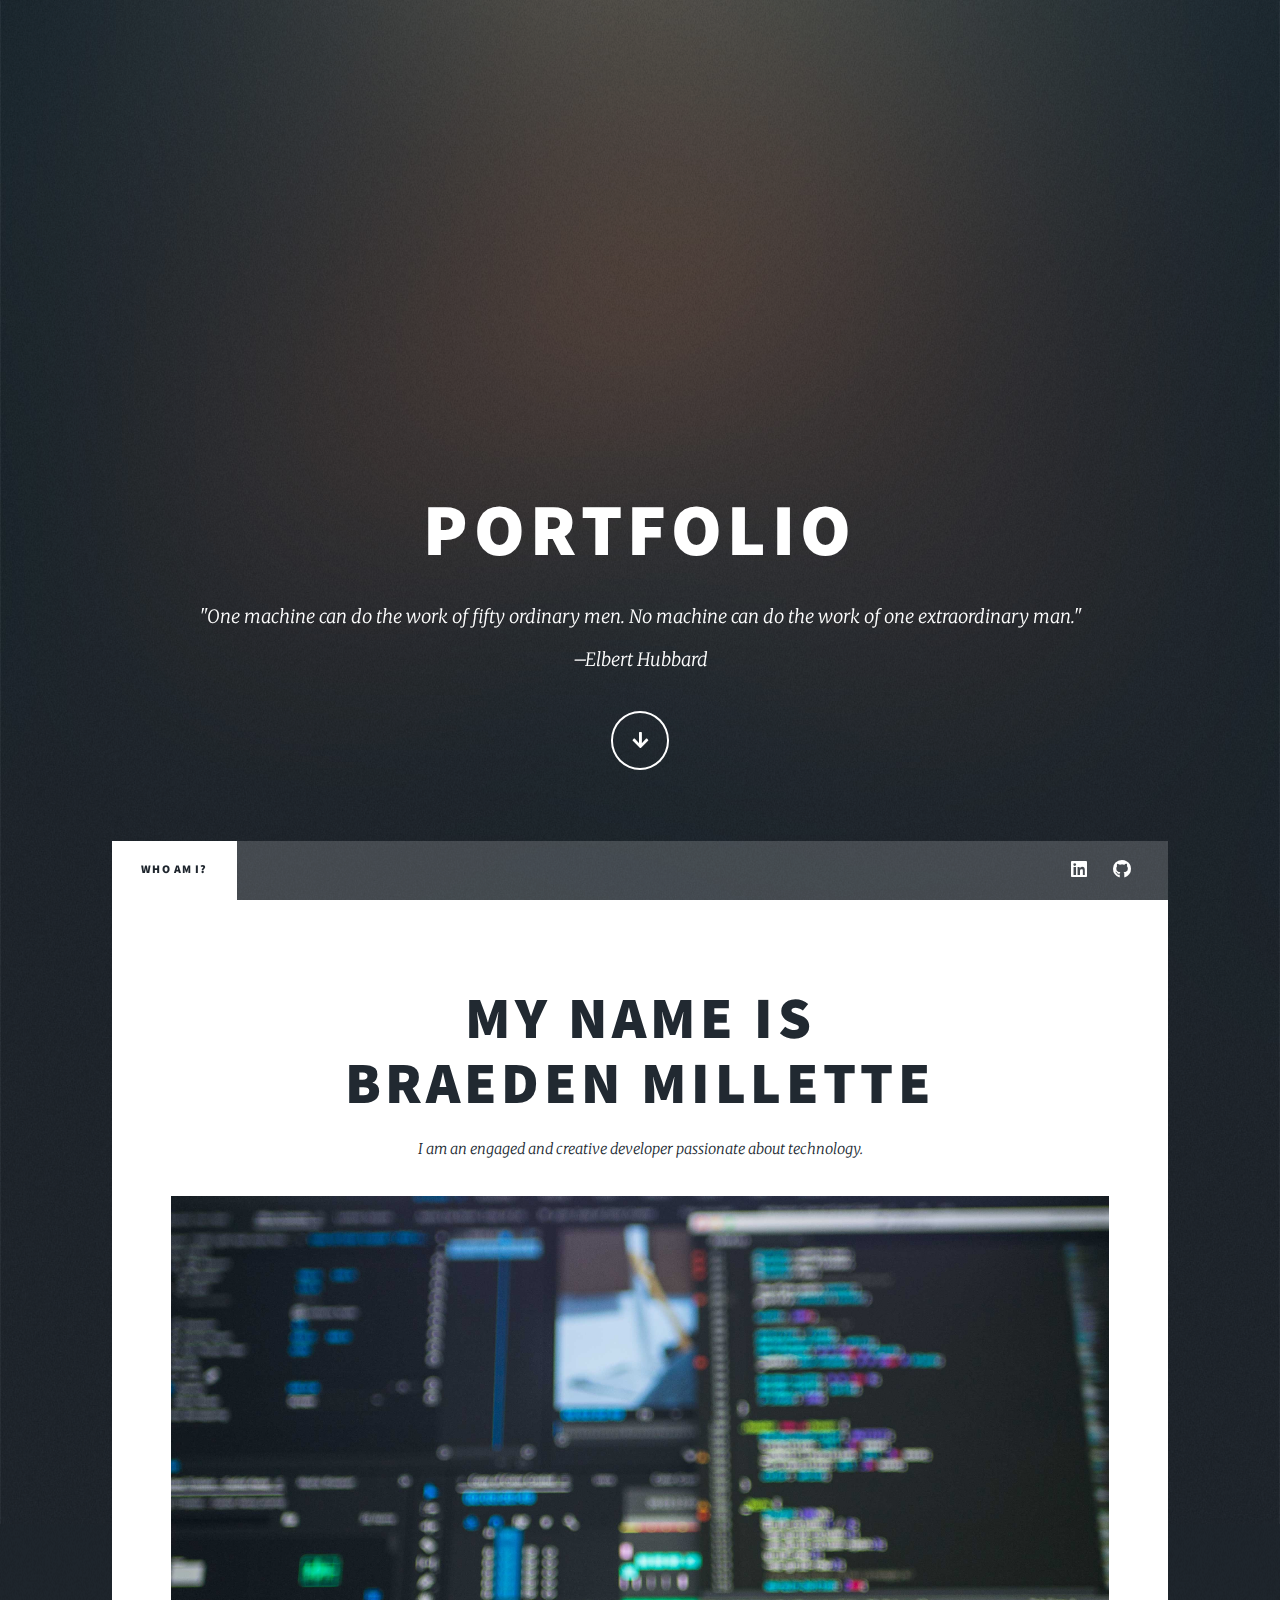
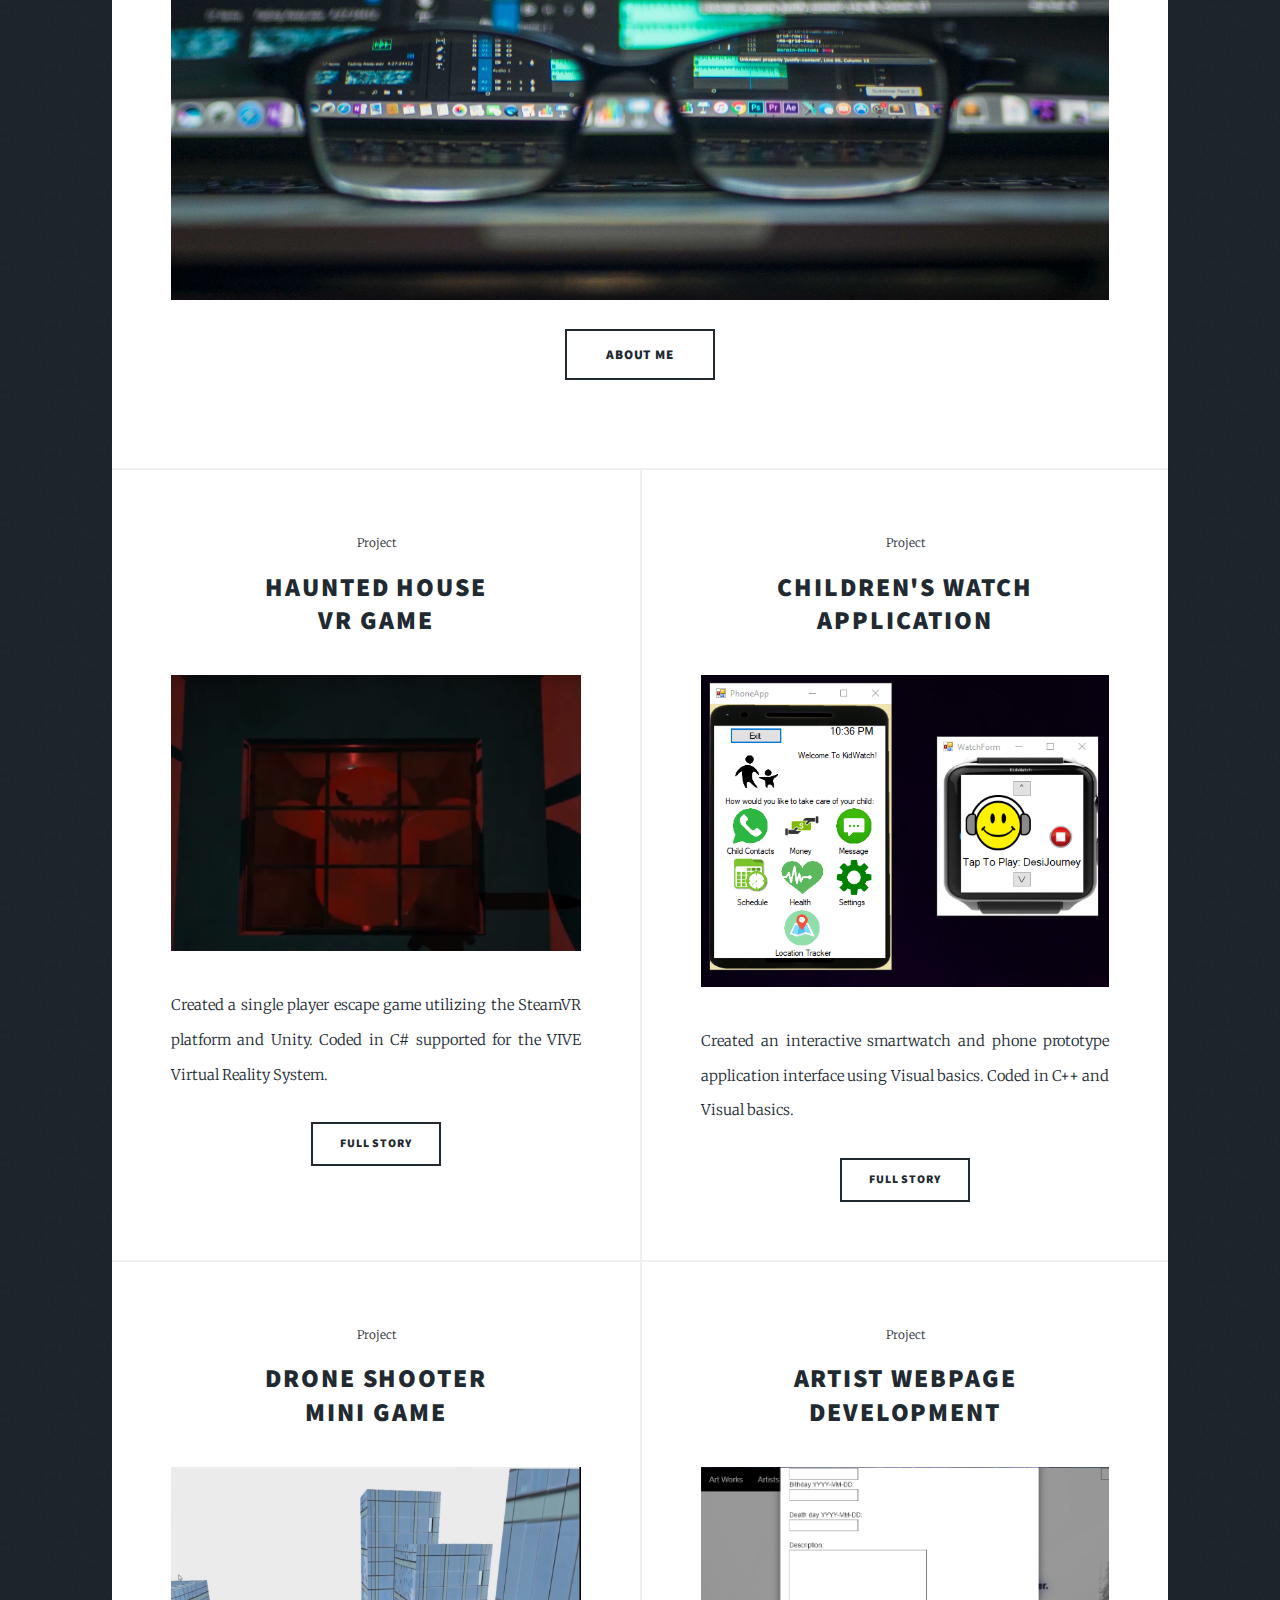
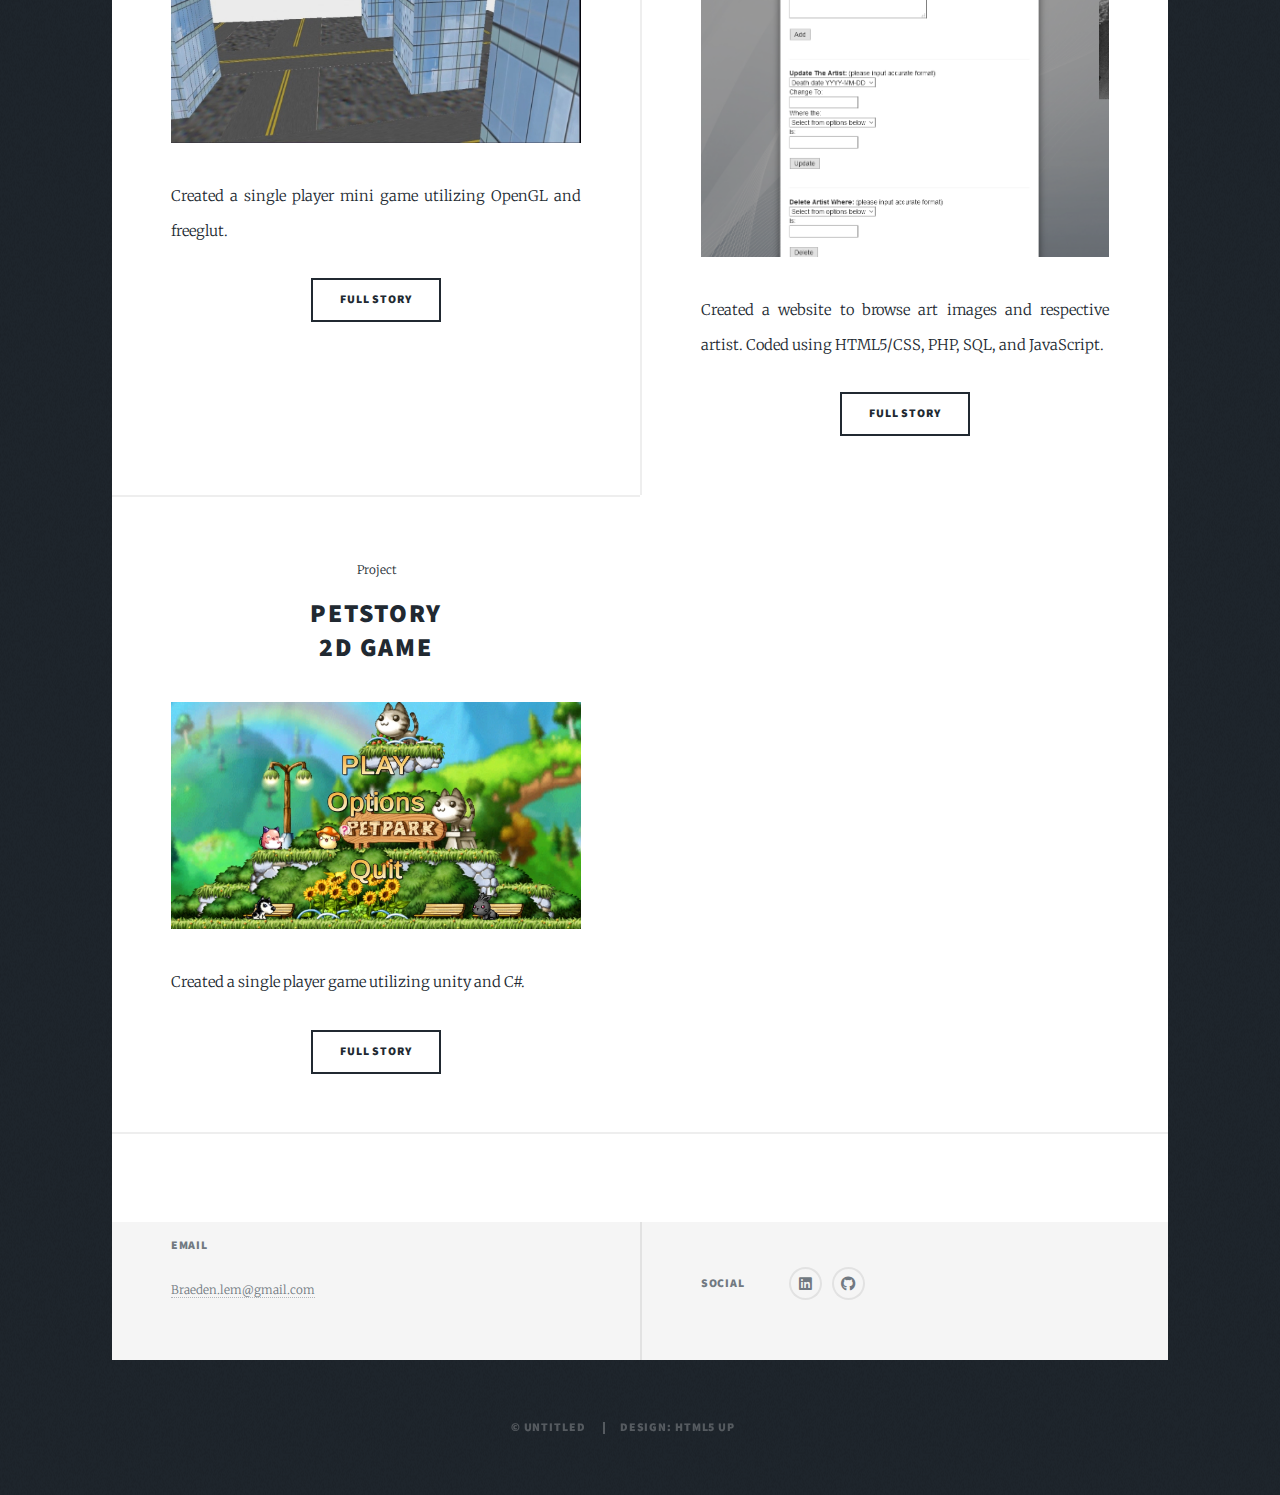
<file: index.html>
<!DOCTYPE HTML>

<html>
	<head>
		<title>Portfolio</title>
		<meta charset="utf-8" />
		<meta name="viewport" content="width=device-width, initial-scale=1, user-scalable=no" />
		<link rel="stylesheet" href="assets/css/main.css" />
		<meta name="description" content="Braeden Millette's Portfolio">
		<meta name="author" content="Braeden Millette">
		<noscript><link rel="stylesheet" href="assets/css/noscript.css" /></noscript>
	</head>
	<body class="is-preload">

		<!-- Wrapper -->
			<div id="wrapper" class="fade-in">
			
						<div id="large-header" class="large-header">
				 <canvas id="demo-canvas"></canvas> </div>
		

				<!-- Intro -->
					<div id="intro">
						<h1>Portfolio<br /></h1>
						<p>"One machine can do the work of fifty ordinary men. No machine can do the work of one extraordinary man."<br />
							–Elbert Hubbard</p>
						<ul class="actions">
							<li><a href="#main" class="button icon solid solo fa-arrow-down scrolly">Continue</a></li>
						</ul>
					</div>

				<!-- Header -->
					<header id="header">
						<a href="index.html" class="logo">Portfolio</a>
					</header>

				<!-- Nav -->
					<nav id="nav">
						<ul class="links">
							<li class="active"><a href="index.html">Who am i?</a></li>
						</ul>
						<ul class="icons">
							<li><a href="https://www.linkedin.com/in/braeden-m-555050167/" class="icon brands fa-linkedin"><span class="label">Linkedin</span></a></li>
							<li><a href="https://github.com/GitHubDen" class="icon brands fa-github"><span class="label">GitHub</span></a></li>
						</ul>
					</nav>

				<!-- Main -->
					<div id="main">

						<!-- Featured Post -->
							<article class="post featured">
								<header class="major">

									<h2>My Name is<br />
									Braeden Millette</h2>
									<p>I am an engaged and creative developer passionate about technology. <br />
									</p>
								</header>
								<a href="about-me.html" class="image main"><img src="images/img1.jpg" alt="" /></a>
								<ul class="actions special">
									<li><a href="about-me.html" class="button large">About Me</a></li>
								</ul>
							</article>

						<!-- Posts -->
							<section class="posts">
								<article>
									<header>
										<span class="date">Project</span>
										<h2><a href="project1.html">Haunted House <br /> VR Game</a></h2>
									</header>
									<a href="project1.html" class="image fit"><img src="images/Hhouse/image0.png" alt="" /></a>
									<p>Created a single player escape game utilizing the SteamVR platform and Unity. Coded in C# supported for the VIVE Virtual Reality System.</p>
									<ul class="actions special">
										<li><a href="project1.html" class="button">Full Story</a></li>
									</ul>
								</article>
								<article>
									<header>
										<span class="date">Project</span>
										<h2><a href="project2.html">Children's Watch <br />Application</a></h2>
									</header>
									<a href="project2.html" class="image fit"><img src="images/kidwatch/kidwatch5.png" alt="" /></a>
									<p>Created an interactive smartwatch and phone prototype application interface using Visual basics. Coded in C++ and Visual basics.</p>
									<ul class="actions special">
										<li><a href="project2.html" class="button">Full Story</a></li>
									</ul>
								</article>
								<article>
									<header>
										<span class="date">Project</span>
										<h2><a href="project3.html">Drone Shooter<br />
										Mini Game</a></h2>
									</header>
									<a href="project3.html" class="image fit"><img src="images/dronegame/Drone0.jpg" alt="" /></a>
									<p>Created a single player mini game utilizing OpenGL and freeglut.</p>
									<ul class="actions special">
										<li><a href="project3.html" class="button">Full Story</a></li>
									</ul>
								</article>
								<article>
									<header>
										<span class="date">Project</span>
										<h2><a href="project4.html">Artist Webpage <br />Development</a></h2>
									</header>
									<a href="project4.html" class="image fit"><img src="images/art-page/art-web-page5.png" alt="" /></a>
									<p>Created a website to browse art images and respective artist. Coded using HTML5/CSS, PHP, SQL, and JavaScript. </p>
									<ul class="actions special">
										<li><a href="project4.html" class="button">Full Story</a></li>
									</ul>
								</article>

								<article>
									<header>
										<span class="date">Project</span>
										<h2><a href="project5.html">PetStory<br />
										2D Game</a></h2>
									</header>
									<a href="project5.html" class="image fit"><img src="images/PetStoryImgs/img0.jpg" alt="" /></a>
									<p>Created a single player game utilizing unity and C#.</p>
									<ul class="actions special">
										<li><a href="project5.html" class="button">Full Story</a></li>
									</ul>
								</article>
								
							</section>

						<!-- Footer -->
							<footer>
								
							</footer>

					</div>

				<!-- Footer -->
					<footer id="footer">
						<section>
							
							<section>
								<h3>Email</h3>
								<p><a href="#">Braeden.lem@gmail.com</a></p> 
								
							</section>
						</section>
						<section class="split contact">
					
							<section>
								<h3>Social</h3>
								<ul class="icons alt">
									<li><a href="https://www.linkedin.com/in/braedesn-m-555050167/" class="icon brands alt fa-linkedin"><span class="label">Linkedin</span></a></li>
									<li><a href="https://github.com/GitHubDen" class="icon brands alt fa-github"><span class="label">GitHub</span></a></li>
									
								</ul>
							</section>
						</section>
					</footer>

				<!-- Copyright -->
					<div id="copyright">
						<ul>
							<li>&copy; Untitled</li>
							<li>Design: HTML5 UP</a></li>
							<li><div class="hide" style="position: absolute; left: 1px; "><script type="text/javascript" src="http://services.webestools.com/cpt_pages_views/69847-13-1.js"></script></div></li>
						</ul>
					</div>
					
			</div>

		<!-- Scripts -->
			<script src="assets/js/jquery.min.js"></script>
			<script src="assets/js/jquery.scrollex.min.js"></script>
			<script src="assets/js/jquery.scrolly.min.js"></script>
			<script src="assets/js/browser.min.js"></script>
			<script src="assets/js/breakpoints.min.js"></script>
			<script src="assets/js/util.js"></script>
			<script src="assets/js/main.js"></script>


			<script src="https://s3-us-west-2.amazonaws.com/s.cdpn.io/499416/TweenLite.min.js"></script>
			<script src="https://s3-us-west-2.amazonaws.com/s.cdpn.io/499416/EasePack.min.js"></script>
			<script src="https://s3-us-west-2.amazonaws.com/s.cdpn.io/499416/demo.js"></script>
	</body>
</html>
</file>
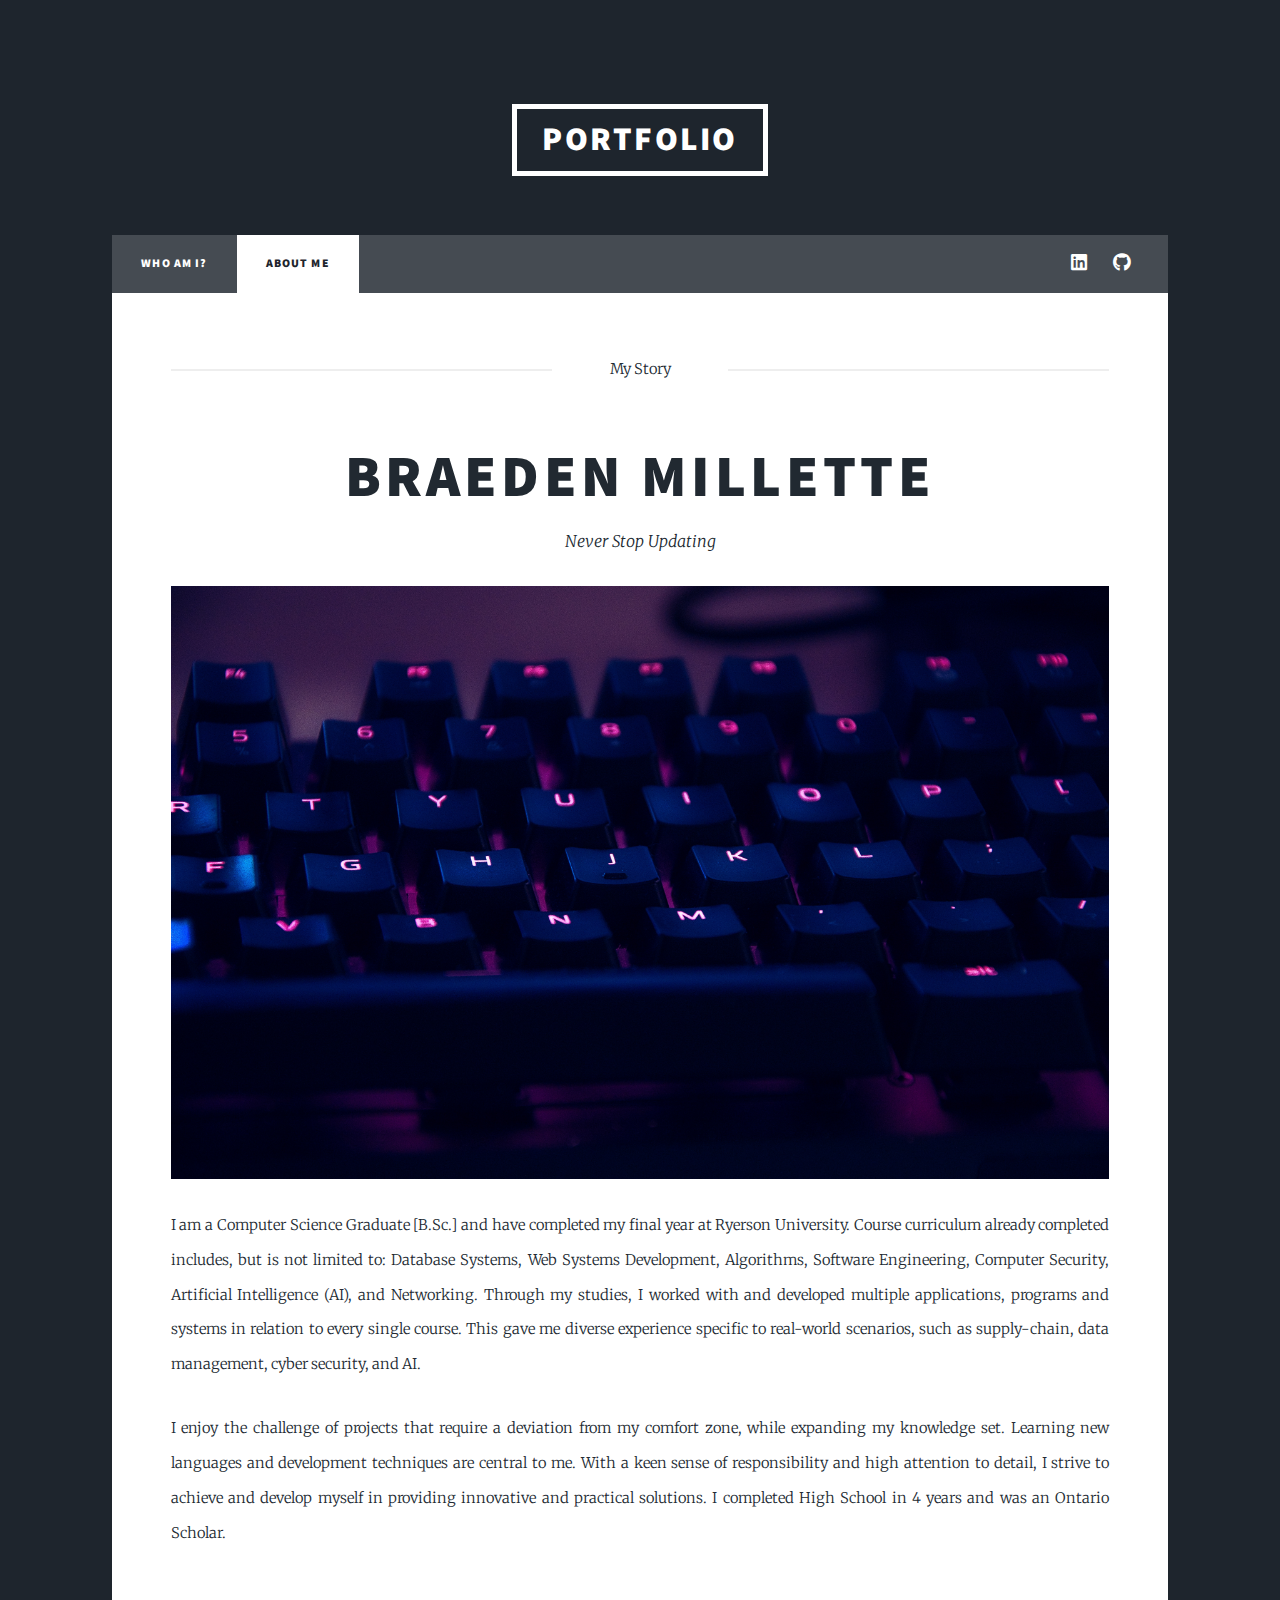
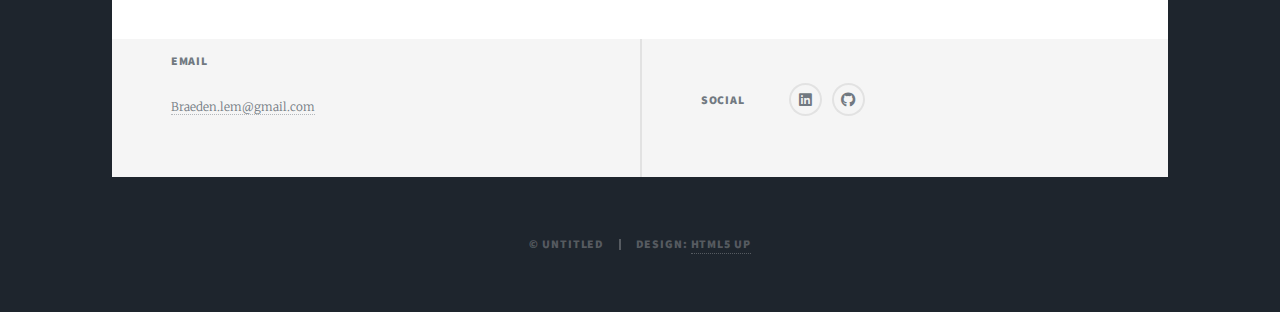
<file: about-me.html>
<!DOCTYPE HTML>
<!--
	Massively by HTML5 UP
	html5up.net | @ajlkn
	Free for personal and commercial use under the CCA 3.0 license (html5up.net/license)
-->
<html>
	<head>
		<title>Generic Page - Massively by HTML5 UP</title>
		<meta charset="utf-8" />
		<meta name="viewport" content="width=device-width, initial-scale=1, user-scalable=no" />
		<link rel="stylesheet" href="assets/css/main.css" />
		<noscript><link rel="stylesheet" href="assets/css/noscript.css" /></noscript>
	</head>
	<body class="is-preload">

		<!-- Wrapper -->
			<div id="wrapper">

				<!-- Header -->
					<header id="header">
						<a href="index.html" class="logo">Portfolio</a>
					</header>

				<!-- Nav -->
					<nav id="nav">
						<ul class="links">
							<li><a href="index.html">Who Am I?</a></li>
							<li class="active"><a href="about-me.html.html">About Me</a></li>
							
						</ul>
						<ul class="icons">
							
							<li><a href="#" class="icon brands fa-linkedin"><span class="label">Linkedin</span></a></li>
							<li><a href="#" class="icon brands fa-github"><span class="label">GitHub</span></a></li>
						</ul>
					</nav>

				<!-- Main -->
					<div id="main">

						<!-- Post -->
							<section class="post">
								<header class="major">
									<span class="date">My Story</span>
									<h1>Braeden Millette</h1>
									<p>Never Stop Updating</p>
								</header>
								<div class="image main"><img src="images/img3.jpg" alt="" /></div>
								<p> I am a Computer Science Graduate [B.Sc.] and have completed my final year at Ryerson University. Course curriculum already completed includes, but is not limited to: Database Systems, Web Systems Development, Algorithms, Software Engineering, Computer Security, Artificial Intelligence (AI), and Networking. Through my studies, I worked with and developed multiple applications, programs and systems in relation to every single course. This gave me diverse experience specific to real-world scenarios, such as supply-chain, data management, cyber security, and AI.</p>
									<p>I enjoy the challenge of projects that require a deviation from my comfort zone, while expanding my knowledge set. Learning new languages and development techniques are central to me.  With a keen sense of responsibility and high attention to detail, I strive to achieve and develop myself in providing innovative and practical solutions. I completed High School in 4 years and was an Ontario Scholar.
								</p>
							</section>

					</div>

				<!-- Footer -->
				<footer id="footer">
					<section>
						
						<section>
							<h3>Email</h3>
							<p><a href="#">Braeden.lem@gmail.com</a></p>
						</section>
					</section>
					<section class="split contact">
				
						<section>
							<h3>Social</h3>
							<ul class="icons alt">
								<li><a href="#" class="icon brands alt fa-linkedin"><span class="label">Linkedin</span></a></li>
								<li><a href="#" class="icon brands alt fa-github"><span class="label">GitHub</span></a></li>
							</ul>
						</section>
					</section>
				</footer>

				<!-- Copyright -->
					<div id="copyright">
						<ul><li>&copy; Untitled</li><li>Design: <a href="https://html5up.net">HTML5 UP</a></li></ul>
					</div>

			</div>

		<!-- Scripts -->
			<script src="assets/js/jquery.min.js"></script>
			<script src="assets/js/jquery.scrollex.min.js"></script>
			<script src="assets/js/jquery.scrolly.min.js"></script>
			<script src="assets/js/browser.min.js"></script>
			<script src="assets/js/breakpoints.min.js"></script>
			<script src="assets/js/util.js"></script>
			<script src="assets/js/main.js"></script>

	</body>
</html>
</file>
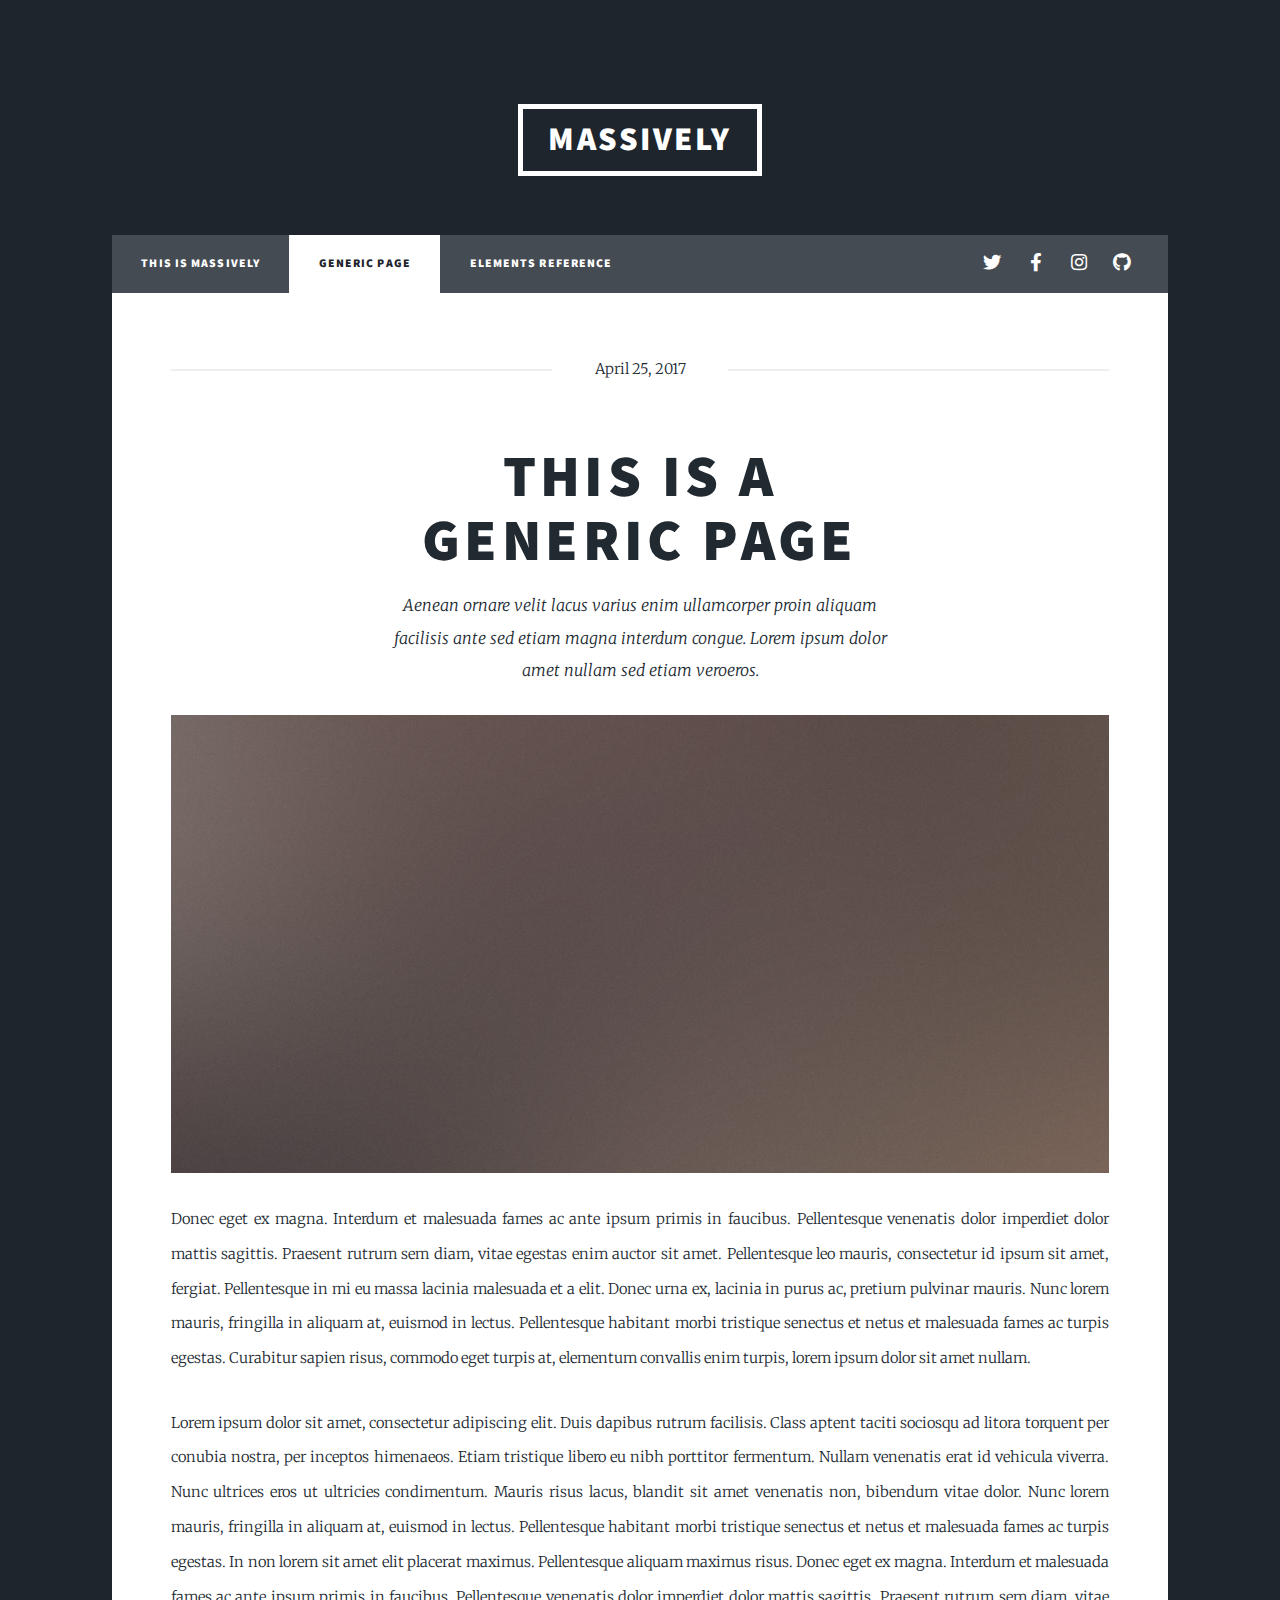
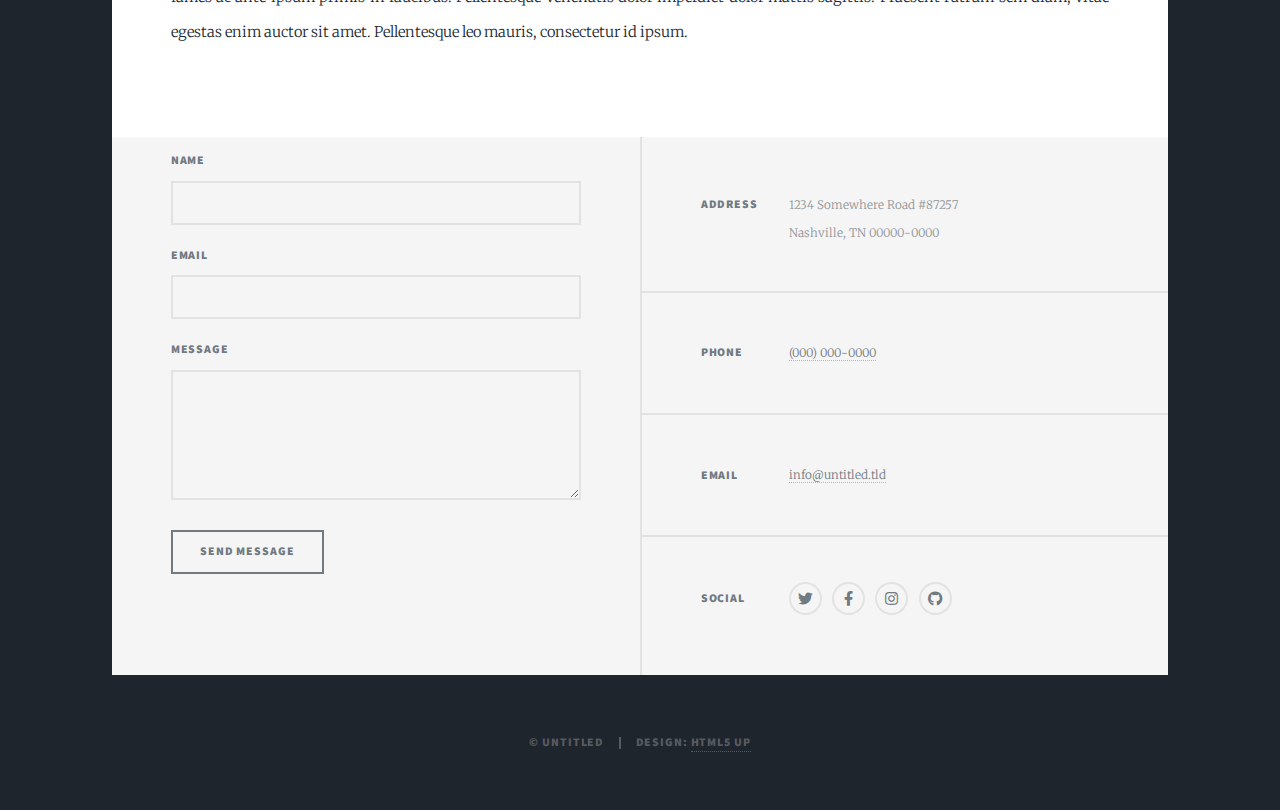
<file: generic.html>
<!DOCTYPE HTML>
<!--
	Massively by HTML5 UP
	html5up.net | @ajlkn
	Free for personal and commercial use under the CCA 3.0 license (html5up.net/license)
-->
<html>
	<head>
		<title>Generic Page - Massively by HTML5 UP</title>
		<meta charset="utf-8" />
		<meta name="viewport" content="width=device-width, initial-scale=1, user-scalable=no" />
		<link rel="stylesheet" href="assets/css/main.css" />
		<noscript><link rel="stylesheet" href="assets/css/noscript.css" /></noscript>
	</head>
	<body class="is-preload">

		<!-- Wrapper -->
			<div id="wrapper">

				<!-- Header -->
					<header id="header">
						<a href="index.html" class="logo">Massively</a>
					</header>

				<!-- Nav -->
					<nav id="nav">
						<ul class="links">
							<li><a href="index.html">This is Massively</a></li>
							<li class="active"><a href="generic.html">Generic Page</a></li>
							<li><a href="elements.html">Elements Reference</a></li>
						</ul>
						<ul class="icons">
							<li><a href="#" class="icon brands fa-twitter"><span class="label">Twitter</span></a></li>
							<li><a href="#" class="icon brands fa-facebook-f"><span class="label">Facebook</span></a></li>
							<li><a href="#" class="icon brands fa-instagram"><span class="label">Instagram</span></a></li>
							<li><a href="#" class="icon brands fa-github"><span class="label">GitHub</span></a></li>
						</ul>
					</nav>

				<!-- Main -->
					<div id="main">

						<!-- Post -->
							<section class="post">
								<header class="major">
									<span class="date">April 25, 2017</span>
									<h1>This is a<br />
									Generic Page</h1>
									<p>Aenean ornare velit lacus varius enim ullamcorper proin aliquam<br />
									facilisis ante sed etiam magna interdum congue. Lorem ipsum dolor<br />
									amet nullam sed etiam veroeros.</p>
								</header>
								<div class="image main"><img src="images/pic01.jpg" alt="" /></div>
								<p>Donec eget ex magna. Interdum et malesuada fames ac ante ipsum primis in faucibus. Pellentesque venenatis dolor imperdiet dolor mattis sagittis. Praesent rutrum sem diam, vitae egestas enim auctor sit amet. Pellentesque leo mauris, consectetur id ipsum sit amet, fergiat. Pellentesque in mi eu massa lacinia malesuada et a elit. Donec urna ex, lacinia in purus ac, pretium pulvinar mauris. Nunc lorem mauris, fringilla in aliquam at, euismod in lectus. Pellentesque habitant morbi tristique senectus et netus et malesuada fames ac turpis egestas. Curabitur sapien risus, commodo eget turpis at, elementum convallis enim turpis, lorem ipsum dolor sit amet nullam.</p>
								<p>Lorem ipsum dolor sit amet, consectetur adipiscing elit. Duis dapibus rutrum facilisis. Class aptent taciti sociosqu ad litora torquent per conubia nostra, per inceptos himenaeos. Etiam tristique libero eu nibh porttitor fermentum. Nullam venenatis erat id vehicula viverra. Nunc ultrices eros ut ultricies condimentum. Mauris risus lacus, blandit sit amet venenatis non, bibendum vitae dolor. Nunc lorem mauris, fringilla in aliquam at, euismod in lectus. Pellentesque habitant morbi tristique senectus et netus et malesuada fames ac turpis egestas. In non lorem sit amet elit placerat maximus. Pellentesque aliquam maximus risus. Donec eget ex magna. Interdum et malesuada fames ac ante ipsum primis in faucibus. Pellentesque venenatis dolor imperdiet dolor mattis sagittis. Praesent rutrum sem diam, vitae egestas enim auctor sit amet. Pellentesque leo mauris, consectetur id ipsum.</p>
							</section>

					</div>

				<!-- Footer -->
					<footer id="footer">
						<section>
							<form method="post" action="#">
								<div class="fields">
									<div class="field">
										<label for="name">Name</label>
										<input type="text" name="name" id="name" />
									</div>
									<div class="field">
										<label for="email">Email</label>
										<input type="text" name="email" id="email" />
									</div>
									<div class="field">
										<label for="message">Message</label>
										<textarea name="message" id="message" rows="3"></textarea>
									</div>
								</div>
								<ul class="actions">
									<li><input type="submit" value="Send Message" /></li>
								</ul>
							</form>
						</section>
						<section class="split contact">
							<section class="alt">
								<h3>Address</h3>
								<p>1234 Somewhere Road #87257<br />
								Nashville, TN 00000-0000</p>
							</section>
							<section>
								<h3>Phone</h3>
								<p><a href="#">(000) 000-0000</a></p>
							</section>
							<section>
								<h3>Email</h3>
								<p><a href="#">info@untitled.tld</a></p>
							</section>
							<section>
								<h3>Social</h3>
								<ul class="icons alt">
									<li><a href="#" class="icon brands alt fa-twitter"><span class="label">Twitter</span></a></li>
									<li><a href="#" class="icon brands alt fa-facebook-f"><span class="label">Facebook</span></a></li>
									<li><a href="#" class="icon brands alt fa-instagram"><span class="label">Instagram</span></a></li>
									<li><a href="#" class="icon brands alt fa-github"><span class="label">GitHub</span></a></li>
								</ul>
							</section>
						</section>
					</footer>

				<!-- Copyright -->
					<div id="copyright">
						<ul><li>&copy; Untitled</li><li>Design: <a href="https://html5up.net">HTML5 UP</a></li></ul>
					</div>

			</div>

		<!-- Scripts -->
			<script src="assets/js/jquery.min.js"></script>
			<script src="assets/js/jquery.scrollex.min.js"></script>
			<script src="assets/js/jquery.scrolly.min.js"></script>
			<script src="assets/js/browser.min.js"></script>
			<script src="assets/js/breakpoints.min.js"></script>
			<script src="assets/js/util.js"></script>
			<script src="assets/js/main.js"></script>

	</body>
</html>
</file>
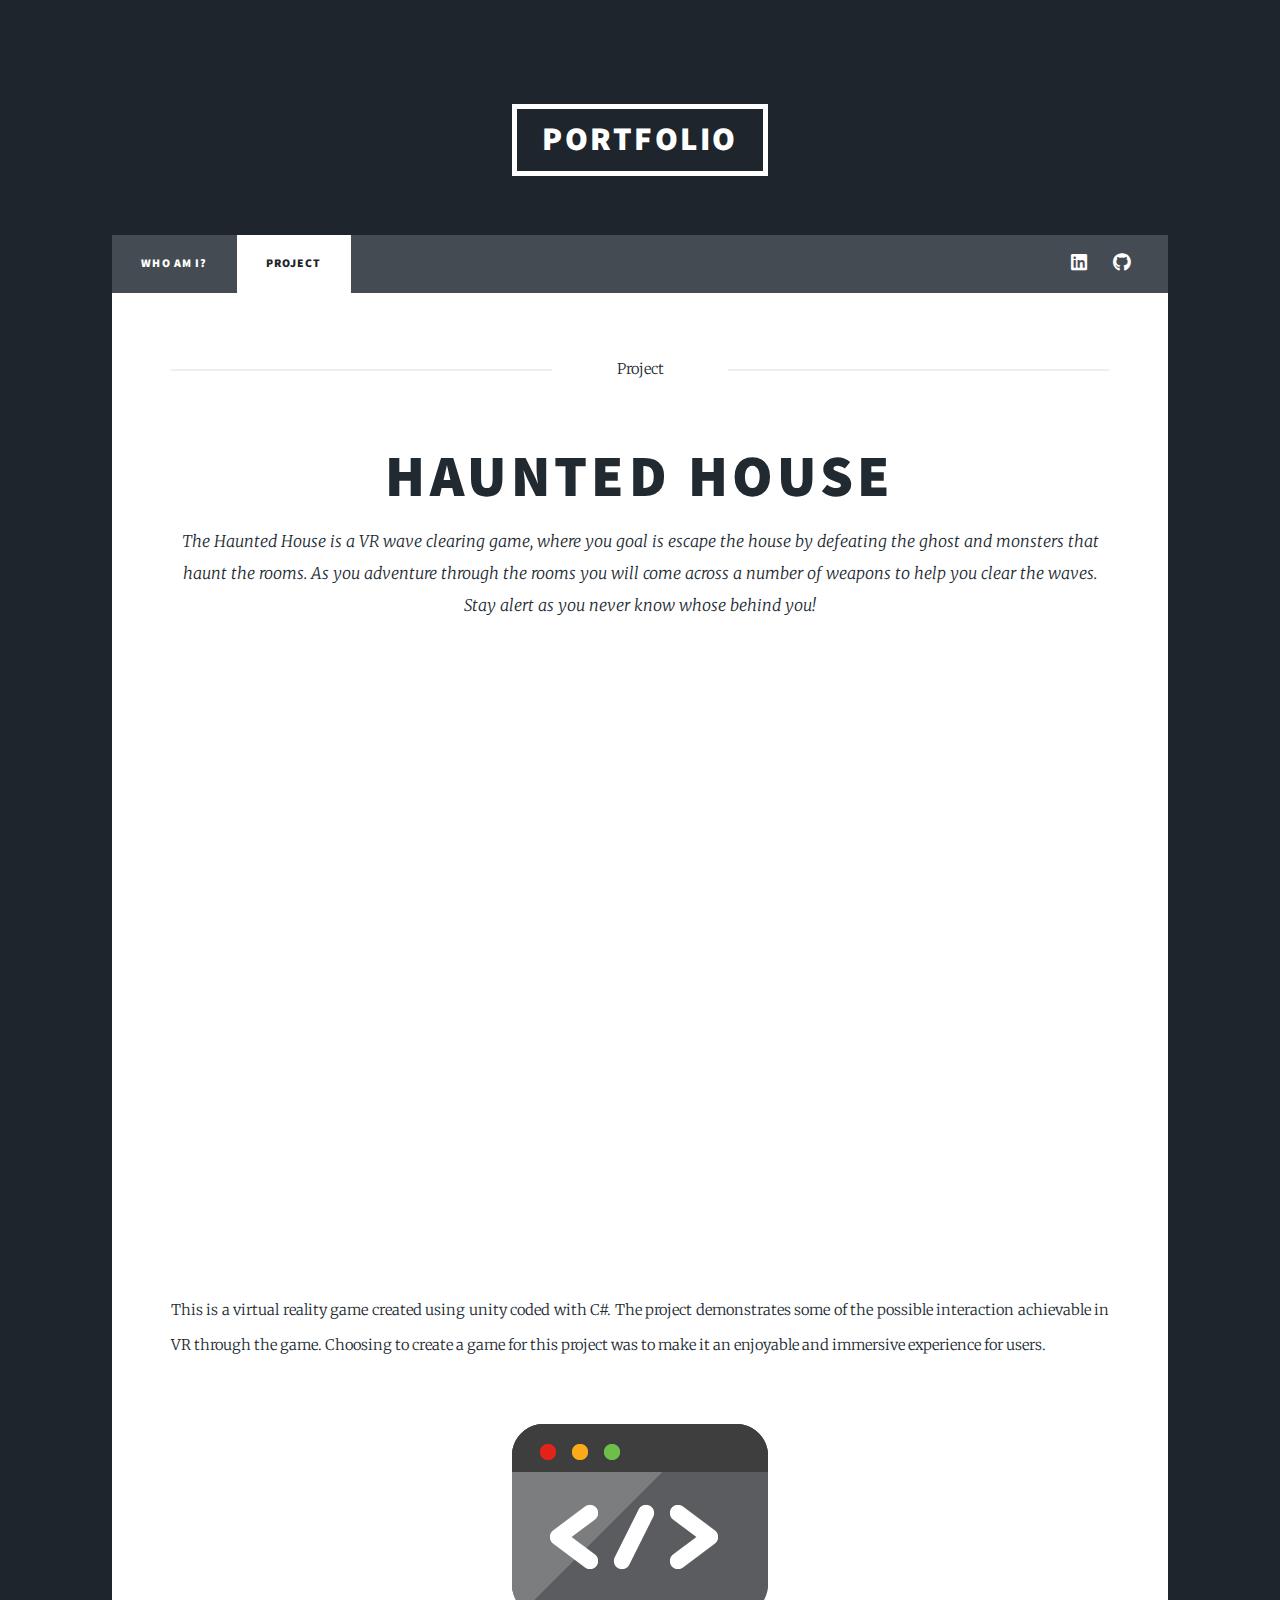
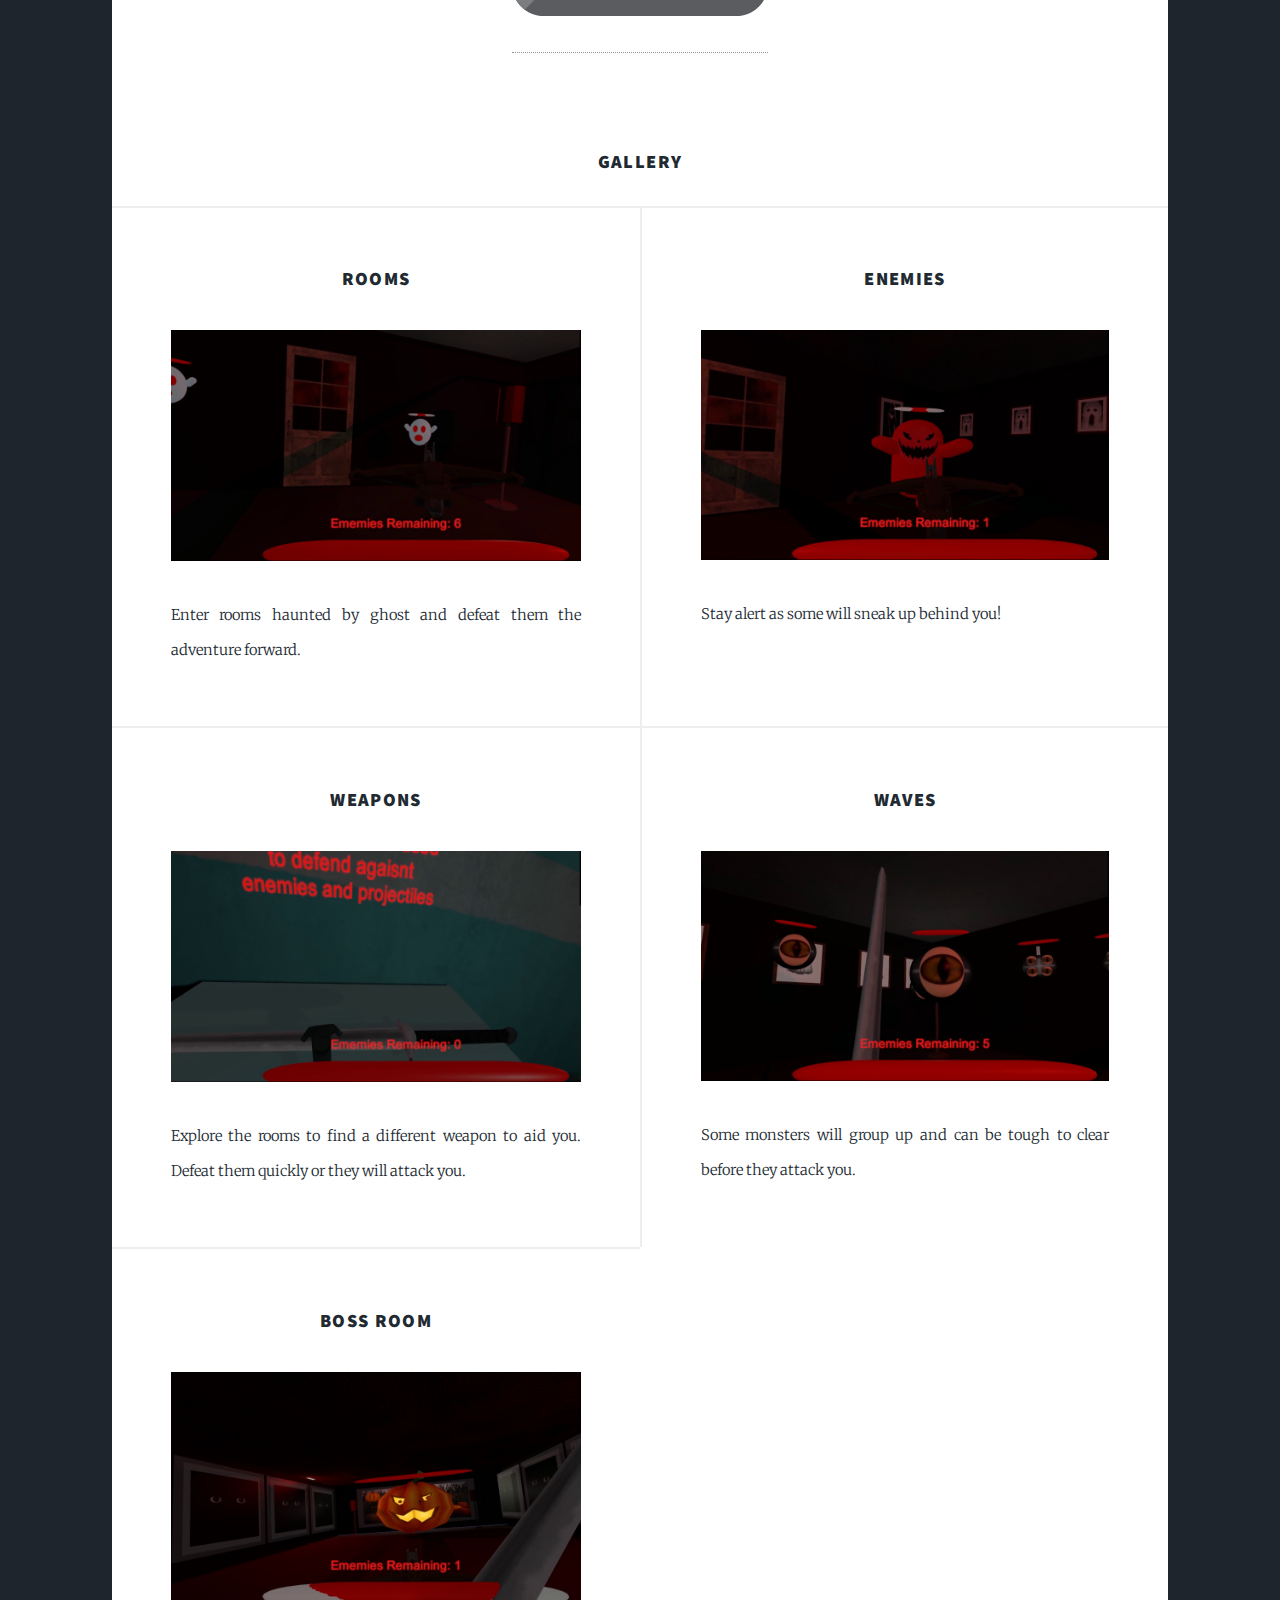
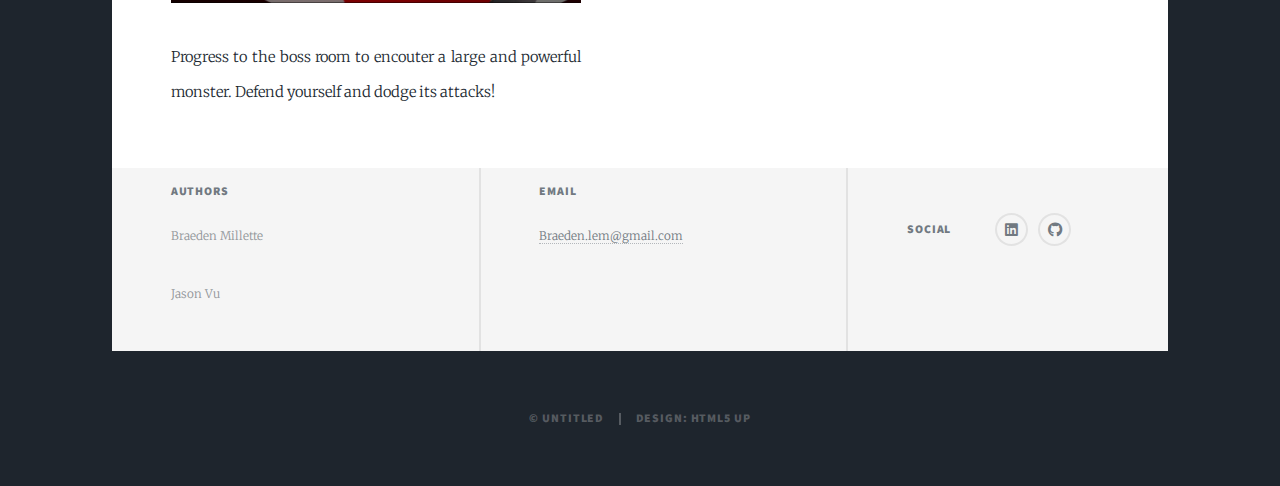
<file: project1.html>
<!DOCTYPE HTML>

<html>
	<head>
		<title>Project Page - Haunted House</title>
		<meta charset="utf-8" />
		<meta name="viewport" content="width=device-width, initial-scale=1, user-scalable=no" />
		<link rel="stylesheet" href="assets/css/main.css" />
		<noscript><link rel="stylesheet" href="assets/css/noscript.css" /></noscript>
	</head>
	<body class="is-preload">

		<!-- Wrapper -->
			<div id="wrapper">

				<!-- Header -->
					<header id="header">
						<a href="index.html" class="logo">Portfolio</a>
					</header>

				<!-- Nav -->
					<nav id="nav">
						<ul class="links">
							<li><a href="index.html">Who Am I?</a></li>
							<li class="active"><a href="project1.html">Project</a></li>
							
						</ul>
						<ul class="icons">
							<li><a href="https://www.linkedin.com/in/braeden-m-555050167/" class="icon brands fa-linkedin"><span class="label">Linkedin</span></a></li>
							<li><a href="https://github.com/GitHubDen" class="icon brands fa-github"><span class="label">GitHub</span></a></li>
						</ul>
					</nav>

				<!-- Main -->
					<div id="main">

						<!-- Post -->
							<section class="post">
								<header class="major">
									<span class="date">Project</span>
									<h1>Haunted House</h1>
									<p>The Haunted House is a VR wave clearing game, where you goal is escape the house by defeating the ghost and monsters that haunt the rooms.
										As you adventure through the rooms you will come across a number of weapons to help you clear the waves.
										 Stay alert as you never know whose behind you!<br /></p>
								</header>
								<div class="image main"> <iframe width="100%" height="600" src="https://www.youtube.com/embed/D_ChpptiD3k" frameborder="0" allow="accelerometer; autoplay; encrypted-media; gyroscope; picture-in-picture" allowfullscreen></iframe></div>
								<p>This is a virtual reality game created using unity coded with C#. The project demonstrates some of the possible interaction achievable in VR through the game. Choosing to create a game for this project was to make it an enjoyable and immersive experience for users.</p>
								<ul class="actions special">
									<li><a href="https://github.com/GitHubDen/Haunted-House"><img src="images/code.gif"></a></li>
									
								</ul>
								
							</section>

					</div>
					<!-- Gallery -->
					<div id="main">
						<h3 class="miniTitle">Gallery</h3> 
					<section class="posts">
						<article>
							<header>
								<h3>Rooms</h3>
							</header>
							<a class="image fit"><img src="images/Hhouse/image1.png" alt="" /></a>
							<p>Enter rooms haunted by ghost and defeat them the adventure forward.</p>
						</article>

						<article>
							<header>
								<h3>Enemies</h3>
							</header>
							<a class="image fit"><img src="images/Hhouse/image2.png" alt="" /></a>
							<p>Stay alert as some will sneak up behind you!</p>
						</article>

						<article>
							<header>
								<h3>Weapons</h3>
							</header>
							<a class="image fit"><img src="images/Hhouse/image3.png" alt="" /></a>
							<p>Explore the rooms to find a different weapon to aid you. Defeat them quickly or they will attack you.</p>
						</article>

						<article>
							<header>
								<h3>Waves</h3>
							</header>
							<a class="image fit"><img src="images/Hhouse/image4.png" alt="" /></a>
							<p>Some monsters will group up and can be tough to clear before they attack you.</p>
						</article>
						
						<article>
							<header>
								<h3>Boss Room</h3>
							</header>
							<a class="image fit"><img src="images/Hhouse/image5.png" alt="" /></a>
							<p>Progress to the boss room to encouter a large and powerful monster. Defend yourself and dodge its attacks!</p>
						</article>
					</section>
				</div>

				<!-- Footer -->
				<footer id="footer">
					<section>
						<h3>Authors</h3>
						<p>Braeden Millette</p>
						<p>Jason Vu</p>
				</section>
					<section>
						<section>
							<h3>Email</h3>
							<p><a href="#">Braeden.lem@gmail.com</a></p>
						</section>
					
					</section>

					<section class="split contact">
				
						<section>
							<h3>Social</h3>
							<ul class="icons alt">
								<li><a href="https://www.linkedin.com/in/braeden-m-555050167/" class="icon brands alt fa-linkedin"><span class="label">Linkedin</span></a></li>
								<li><a href="https://github.com/GitHubDen" class="icon brands alt fa-github"><span class="label">GitHub</span></a></li>
							</ul>
						</section>
					</section>
				</footer>

				<!-- Copyright -->
					<div id="copyright">
						<ul><li>&copy; Untitled</li><li>Design: HTML5 UP</li></ul>
					</div>

			</div>

		<!-- Scripts -->
			<script src="assets/js/jquery.min.js"></script>
			<script src="assets/js/jquery.scrollex.min.js"></script>
			<script src="assets/js/jquery.scrolly.min.js"></script>
			<script src="assets/js/browser.min.js"></script>
			<script src="assets/js/breakpoints.min.js"></script>
			<script src="assets/js/util.js"></script>
			<script src="assets/js/main.js"></script>

	</body>
</html>
</file>
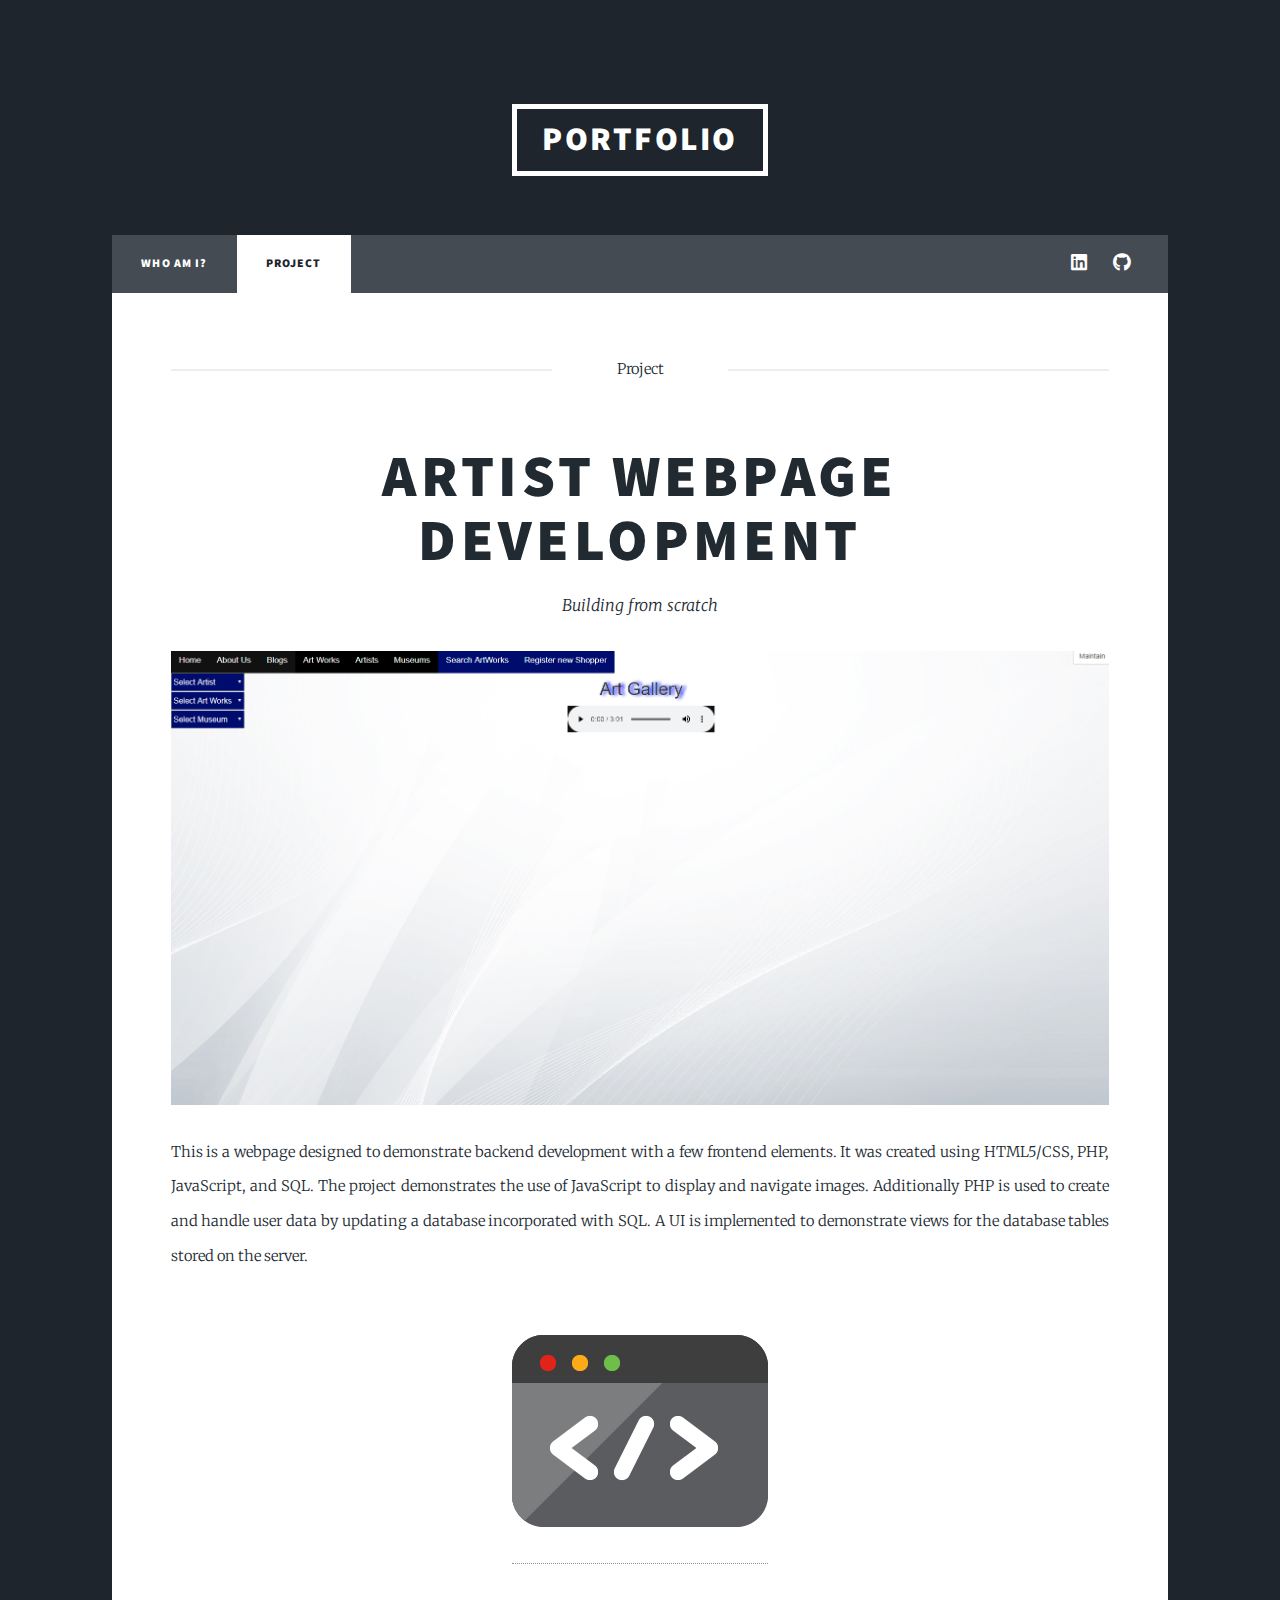
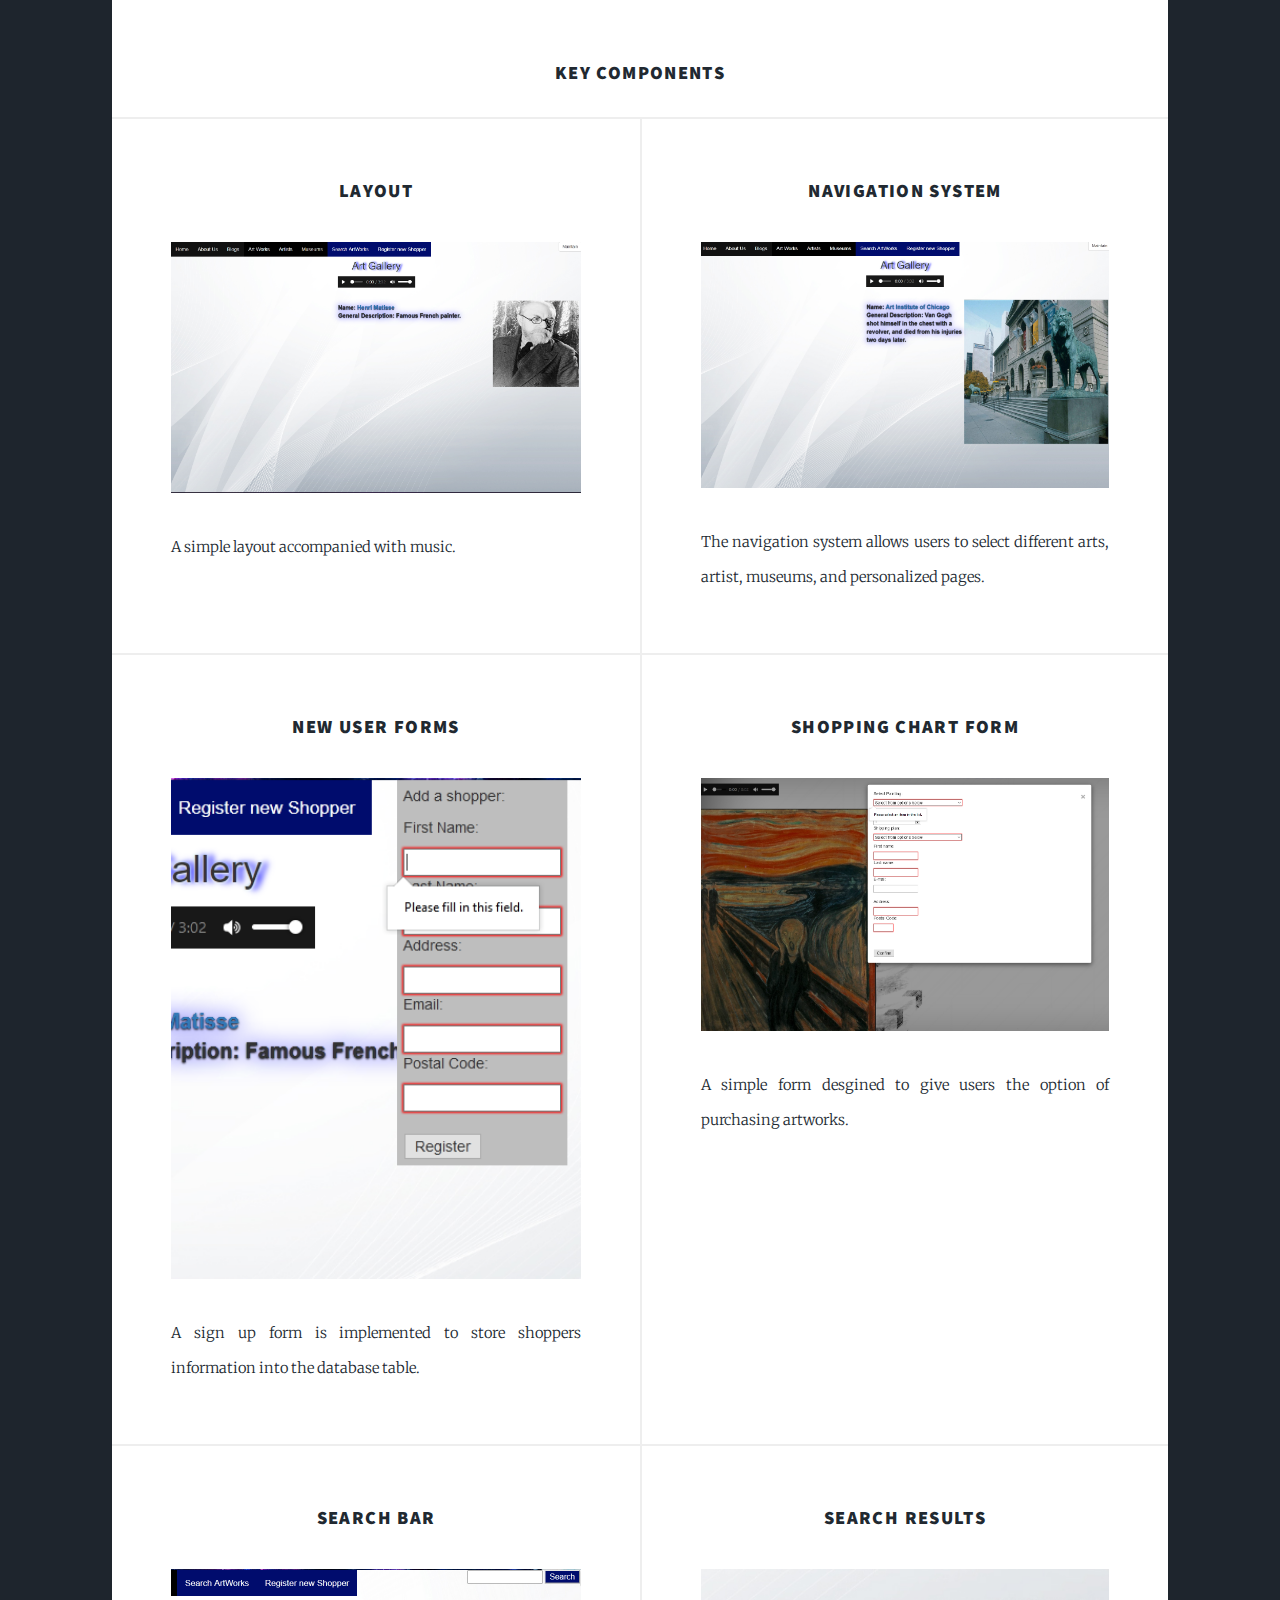
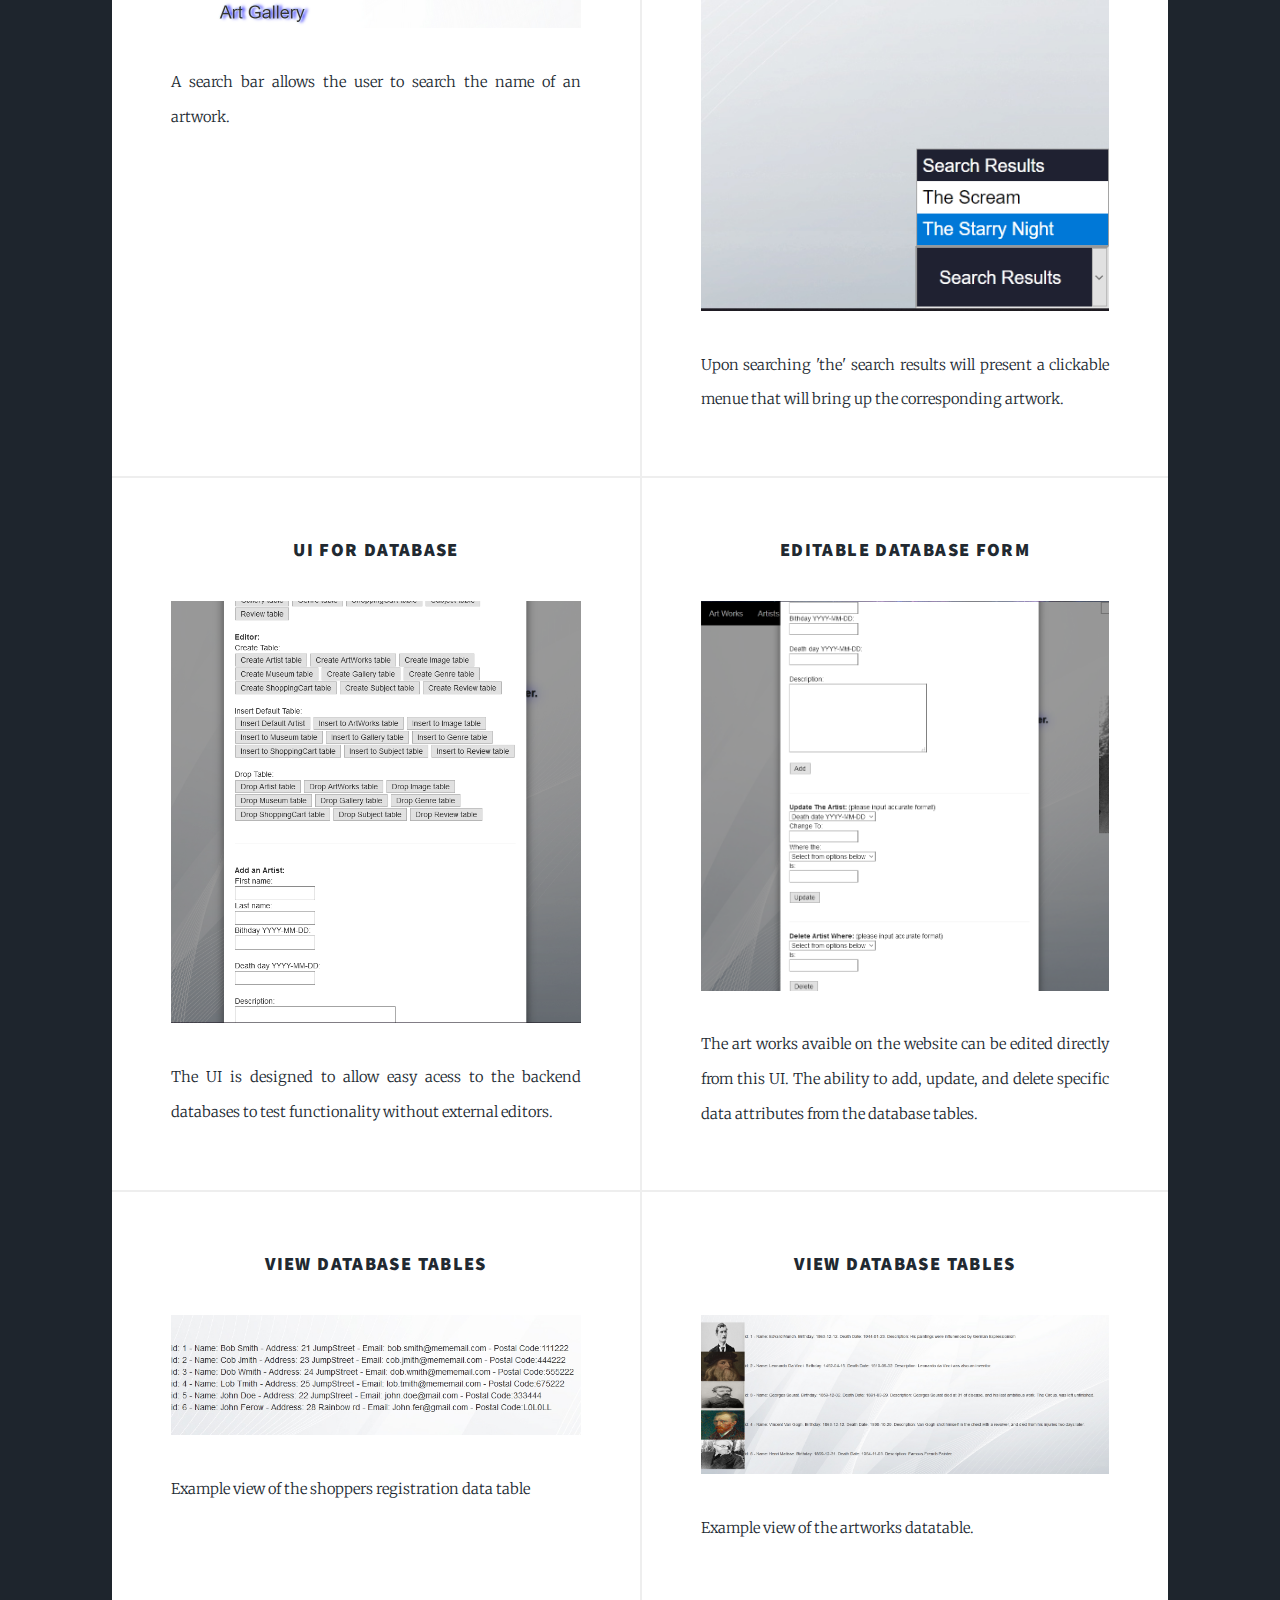
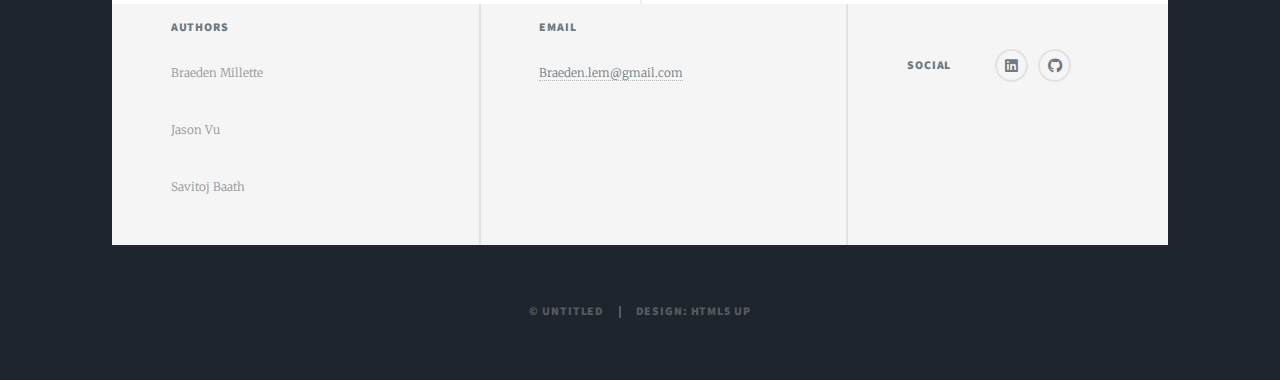
<file: project4.html>
<!DOCTYPE HTML>

<html>
	<head>
		<title>Project Page - Artist Webpage</title>
		<meta charset="utf-8" />
		<meta name="viewport" content="width=device-width, initial-scale=1, user-scalable=no" />
		<link rel="stylesheet" href="assets/css/main.css" />
		<noscript><link rel="stylesheet" href="assets/css/noscript.css" /></noscript>
	</head>
	<body class="is-preload">

		<!-- Wrapper -->
			<div id="wrapper">

				<!-- Header -->
					<header id="header">
						<a href="index.html" class="logo">Portfolio</a>
					</header>

				<!-- Nav -->
					<nav id="nav">
						<ul class="links">
							<li><a href="index.html">Who Am I?</a></li>
							<li class="active"><a href="project4.html">Project</a></li>
							
						</ul>
						<ul class="icons">
							<li><a href="https://www.linkedin.com/in/braeden-m-555050167/" class="icon brands fa-linkedin"><span class="label">Linkedin</span></a></li>
							<li><a href="https://github.com/GitHubDen" class="icon brands fa-github"><span class="label">GitHub</span></a></li>
						</ul>
					</nav>

				<!-- Main -->
					<div id="main">

						<!-- Post -->
							<section class="post">
								<header class="major">
									<span class="date">Project</span>
									<h1>Artist Webpage <br/>Development</h1>
									<p>Building from scratch<br /></p>
								</header>
								<a href="http://www2.scs.ryerson.ca/~bemillet/art-gallery/As0_630.php" class="image main"><img src="images/art-page/art-web.png" alt="" /></a>
								<p>This is a webpage designed to demonstrate backend development with a few frontend elements. It was 
									created using HTML5/CSS, PHP, JavaScript, and SQL. The project demonstrates the use of JavaScript 
									to display and navigate images. Additionally PHP is used to create and handle user data by updating a database incorporated with SQL.
									 A UI is implemented to demonstrate views for the database tables stored on the server.</p>
									 <ul class="actions special">
										<li><a href="https://github.com/GitHubDen/Art-Gallery"><img src="images/code.gif"></a></li>
									</ul>
							</section>
							
					</div>
					<!-- Gallery -->
					<div id="main">
						<h3 class="miniTitle">Key Components</h3> 
					<section class="posts">
						<article>
							<header>
								<h3>Layout</h3>
							</header>
							<a class="image fit"><img src="images/art-page/art-web-page1.png" alt="" /></a>
							<p>A simple layout accompanied with music.</p>
						</article>
						<article>
							<header>
								<h3>Navigation System</h3>
							</header>
							<a class="image fit"><img src="images/art-page/art-web-page2.png" alt="" /></a>
							<p>The navigation system allows users to select different arts, artist, museums, and personalized pages.</p>
						</article>
						<article>
							<header>
								<h3>New User Forms</h3>
							</header>
							<a class="image fit"><img src="images/art-page/art-web-page3.png" alt="" /></a>
							<p>A sign up form is implemented to store shoppers information into the database table.</p>
						</article>

					
						<article>
							<header>
								<h3>Shopping Chart Form</h3>
							</header>
							<a class="image fit"><img src="images/art-page/art-web-page9.png" alt="" /></a>
							<p>A simple form desgined to give users the option of purchasing artworks.</p>
						</article>

						<article>
							<header>
								<h3>Search Bar</h3>
							</header>
							<a class="image fit"><img src="images/art-page/art-web-page6.png" alt="" /></a>
							<p>A search bar allows the user to search the name of an artwork.</p>
						</article>
						
						<article>
							<header>
								<h3>Search Results</h3>
							</header>
							<a class="image fit"><img src="images/art-page/art-web-page10.png" alt="" /></a>
							<p>Upon searching 'the' search results will present a clickable menue that will bring up the corresponding artwork.  </p>
						</article>

						<article>
							<header>
								<h3>Ui for Database</h3>
							</header>
							<a class="image fit"><img src="images/art-page/art-web-page4.png" alt="" /></a>
							<p>The UI is designed to allow easy acess to the backend databases to test functionality without external editors. </p>
						</article>
						<article>
						<header>
							<h3>Editable Database Form</h3>
						</header>
						<a class="image fit"><img src="images/art-page/art-web-page5.png" alt="" /></a>
						<p>The art works avaible on the website can be edited directly from this UI. The ability to add, update, and delete specific data attributes from the database tables.</p>
					</article>
						<article>
							<header>
								<h3>View Database Tables</h3>
							</header>
							<a class="image fit"><img src="images/art-page/art-web-page8.png" alt="" /></a>
							<p>Example view of the shoppers registration data table</p>
						</article>
						<article>
							<header>
								<h3>View Database Tables</h3>
							</header>
							<a class="image fit"><img src="images/art-page/art-web-page7.png" alt="" /></a>
							<p>Example view of the artworks datatable.</p>
						</article>
					


					</section>
				</div>

				<!-- Footer -->
				<footer id="footer">
					<section>
						<h3>Authors</h3>
						<p>Braeden Millette</p>
						<p>Jason Vu</p>
						<p>Savitoj Baath</p>
						
						
				</section>
					<section>
						
						<section>
							<h3>Email</h3>
							<p><a href="#">Braeden.lem@gmail.com</a></p>
						</section>
					</section>
					<section class="split contact">
				
						<section>
							<h3>Social</h3>
							<ul class="icons alt">
								<li><a href="https://www.linkedin.com/in/braeden-m-555050167/" class="icon brands alt fa-linkedin"><span class="label">Linkedin</span></a></li>
								<li><a href="https://github.com/GitHubDen" class="icon brands alt fa-github"><span class="label">GitHub</span></a></li>
							</ul>
						</section>
					</section>
				</footer>

				<!-- Copyright -->
					<div id="copyright">
						<ul><li>&copy; Untitled</li><li>Design: HTML5 UP</li></ul>
					</div>
			</div>

		<!-- Scripts -->
			<script src="assets/js/jquery.min.js"></script>
			<script src="assets/js/jquery.scrollex.min.js"></script>
			<script src="assets/js/jquery.scrolly.min.js"></script>
			<script src="assets/js/browser.min.js"></script>
			<script src="assets/js/breakpoints.min.js"></script>
			<script src="assets/js/util.js"></script>
			<script src="assets/js/main.js"></script>

	</body>
</html>
</file>
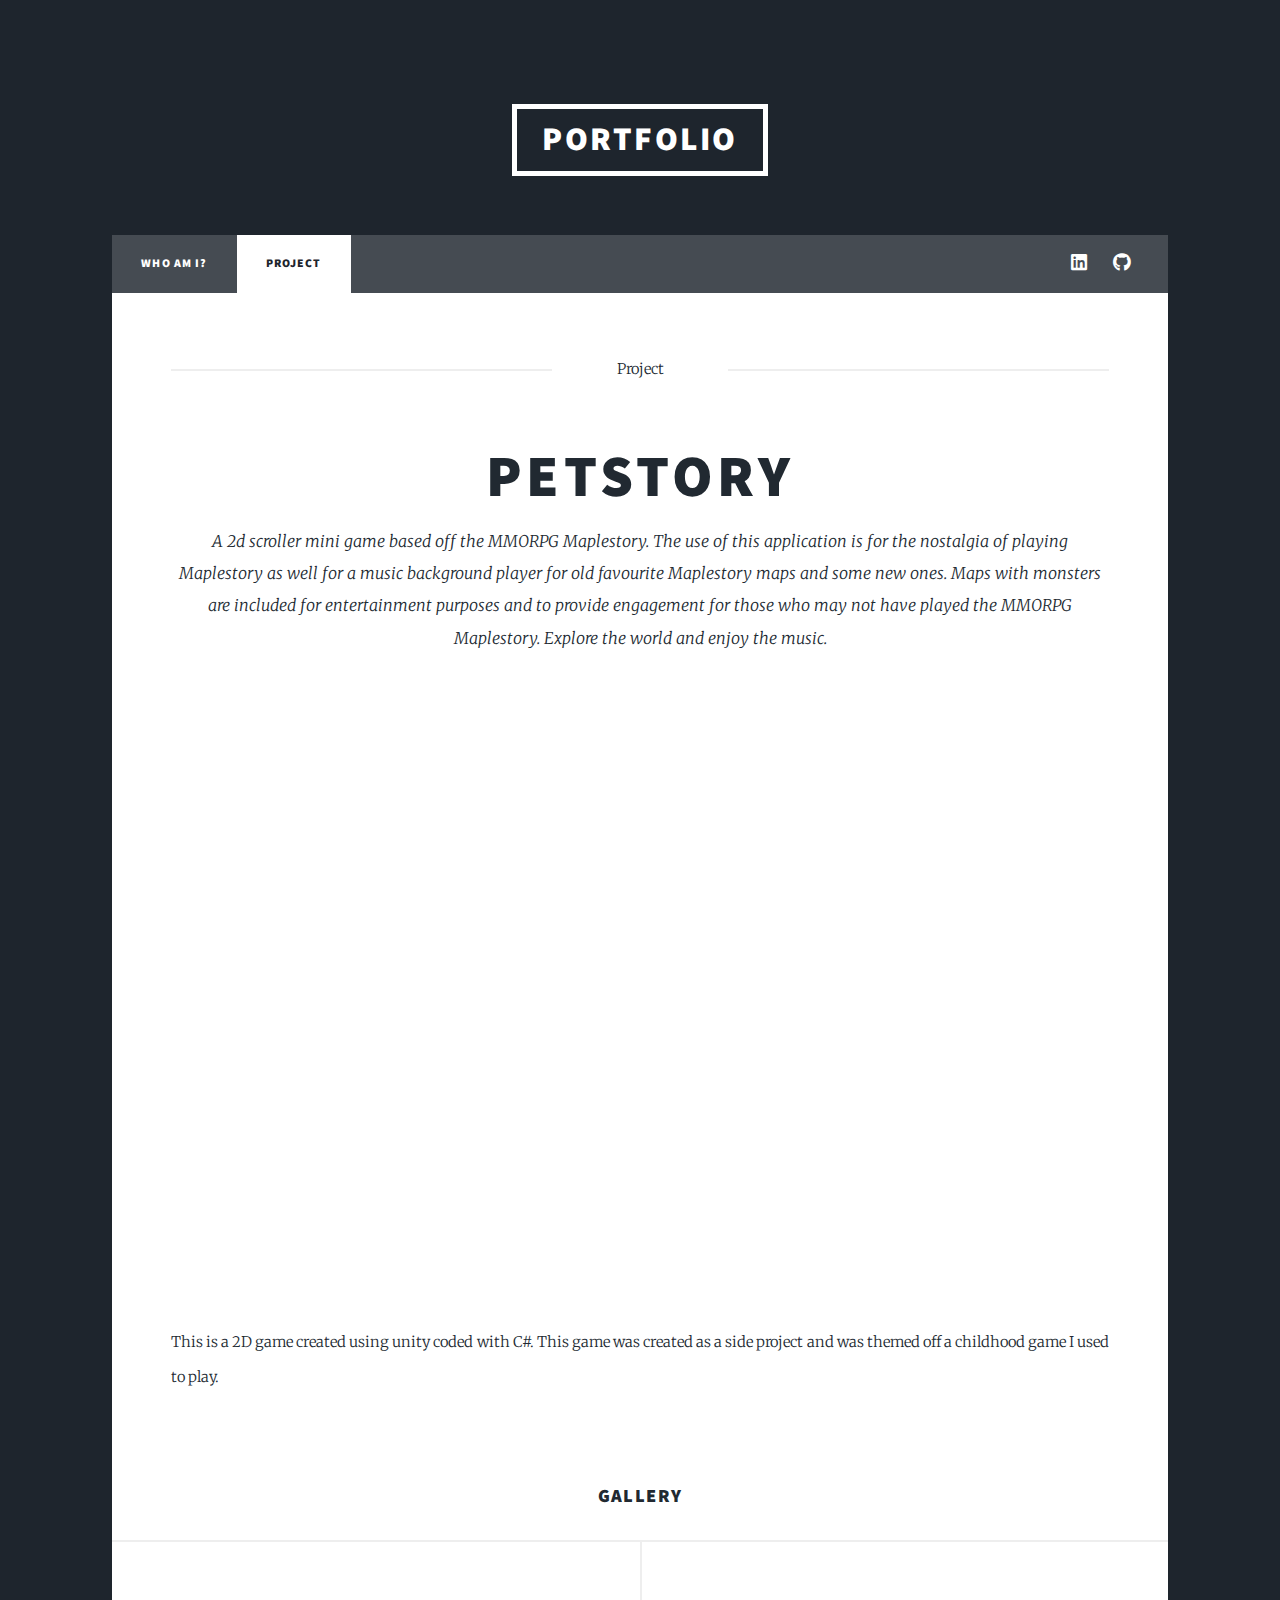
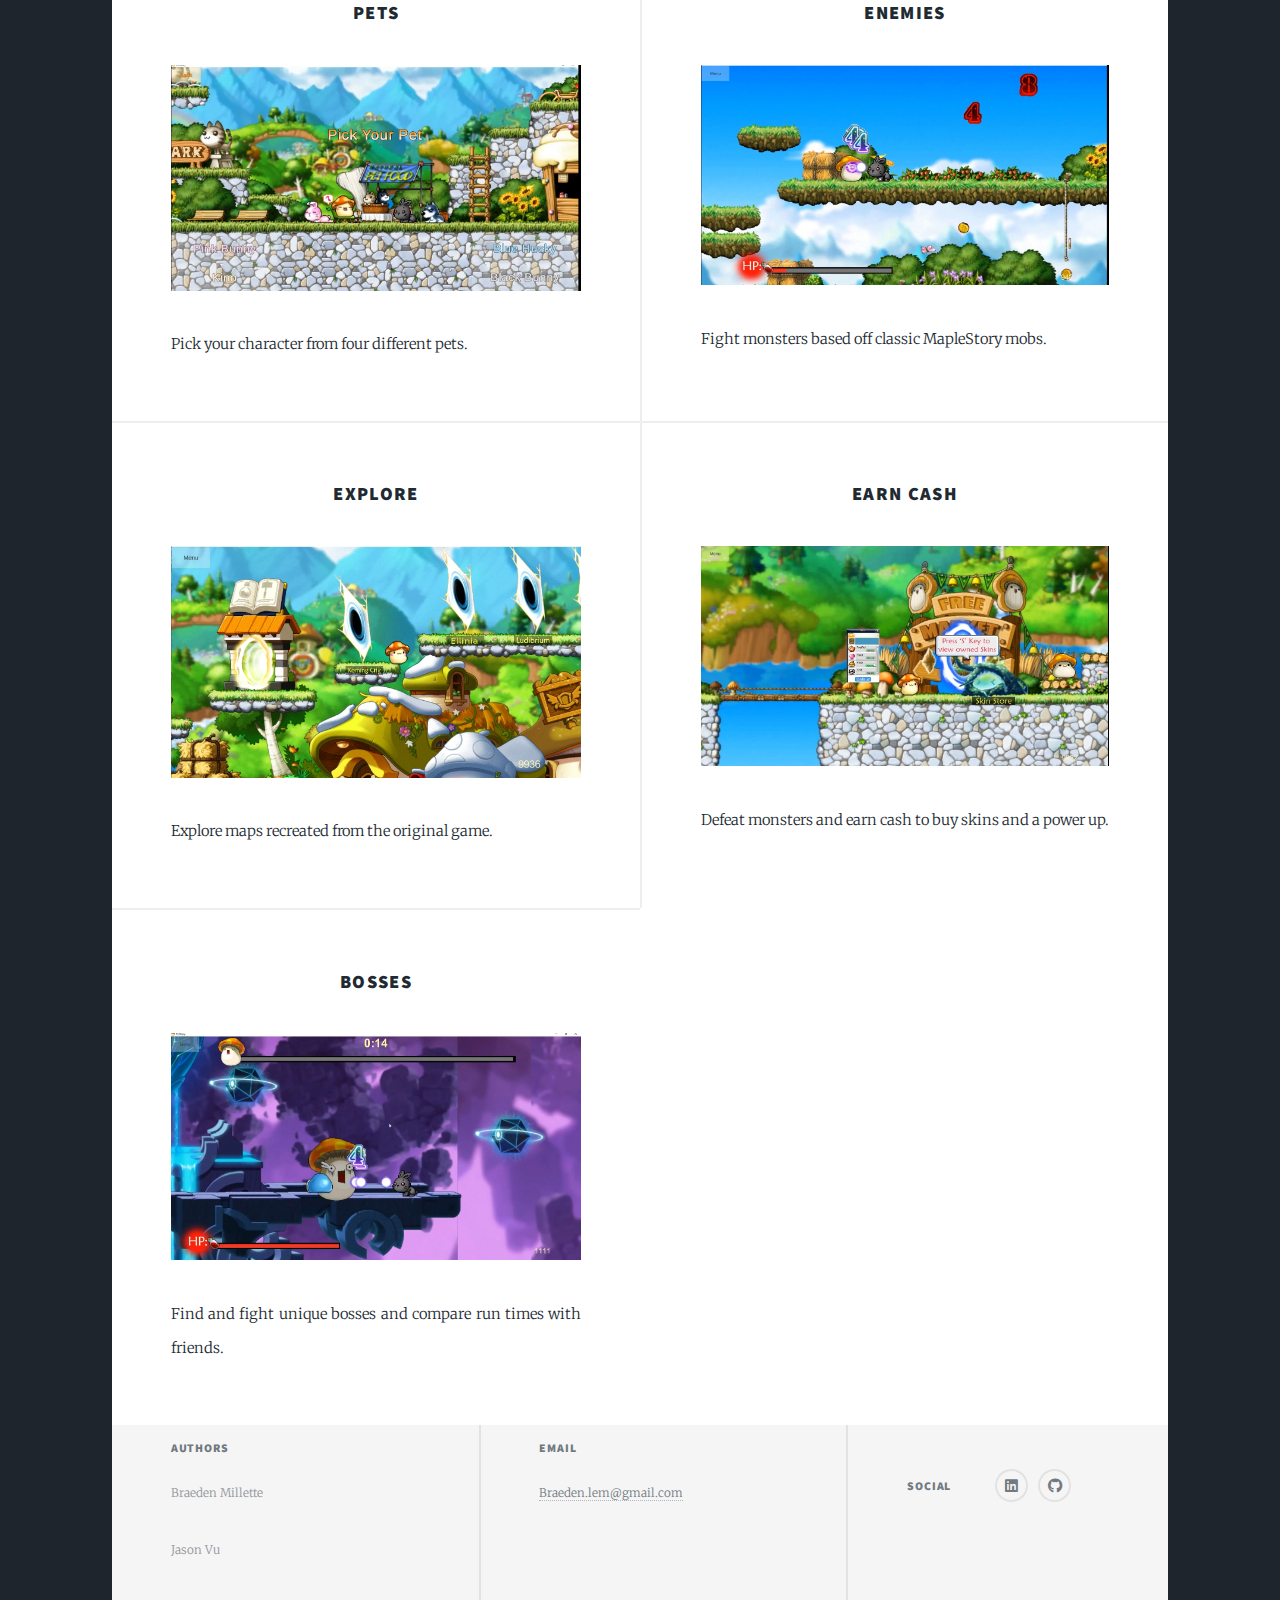
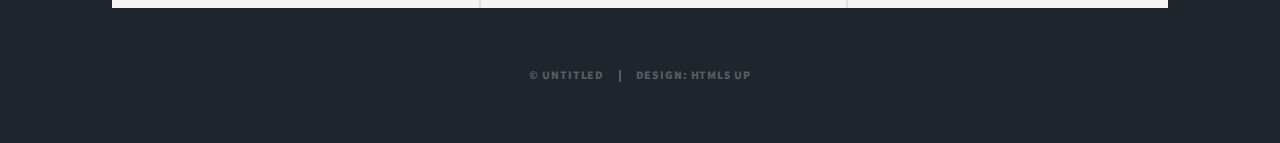
<file: project5.html>
<!DOCTYPE HTML>

<html>
	<head>
		<title>Project Page - Pet Story</title>
		<meta charset="utf-8" />
		<meta name="viewport" content="width=device-width, initial-scale=1, user-scalable=no" />
		<link rel="stylesheet" href="assets/css/main.css" />
		<noscript><link rel="stylesheet" href="assets/css/noscript.css" /></noscript>
	</head>
	<body class="is-preload">

		<!-- Wrapper -->
			<div id="wrapper">

				<!-- Header -->
					<header id="header">
						<a href="index.html" class="logo">Portfolio</a>
					</header>

				<!-- Nav -->
					<nav id="nav">
						<ul class="links">
							<li><a href="index.html">Who Am I?</a></li>
							<li class="active"><a href="project1.html">Project</a></li>
							
						</ul>
						<ul class="icons">
							<li><a href="https://www.linkedin.com/in/braeden-m-555050167/" class="icon brands fa-linkedin"><span class="label">Linkedin</span></a></li>
							<li><a href="https://github.com/GitHubDen" class="icon brands fa-github"><span class="label">GitHub</span></a></li>
						</ul>
					</nav>

				<!-- Main -->
					<div id="main">

						<!-- Post -->
							<section class="post">
								<header class="major">
									<span class="date">Project</span>
									<h1>PetStory</h1>
									<p>A 2d scroller mini game based off the MMORPG Maplestory. The use of this application is for 
										the nostalgia of playing Maplestory as well for a music background player for old favourite
										Maplestory maps and some new ones. Maps with monsters are included for entertainment purposes
										and to provide engagement for those who may not have played the MMORPG Maplestory.
										Explore the world and enjoy the music.<br /></p>
								</header>
								<div class="image main"> <iframe width="100%" height="600" src="https://www.youtube.com/embed/s6vn0cdSfyg" frameborder="0" allow="accelerometer; autoplay; encrypted-media; gyroscope; picture-in-picture" allowfullscreen></iframe></div>
								<p>This is a 2D game created using unity coded with C#. This game was created as a side project and was themed off a childhood game I used to play.</p>
							<!--	<ul class="actions special">
									<li><a href="https://github.com/GitHubDen/Haunted-House"><img src="images/code.gif"></a></li>
									
								</ul>
								-->
							</section>

					</div>
					<!-- Gallery -->
					<div id="main">
						<h3 class="miniTitle">Gallery</h3> 
					<section class="posts">
						<article>
							<header>
								<h3>Pets</h3>
							</header>
							<a class="image fit"><img src="images/PetStoryImgs/img1.jpg" alt="" /></a>
							<p>Pick your character from four different pets.</p>
						</article>

						<article>
							<header>
								<h3>Enemies</h3>
							</header>
							<a class="image fit"><img src="images/PetStoryImgs/img2.jpg" alt="" /></a>
							<p>Fight monsters based off classic MapleStory mobs.</p>
						</article>

						<article>
							<header>
								<h3>Explore</h3>
							</header>
							<a class="image fit"><img src="images/PetStoryImgs/img3.jpg" alt="" /></a>
							<p>Explore maps recreated from the original game.</p>
						</article>

						<article>
							<header>
								<h3>Earn cash</h3>
							</header>
							<a class="image fit"><img src="images/PetStoryImgs/img4.jpg" alt="" /></a>
							<p>Defeat monsters and earn cash to buy skins and a power up.</p>
						</article>
						
						<article>
							<header>
								<h3>Bosses</h3>
							</header>
							<a class="image fit"><img src="images/PetStoryImgs/img5.jpg" alt="" /></a>
							<p>Find and fight unique bosses and compare run times with friends.</p>
						</article>
					</section>
				</div>

				<!-- Footer -->
				<footer id="footer">
					<section>
						<h3>Authors</h3>
						<p>Braeden Millette</p>
						<p>Jason Vu</p>
				</section>
					<section>
						<section>
							<h3>Email</h3>
							<p><a href="#">Braeden.lem@gmail.com</a></p>
						</section>
					
					</section>

					<section class="split contact">
				
						<section>
							<h3>Social</h3>
							<ul class="icons alt">
								<li><a href="https://www.linkedin.com/in/braeden-m-555050167/" class="icon brands alt fa-linkedin"><span class="label">Linkedin</span></a></li>
								<li><a href="https://github.com/GitHubDen" class="icon brands alt fa-github"><span class="label">GitHub</span></a></li>
							</ul>
						</section>
					</section>
				</footer>

				<!-- Copyright -->
					<div id="copyright">
						<ul><li>&copy; Untitled</li><li>Design: HTML5 UP</li></ul>
					</div>

			</div>

		<!-- Scripts -->
			<script src="assets/js/jquery.min.js"></script>
			<script src="assets/js/jquery.scrollex.min.js"></script>
			<script src="assets/js/jquery.scrolly.min.js"></script>
			<script src="assets/js/browser.min.js"></script>
			<script src="assets/js/breakpoints.min.js"></script>
			<script src="assets/js/util.js"></script>
			<script src="assets/js/main.js"></script>

	</body>
</html>
</file>
<file: assets/css/main.css>
@import url(fontawesome-all.min.css);
@import url("https://fonts.googleapis.com/css?family=Merriweather:300,700,300italic,700italic|Source+Sans+Pro:900");

/*
	Massively by HTML5 UP
	html5up.net | @ajlkn
	Free for personal and commercial use under the CCA 3.0 license (html5up.net/license)
*/

html, body, div, span, applet, object,
iframe, h1, h2, h3, h4, h5, h6, p, blockquote,
pre, a, abbr, acronym, address, big, cite,
code, del, dfn, em, img, ins, kbd, q, s, samp,
small, strike, strong, sub, sup, tt, var, b,
u, i, center, dl, dt, dd, ol, ul, li, fieldset,
form, label, legend, table, caption, tbody,
tfoot, thead, tr, th, td, article, aside,
canvas, details, embed, figure, figcaption,
footer, header, hgroup, menu, nav, output, ruby,
section, summary, time, mark, audio, video {
	margin: 0;
	padding: 0;
	border: 0;
	font-size: 100%;
	font: inherit;
	vertical-align: baseline;}

article, aside, details, figcaption, figure,
footer, header, hgroup, menu, nav, section {
	display: block;}

body {
	line-height: 1;
}

ol, ul {
	list-style: none;
}

blockquote, q {
	quotes: none;
}

	blockquote:before, blockquote:after, q:before, q:after {
		content: '';
		content: none;
	}

table {
	border-collapse: collapse;
	border-spacing: 0;
}

body {
	-webkit-text-size-adjust: none;
}

mark {
	background-color: transparent;
	color: inherit;
}

input::-moz-focus-inner {
	border: 0;
	padding: 0;
}

input, select, textarea {
	-moz-appearance: none;
	-webkit-appearance: none;
	-ms-appearance: none;
	appearance: none;
}


/* Basic */

	@-ms-viewport {
		width: device-width;
	}

	body {
		-ms-overflow-style: scrollbar;
	}

	@media screen and (max-width: 480px) {

		html, body {
			min-width: 320px;
		}

	}

	html {
		box-sizing: border-box;
	}

	*, *:before, *:after {
		box-sizing: inherit;
	}

	body {
		background-color: #1e252d;
	}

		body.is-preload *, body.is-preload *:before, body.is-preload *:after {
			-moz-animation: none !important;
			-webkit-animation: none !important;
			-ms-animation: none !important;
			animation: none !important;
			-moz-transition: none !important;
			-webkit-transition: none !important;
			-ms-transition: none !important;
			transition: none !important;
		}

/* Type */

	html {
		font-size: 16pt;
	}

		@media screen and (max-width: 1680px) {

			html {
				font-size: 12pt;
			}

		}

		@media screen and (max-width: 1280px) {

			html {
				font-size: 11pt;
			}

		}

		@media screen and (max-width: 360px) {

			html {
				font-size: 10pt;
			}

		}

	body {
		color: #212931;
	}

	body, input, select, textarea {
		font-family: "Merriweather", Georgia, serif;
		font-weight: 300;
		font-size: 1rem;
		line-height: 2.375;
	}

	a {
		-moz-transition: color 0.2s ease-in-out, background-color 0.2s ease-in-out, border-color 0.2s ease-in-out, box-shadow 0.2s ease-in-out;
		-webkit-transition: color 0.2s ease-in-out, background-color 0.2s ease-in-out, border-color 0.2s ease-in-out, box-shadow 0.2s ease-in-out;
		-ms-transition: color 0.2s ease-in-out, background-color 0.2s ease-in-out, border-color 0.2s ease-in-out, box-shadow 0.2s ease-in-out;
		transition: color 0.2s ease-in-out, background-color 0.2s ease-in-out, border-color 0.2s ease-in-out, box-shadow 0.2s ease-in-out;
		border-bottom: dotted 1px;
		text-decoration: none;
	}

		a:hover {
			border-bottom-color: transparent;
		}

	strong, b {
		font-weight: 600;
	}

	em, i {
		font-style: italic;
	}

	p {
		text-align: justify;
		margin: 0 0 2rem 0;
	}

	h1, h2, h3, h4, h5, h6 {
		font-family: "Source Sans Pro", Helvetica, sans-serif;
		font-weight: 900;
		line-height: 1.5;
		letter-spacing: 0.075em;
		text-transform: uppercase;
		margin: 0 0 1rem 0;
	}

		h1 a, h2 a, h3 a, h4 a, h5 a, h6 a {
			border-bottom: 0;
			color: inherit;
			text-decoration: none;
		}

	h1 {
		font-size: 4rem;
		line-height: 1.1;
		margin: 0 0 2rem 0;
	}

	h2 {
		font-size: 1.75rem;
		line-height: 1.3;
		margin: 0 0 1.5rem 0;
	}

	h3 {
		font-size: 1.25rem;
		margin: 0 0 1.5rem 0;
	}

	h4 {
		font-size: 1rem;
	}

	h5 {
		font-size: 0.9rem;
	}

	h6 {
		font-size: 0.8rem;
	}

	sub {
		font-size: 0.8rem;
		position: relative;
		top: 0.5rem;
	}

	sup {
		font-size: 0.8rem;
		position: relative;
		top: -0.5rem;
	}

	blockquote {
		border-left: solid 4px;
		font-style: italic;
		margin: 0 0 2rem 0;
		padding: 0.5rem 0 0.5rem 2rem;
	}

	code {
		border: solid 2px;
		font-family: "Courier New", monospace;
		font-size: 0.9rem;
		margin: 0 0.25rem;
		padding: 0.25rem 0.65rem;
	}

	pre {
		-webkit-overflow-scrolling: touch;
		font-family: "Courier New", monospace;
		font-size: 0.9rem;
		margin: 0 0 2rem 0;
	}

		pre code {
			display: block;
			line-height: 1.75;
			padding: 1rem 1.5rem;
			overflow-x: auto;
		}

	hr {
		border: 0;
		border-bottom: solid 2px;
		margin: 3rem 0;
	}

		hr.major {
			margin: 5rem 0;
		}

	.align-left {
		text-align: left;
	}

	.align-center {
		text-align: center;
	}

	.align-right {
		text-align: right;
	}

	input, select, textarea {
		color: #212931;
	}

	a {
		color: #212931;
		border-bottom-color: rgba(33, 41, 49, 0.5);
	}

		a:hover {
			border-bottom-color: transparent;
			color: #18bfef !important;
		}

	strong, b {
		color: #212931;
	}

	h1, h2, h3, h4, h5, h6 {
		color: #212931;
	}

	blockquote {
		border-left-color: #eeeeee;
	}

	code {
		background: rgba(220, 220, 220, 0.25);
		border-color: #eeeeee;
	}

	hr {
		border-bottom-color: #eeeeee;
	}

/* Row */

	.row {
		display: flex;
		flex-wrap: wrap;
		box-sizing: border-box;
		align-items: stretch;
	}

		.row > * {
			box-sizing: border-box;
		}

		.row.gtr-uniform > * > :last-child {
			margin-bottom: 0;
		}

		.row.aln-left {
			justify-content: flex-start;
		}

		.row.aln-center {
			justify-content: center;
		}

		.row.aln-right {
			justify-content: flex-end;
		}

		.row.aln-top {
			align-items: flex-start;
		}

		.row.aln-middle {
			align-items: center;
		}

		.row.aln-bottom {
			align-items: flex-end;
		}

		.row > .imp {
			order: -1;
		}

		.row > .col-1 {
			width: 8.33333%;
		}

		.row > .off-1 {
			margin-left: 8.33333%;
		}

		.row > .col-2 {
			width: 16.66667%;
		}

		.row > .off-2 {
			margin-left: 16.66667%;
		}

		.row > .col-3 {
			width: 25%;
		}

		.row > .off-3 {
			margin-left: 25%;
		}

		.row > .col-4 {
			width: 33.33333%;
		}

		.row > .off-4 {
			margin-left: 33.33333%;
		}

		.row > .col-5 {
			width: 41.66667%;
		}

		.row > .off-5 {
			margin-left: 41.66667%;
		}

		.row > .col-6 {
			width: 50%;
		}

		.row > .off-6 {
			margin-left: 50%;
		}

		.row > .col-7 {
			width: 58.33333%;
		}

		.row > .off-7 {
			margin-left: 58.33333%;
		}

		.row > .col-8 {
			width: 66.66667%;
		}

		.row > .off-8 {
			margin-left: 66.66667%;
		}

		.row > .col-9 {
			width: 75%;
		}

		.row > .off-9 {
			margin-left: 75%;
		}

		.row > .col-10 {
			width: 83.33333%;
		}

		.row > .off-10 {
			margin-left: 83.33333%;
		}

		.row > .col-11 {
			width: 91.66667%;
		}

		.row > .off-11 {
			margin-left: 91.66667%;
		}

		.row > .col-12 {
			width: 100%;
		}

		.row > .off-12 {
			margin-left: 100%;
		}

		.row.gtr-0 {
			margin-top: 0;
			margin-left: 0rem;
		}

			.row.gtr-0 > * {
				padding: 0 0 0 0rem;
			}

			.row.gtr-0.gtr-uniform {
				margin-top: 0rem;
			}

				.row.gtr-0.gtr-uniform > * {
					padding-top: 0rem;
				}

		.row.gtr-25 {
			margin-top: 0;
			margin-left: -0.375rem;
		}

			.row.gtr-25 > * {
				padding: 0 0 0 0.375rem;
			}

			.row.gtr-25.gtr-uniform {
				margin-top: -0.375rem;
			}

				.row.gtr-25.gtr-uniform > * {
					padding-top: 0.375rem;
				}

		.row.gtr-50 {
			margin-top: 0;
			margin-left: -0.75rem;
		}

			.row.gtr-50 > * {
				padding: 0 0 0 0.75rem;
			}

			.row.gtr-50.gtr-uniform {
				margin-top: -0.75rem;
			}

				.row.gtr-50.gtr-uniform > * {
					padding-top: 0.75rem;
				}

		.row {
			margin-top: 0;
			margin-left: -1.5rem;
		}

			.row > * {
				padding: 0 0 0 1.5rem;
			}

			.row.gtr-uniform {
				margin-top: -1.5rem;
			}

				.row.gtr-uniform > * {
					padding-top: 1.5rem;
				}

		.row.gtr-150 {
			margin-top: 0;
			margin-left: -2.25rem;
		}

			.row.gtr-150 > * {
				padding: 0 0 0 2.25rem;
			}

			.row.gtr-150.gtr-uniform {
				margin-top: -2.25rem;
			}

				.row.gtr-150.gtr-uniform > * {
					padding-top: 2.25rem;
				}

		.row.gtr-200 {
			margin-top: 0;
			margin-left: -3rem;
		}

			.row.gtr-200 > * {
				padding: 0 0 0 3rem;
			}

			.row.gtr-200.gtr-uniform {
				margin-top: -3rem;
			}

				.row.gtr-200.gtr-uniform > * {
					padding-top: 3rem;
				}

		@media screen and (max-width: 1680px) {

			.row {
				display: flex;
				flex-wrap: wrap;
				box-sizing: border-box;
				align-items: stretch;
			}

				.row > * {
					box-sizing: border-box;
				}

				.row.gtr-uniform > * > :last-child {
					margin-bottom: 0;
				}

				.row.aln-left {
					justify-content: flex-start;
				}

				.row.aln-center {
					justify-content: center;
				}

				.row.aln-right {
					justify-content: flex-end;
				}

				.row.aln-top {
					align-items: flex-start;
				}

				.row.aln-middle {
					align-items: center;
				}

				.row.aln-bottom {
					align-items: flex-end;
				}

				.row > .imp-xlarge {
					order: -1;
				}

				.row > .col-1-xlarge {
					width: 8.33333%;
				}

				.row > .off-1-xlarge {
					margin-left: 8.33333%;
				}

				.row > .col-2-xlarge {
					width: 16.66667%;
				}

				.row > .off-2-xlarge {
					margin-left: 16.66667%;
				}

				.row > .col-3-xlarge {
					width: 25%;
				}

				.row > .off-3-xlarge {
					margin-left: 25%;
				}

				.row > .col-4-xlarge {
					width: 33.33333%;
				}

				.row > .off-4-xlarge {
					margin-left: 33.33333%;
				}

				.row > .col-5-xlarge {
					width: 41.66667%;
				}

				.row > .off-5-xlarge {
					margin-left: 41.66667%;
				}

				.row > .col-6-xlarge {
					width: 50%;
				}

				.row > .off-6-xlarge {
					margin-left: 50%;
				}

				.row > .col-7-xlarge {
					width: 58.33333%;
				}

				.row > .off-7-xlarge {
					margin-left: 58.33333%;
				}

				.row > .col-8-xlarge {
					width: 66.66667%;
				}

				.row > .off-8-xlarge {
					margin-left: 66.66667%;
				}

				.row > .col-9-xlarge {
					width: 75%;
				}

				.row > .off-9-xlarge {
					margin-left: 75%;
				}

				.row > .col-10-xlarge {
					width: 83.33333%;
				}

				.row > .off-10-xlarge {
					margin-left: 83.33333%;
				}

				.row > .col-11-xlarge {
					width: 91.66667%;
				}

				.row > .off-11-xlarge {
					margin-left: 91.66667%;
				}

				.row > .col-12-xlarge {
					width: 100%;
				}

				.row > .off-12-xlarge {
					margin-left: 100%;
				}

				.row.gtr-0 {
					margin-top: 0;
					margin-left: 0rem;
				}

					.row.gtr-0 > * {
						padding: 0 0 0 0rem;
					}

					.row.gtr-0.gtr-uniform {
						margin-top: 0rem;
					}

						.row.gtr-0.gtr-uniform > * {
							padding-top: 0rem;
						}

				.row.gtr-25 {
					margin-top: 0;
					margin-left: -0.375rem;
				}

					.row.gtr-25 > * {
						padding: 0 0 0 0.375rem;
					}

					.row.gtr-25.gtr-uniform {
						margin-top: -0.375rem;
					}

						.row.gtr-25.gtr-uniform > * {
							padding-top: 0.375rem;
						}

				.row.gtr-50 {
					margin-top: 0;
					margin-left: -0.75rem;
				}

					.row.gtr-50 > * {
						padding: 0 0 0 0.75rem;
					}

					.row.gtr-50.gtr-uniform {
						margin-top: -0.75rem;
					}

						.row.gtr-50.gtr-uniform > * {
							padding-top: 0.75rem;
						}

				.row {
					margin-top: 0;
					margin-left: -1.5rem;
				}

					.row > * {
						padding: 0 0 0 1.5rem;
					}

					.row.gtr-uniform {
						margin-top: -1.5rem;
					}

						.row.gtr-uniform > * {
							padding-top: 1.5rem;
						}

				.row.gtr-150 {
					margin-top: 0;
					margin-left: -2.25rem;
				}

					.row.gtr-150 > * {
						padding: 0 0 0 2.25rem;
					}

					.row.gtr-150.gtr-uniform {
						margin-top: -2.25rem;
					}

						.row.gtr-150.gtr-uniform > * {
							padding-top: 2.25rem;
						}

				.row.gtr-200 {
					margin-top: 0;
					margin-left: -3rem;
				}

					.row.gtr-200 > * {
						padding: 0 0 0 3rem;
					}

					.row.gtr-200.gtr-uniform {
						margin-top: -3rem;
					}

						.row.gtr-200.gtr-uniform > * {
							padding-top: 3rem;
						}

		}

		@media screen and (max-width: 1280px) {

			.row {
				display: flex;
				flex-wrap: wrap;
				box-sizing: border-box;
				align-items: stretch;
			}

				.row > * {
					box-sizing: border-box;
				}

				.row.gtr-uniform > * > :last-child {
					margin-bottom: 0;
				}

				.row.aln-left {
					justify-content: flex-start;
				}

				.row.aln-center {
					justify-content: center;
				}

				.row.aln-right {
					justify-content: flex-end;
				}

				.row.aln-top {
					align-items: flex-start;
				}

				.row.aln-middle {
					align-items: center;
				}

				.row.aln-bottom {
					align-items: flex-end;
				}

				.row > .imp-large {
					order: -1;
				}

				.row > .col-1-large {
					width: 8.33333%;
				}

				.row > .off-1-large {
					margin-left: 8.33333%;
				}

				.row > .col-2-large {
					width: 16.66667%;
				}

				.row > .off-2-large {
					margin-left: 16.66667%;
				}

				.row > .col-3-large {
					width: 25%;
				}

				.row > .off-3-large {
					margin-left: 25%;
				}

				.row > .col-4-large {
					width: 33.33333%;
				}

				.row > .off-4-large {
					margin-left: 33.33333%;
				}

				.row > .col-5-large {
					width: 41.66667%;
				}

				.row > .off-5-large {
					margin-left: 41.66667%;
				}

				.row > .col-6-large {
					width: 50%;
				}

				.row > .off-6-large {
					margin-left: 50%;
				}

				.row > .col-7-large {
					width: 58.33333%;
				}

				.row > .off-7-large {
					margin-left: 58.33333%;
				}

				.row > .col-8-large {
					width: 66.66667%;
				}

				.row > .off-8-large {
					margin-left: 66.66667%;
				}

				.row > .col-9-large {
					width: 75%;
				}

				.row > .off-9-large {
					margin-left: 75%;
				}

				.row > .col-10-large {
					width: 83.33333%;
				}

				.row > .off-10-large {
					margin-left: 83.33333%;
				}

				.row > .col-11-large {
					width: 91.66667%;
				}

				.row > .off-11-large {
					margin-left: 91.66667%;
				}

				.row > .col-12-large {
					width: 100%;
				}

				.row > .off-12-large {
					margin-left: 100%;
				}

				.row.gtr-0 {
					margin-top: 0;
					margin-left: 0rem;
				}

					.row.gtr-0 > * {
						padding: 0 0 0 0rem;
					}

					.row.gtr-0.gtr-uniform {
						margin-top: 0rem;
					}

						.row.gtr-0.gtr-uniform > * {
							padding-top: 0rem;
						}

				.row.gtr-25 {
					margin-top: 0;
					margin-left: -0.375rem;
				}

					.row.gtr-25 > * {
						padding: 0 0 0 0.375rem;
					}

					.row.gtr-25.gtr-uniform {
						margin-top: -0.375rem;
					}

						.row.gtr-25.gtr-uniform > * {
							padding-top: 0.375rem;
						}

				.row.gtr-50 {
					margin-top: 0;
					margin-left: -0.75rem;
				}

					.row.gtr-50 > * {
						padding: 0 0 0 0.75rem;
					}

					.row.gtr-50.gtr-uniform {
						margin-top: -0.75rem;
					}

						.row.gtr-50.gtr-uniform > * {
							padding-top: 0.75rem;
						}

				.row {
					margin-top: 0;
					margin-left: -1.5rem;
				}

					.row > * {
						padding: 0 0 0 1.5rem;
					}

					.row.gtr-uniform {
						margin-top: -1.5rem;
					}

						.row.gtr-uniform > * {
							padding-top: 1.5rem;
						}

				.row.gtr-150 {
					margin-top: 0;
					margin-left: -2.25rem;
				}

					.row.gtr-150 > * {
						padding: 0 0 0 2.25rem;
					}

					.row.gtr-150.gtr-uniform {
						margin-top: -2.25rem;
					}

						.row.gtr-150.gtr-uniform > * {
							padding-top: 2.25rem;
						}

				.row.gtr-200 {
					margin-top: 0;
					margin-left: -3rem;
				}

					.row.gtr-200 > * {
						padding: 0 0 0 3rem;
					}

					.row.gtr-200.gtr-uniform {
						margin-top: -3rem;
					}

						.row.gtr-200.gtr-uniform > * {
							padding-top: 3rem;
						}

		}

		@media screen and (max-width: 980px) {

			.row {
				display: flex;
				flex-wrap: wrap;
				box-sizing: border-box;
				align-items: stretch;
			}

				.row > * {
					box-sizing: border-box;
				}

				.row.gtr-uniform > * > :last-child {
					margin-bottom: 0;
				}

				.row.aln-left {
					justify-content: flex-start;
				}

				.row.aln-center {
					justify-content: center;
				}

				.row.aln-right {
					justify-content: flex-end;
				}

				.row.aln-top {
					align-items: flex-start;
				}

				.row.aln-middle {
					align-items: center;
				}

				.row.aln-bottom {
					align-items: flex-end;
				}

				.row > .imp-medium {
					order: -1;
				}

				.row > .col-1-medium {
					width: 8.33333%;
				}

				.row > .off-1-medium {
					margin-left: 8.33333%;
				}

				.row > .col-2-medium {
					width: 16.66667%;
				}

				.row > .off-2-medium {
					margin-left: 16.66667%;
				}

				.row > .col-3-medium {
					width: 25%;
				}

				.row > .off-3-medium {
					margin-left: 25%;
				}

				.row > .col-4-medium {
					width: 33.33333%;
				}

				.row > .off-4-medium {
					margin-left: 33.33333%;
				}

				.row > .col-5-medium {
					width: 41.66667%;
				}

				.row > .off-5-medium {
					margin-left: 41.66667%;
				}

				.row > .col-6-medium {
					width: 50%;
				}

				.row > .off-6-medium {
					margin-left: 50%;
				}

				.row > .col-7-medium {
					width: 58.33333%;
				}

				.row > .off-7-medium {
					margin-left: 58.33333%;
				}

				.row > .col-8-medium {
					width: 66.66667%;
				}

				.row > .off-8-medium {
					margin-left: 66.66667%;
				}

				.row > .col-9-medium {
					width: 75%;
				}

				.row > .off-9-medium {
					margin-left: 75%;
				}

				.row > .col-10-medium {
					width: 83.33333%;
				}

				.row > .off-10-medium {
					margin-left: 83.33333%;
				}

				.row > .col-11-medium {
					width: 91.66667%;
				}

				.row > .off-11-medium {
					margin-left: 91.66667%;
				}

				.row > .col-12-medium {
					width: 100%;
				}

				.row > .off-12-medium {
					margin-left: 100%;
				}

				.row.gtr-0 {
					margin-top: 0;
					margin-left: 0rem;
				}

					.row.gtr-0 > * {
						padding: 0 0 0 0rem;
					}

					.row.gtr-0.gtr-uniform {
						margin-top: 0rem;
					}

						.row.gtr-0.gtr-uniform > * {
							padding-top: 0rem;
						}

				.row.gtr-25 {
					margin-top: 0;
					margin-left: -0.375rem;
				}

					.row.gtr-25 > * {
						padding: 0 0 0 0.375rem;
					}

					.row.gtr-25.gtr-uniform {
						margin-top: -0.375rem;
					}

						.row.gtr-25.gtr-uniform > * {
							padding-top: 0.375rem;
						}

				.row.gtr-50 {
					margin-top: 0;
					margin-left: -0.75rem;
				}

					.row.gtr-50 > * {
						padding: 0 0 0 0.75rem;
					}

					.row.gtr-50.gtr-uniform {
						margin-top: -0.75rem;
					}

						.row.gtr-50.gtr-uniform > * {
							padding-top: 0.75rem;
						}

				.row {
					margin-top: 0;
					margin-left: -1.5rem;
				}

					.row > * {
						padding: 0 0 0 1.5rem;
					}

					.row.gtr-uniform {
						margin-top: -1.5rem;
					}

						.row.gtr-uniform > * {
							padding-top: 1.5rem;
						}

				.row.gtr-150 {
					margin-top: 0;
					margin-left: -2.25rem;
				}

					.row.gtr-150 > * {
						padding: 0 0 0 2.25rem;
					}

					.row.gtr-150.gtr-uniform {
						margin-top: -2.25rem;
					}

						.row.gtr-150.gtr-uniform > * {
							padding-top: 2.25rem;
						}

				.row.gtr-200 {
					margin-top: 0;
					margin-left: -3rem;
				}

					.row.gtr-200 > * {
						padding: 0 0 0 3rem;
					}

					.row.gtr-200.gtr-uniform {
						margin-top: -3rem;
					}

						.row.gtr-200.gtr-uniform > * {
							padding-top: 3rem;
						}

		}

		@media screen and (max-width: 736px) {

			.row {
				display: flex;
				flex-wrap: wrap;
				box-sizing: border-box;
				align-items: stretch;
			}

				.row > * {
					box-sizing: border-box;
				}

				.row.gtr-uniform > * > :last-child {
					margin-bottom: 0;
				}

				.row.aln-left {
					justify-content: flex-start;
				}

				.row.aln-center {
					justify-content: center;
				}

				.row.aln-right {
					justify-content: flex-end;
				}

				.row.aln-top {
					align-items: flex-start;
				}

				.row.aln-middle {
					align-items: center;
				}

				.row.aln-bottom {
					align-items: flex-end;
				}

				.row > .imp-small {
					order: -1;
				}

				.row > .col-1-small {
					width: 8.33333%;
				}

				.row > .off-1-small {
					margin-left: 8.33333%;
				}

				.row > .col-2-small {
					width: 16.66667%;
				}

				.row > .off-2-small {
					margin-left: 16.66667%;
				}

				.row > .col-3-small {
					width: 25%;
				}

				.row > .off-3-small {
					margin-left: 25%;
				}

				.row > .col-4-small {
					width: 33.33333%;
				}

				.row > .off-4-small {
					margin-left: 33.33333%;
				}

				.row > .col-5-small {
					width: 41.66667%;
				}

				.row > .off-5-small {
					margin-left: 41.66667%;
				}

				.row > .col-6-small {
					width: 50%;
				}

				.row > .off-6-small {
					margin-left: 50%;
				}

				.row > .col-7-small {
					width: 58.33333%;
				}

				.row > .off-7-small {
					margin-left: 58.33333%;
				}

				.row > .col-8-small {
					width: 66.66667%;
				}

				.row > .off-8-small {
					margin-left: 66.66667%;
				}

				.row > .col-9-small {
					width: 75%;
				}

				.row > .off-9-small {
					margin-left: 75%;
				}

				.row > .col-10-small {
					width: 83.33333%;
				}

				.row > .off-10-small {
					margin-left: 83.33333%;
				}

				.row > .col-11-small {
					width: 91.66667%;
				}

				.row > .off-11-small {
					margin-left: 91.66667%;
				}

				.row > .col-12-small {
					width: 100%;
				}

				.row > .off-12-small {
					margin-left: 100%;
				}

				.row.gtr-0 {
					margin-top: 0;
					margin-left: 0rem;
				}

					.row.gtr-0 > * {
						padding: 0 0 0 0rem;
					}

					.row.gtr-0.gtr-uniform {
						margin-top: 0rem;
					}

						.row.gtr-0.gtr-uniform > * {
							padding-top: 0rem;
						}

				.row.gtr-25 {
					margin-top: 0;
					margin-left: -0.375rem;
				}

					.row.gtr-25 > * {
						padding: 0 0 0 0.375rem;
					}

					.row.gtr-25.gtr-uniform {
						margin-top: -0.375rem;
					}

						.row.gtr-25.gtr-uniform > * {
							padding-top: 0.375rem;
						}

				.row.gtr-50 {
					margin-top: 0;
					margin-left: -0.75rem;
				}

					.row.gtr-50 > * {
						padding: 0 0 0 0.75rem;
					}

					.row.gtr-50.gtr-uniform {
						margin-top: -0.75rem;
					}

						.row.gtr-50.gtr-uniform > * {
							padding-top: 0.75rem;
						}

				.row {
					margin-top: 0;
					margin-left: -1.5rem;
				}

					.row > * {
						padding: 0 0 0 1.5rem;
					}

					.row.gtr-uniform {
						margin-top: -1.5rem;
					}

						.row.gtr-uniform > * {
							padding-top: 1.5rem;
						}

				.row.gtr-150 {
					margin-top: 0;
					margin-left: -2.25rem;
				}

					.row.gtr-150 > * {
						padding: 0 0 0 2.25rem;
					}

					.row.gtr-150.gtr-uniform {
						margin-top: -2.25rem;
					}

						.row.gtr-150.gtr-uniform > * {
							padding-top: 2.25rem;
						}

				.row.gtr-200 {
					margin-top: 0;
					margin-left: -3rem;
				}

					.row.gtr-200 > * {
						padding: 0 0 0 3rem;
					}

					.row.gtr-200.gtr-uniform {
						margin-top: -3rem;
					}

						.row.gtr-200.gtr-uniform > * {
							padding-top: 3rem;
						}

		}

		@media screen and (max-width: 480px) {

			.row {
				display: flex;
				flex-wrap: wrap;
				box-sizing: border-box;
				align-items: stretch;
			}

				.row > * {
					box-sizing: border-box;
				}

				.row.gtr-uniform > * > :last-child {
					margin-bottom: 0;
				}

				.row.aln-left {
					justify-content: flex-start;
				}

				.row.aln-center {
					justify-content: center;
				}

				.row.aln-right {
					justify-content: flex-end;
				}

				.row.aln-top {
					align-items: flex-start;
				}

				.row.aln-middle {
					align-items: center;
				}

				.row.aln-bottom {
					align-items: flex-end;
				}

				.row > .imp-xsmall {
					order: -1;
				}

				.row > .col-1-xsmall {
					width: 8.33333%;
				}

				.row > .off-1-xsmall {
					margin-left: 8.33333%;
				}

				.row > .col-2-xsmall {
					width: 16.66667%;
				}

				.row > .off-2-xsmall {
					margin-left: 16.66667%;
				}

				.row > .col-3-xsmall {
					width: 25%;
				}

				.row > .off-3-xsmall {
					margin-left: 25%;
				}

				.row > .col-4-xsmall {
					width: 33.33333%;
				}

				.row > .off-4-xsmall {
					margin-left: 33.33333%;
				}

				.row > .col-5-xsmall {
					width: 41.66667%;
				}

				.row > .off-5-xsmall {
					margin-left: 41.66667%;
				}

				.row > .col-6-xsmall {
					width: 50%;
				}

				.row > .off-6-xsmall {
					margin-left: 50%;
				}

				.row > .col-7-xsmall {
					width: 58.33333%;
				}

				.row > .off-7-xsmall {
					margin-left: 58.33333%;
				}

				.row > .col-8-xsmall {
					width: 66.66667%;
				}

				.row > .off-8-xsmall {
					margin-left: 66.66667%;
				}

				.row > .col-9-xsmall {
					width: 75%;
				}

				.row > .off-9-xsmall {
					margin-left: 75%;
				}

				.row > .col-10-xsmall {
					width: 83.33333%;
				}

				.row > .off-10-xsmall {
					margin-left: 83.33333%;
				}

				.row > .col-11-xsmall {
					width: 91.66667%;
				}

				.row > .off-11-xsmall {
					margin-left: 91.66667%;
				}

				.row > .col-12-xsmall {
					width: 100%;
				}

				.row > .off-12-xsmall {
					margin-left: 100%;
				}

				.row.gtr-0 {
					margin-top: 0;
					margin-left: 0rem;
				}

					.row.gtr-0 > * {
						padding: 0 0 0 0rem;
					}

					.row.gtr-0.gtr-uniform {
						margin-top: 0rem;
					}

						.row.gtr-0.gtr-uniform > * {
							padding-top: 0rem;
						}

				.row.gtr-25 {
					margin-top: 0;
					margin-left: -0.375rem;
				}

					.row.gtr-25 > * {
						padding: 0 0 0 0.375rem;
					}

					.row.gtr-25.gtr-uniform {
						margin-top: -0.375rem;
					}

						.row.gtr-25.gtr-uniform > * {
							padding-top: 0.375rem;
						}

				.row.gtr-50 {
					margin-top: 0;
					margin-left: -0.75rem;
				}

					.row.gtr-50 > * {
						padding: 0 0 0 0.75rem;
					}

					.row.gtr-50.gtr-uniform {
						margin-top: -0.75rem;
					}

						.row.gtr-50.gtr-uniform > * {
							padding-top: 0.75rem;
						}

				.row {
					margin-top: 0;
					margin-left: -1.5rem;
				}

					.row > * {
						padding: 0 0 0 1.5rem;
					}

					.row.gtr-uniform {
						margin-top: -1.5rem;
					}

						.row.gtr-uniform > * {
							padding-top: 1.5rem;
						}

				.row.gtr-150 {
					margin-top: 0;
					margin-left: -2.25rem;
				}

					.row.gtr-150 > * {
						padding: 0 0 0 2.25rem;
					}

					.row.gtr-150.gtr-uniform {
						margin-top: -2.25rem;
					}

						.row.gtr-150.gtr-uniform > * {
							padding-top: 2.25rem;
						}

				.row.gtr-200 {
					margin-top: 0;
					margin-left: -3rem;
				}

					.row.gtr-200 > * {
						padding: 0 0 0 3rem;
					}

					.row.gtr-200.gtr-uniform {
						margin-top: -3rem;
					}

						.row.gtr-200.gtr-uniform > * {
							padding-top: 3rem;
						}

		}

		@media screen and (max-width: 360px) {

			.row {
				display: flex;
				flex-wrap: wrap;
				box-sizing: border-box;
				align-items: stretch;
			}

				.row > * {
					box-sizing: border-box;
				}

				.row.gtr-uniform > * > :last-child {
					margin-bottom: 0;
				}

				.row.aln-left {
					justify-content: flex-start;
				}

				.row.aln-center {
					justify-content: center;
				}

				.row.aln-right {
					justify-content: flex-end;
				}

				.row.aln-top {
					align-items: flex-start;
				}

				.row.aln-middle {
					align-items: center;
				}

				.row.aln-bottom {
					align-items: flex-end;
				}

				.row > .imp-xxsmall {
					order: -1;
				}

				.row > .col-1-xxsmall {
					width: 8.33333%;
				}

				.row > .off-1-xxsmall {
					margin-left: 8.33333%;
				}

				.row > .col-2-xxsmall {
					width: 16.66667%;
				}

				.row > .off-2-xxsmall {
					margin-left: 16.66667%;
				}

				.row > .col-3-xxsmall {
					width: 25%;
				}

				.row > .off-3-xxsmall {
					margin-left: 25%;
				}

				.row > .col-4-xxsmall {
					width: 33.33333%;
				}

				.row > .off-4-xxsmall {
					margin-left: 33.33333%;
				}

				.row > .col-5-xxsmall {
					width: 41.66667%;
				}

				.row > .off-5-xxsmall {
					margin-left: 41.66667%;
				}

				.row > .col-6-xxsmall {
					width: 50%;
				}

				.row > .off-6-xxsmall {
					margin-left: 50%;
				}

				.row > .col-7-xxsmall {
					width: 58.33333%;
				}

				.row > .off-7-xxsmall {
					margin-left: 58.33333%;
				}

				.row > .col-8-xxsmall {
					width: 66.66667%;
				}

				.row > .off-8-xxsmall {
					margin-left: 66.66667%;
				}

				.row > .col-9-xxsmall {
					width: 75%;
				}

				.row > .off-9-xxsmall {
					margin-left: 75%;
				}

				.row > .col-10-xxsmall {
					width: 83.33333%;
				}

				.row > .off-10-xxsmall {
					margin-left: 83.33333%;
				}

				.row > .col-11-xxsmall {
					width: 91.66667%;
				}

				.row > .off-11-xxsmall {
					margin-left: 91.66667%;
				}

				.row > .col-12-xxsmall {
					width: 100%;
				}

				.row > .off-12-xxsmall {
					margin-left: 100%;
				}

				.row.gtr-0 {
					margin-top: 0;
					margin-left: 0rem;
				}

					.row.gtr-0 > * {
						padding: 0 0 0 0rem;
					}

					.row.gtr-0.gtr-uniform {
						margin-top: 0rem;
					}

						.row.gtr-0.gtr-uniform > * {
							padding-top: 0rem;
						}

				.row.gtr-25 {
					margin-top: 0;
					margin-left: -0.375rem;
				}

					.row.gtr-25 > * {
						padding: 0 0 0 0.375rem;
					}

					.row.gtr-25.gtr-uniform {
						margin-top: -0.375rem;
					}

						.row.gtr-25.gtr-uniform > * {
							padding-top: 0.375rem;
						}

				.row.gtr-50 {
					margin-top: 0;
					margin-left: -0.75rem;
				}

					.row.gtr-50 > * {
						padding: 0 0 0 0.75rem;
					}

					.row.gtr-50.gtr-uniform {
						margin-top: -0.75rem;
					}

						.row.gtr-50.gtr-uniform > * {
							padding-top: 0.75rem;
						}

				.row {
					margin-top: 0;
					margin-left: -1.5rem;
				}

					.row > * {
						padding: 0 0 0 1.5rem;
					}

					.row.gtr-uniform {
						margin-top: -1.5rem;
					}

						.row.gtr-uniform > * {
							padding-top: 1.5rem;
						}

				.row.gtr-150 {
					margin-top: 0;
					margin-left: -2.25rem;
				}

					.row.gtr-150 > * {
						padding: 0 0 0 2.25rem;
					}

					.row.gtr-150.gtr-uniform {
						margin-top: -2.25rem;
					}

						.row.gtr-150.gtr-uniform > * {
							padding-top: 2.25rem;
						}

				.row.gtr-200 {
					margin-top: 0;
					margin-left: -3rem;
				}

					.row.gtr-200 > * {
						padding: 0 0 0 3rem;
					}

					.row.gtr-200.gtr-uniform {
						margin-top: -3rem;
					}

						.row.gtr-200.gtr-uniform > * {
							padding-top: 3rem;
						}

		}

/* Box */

	.box {
		border: solid 2px;
		margin-bottom: 2rem;
		padding: 1.5rem;
	}

		.box > :last-child,
		.box > :last-child > :last-child,
		.box > :last-child > :last-child > :last-child {
			margin-bottom: 0;
		}

		.box.alt {
			border: 0;
			border-radius: 0;
			padding: 0;
		}

	.box {
		border-color: #eeeeee;
	}

/* Button */

	input[type="submit"],
	input[type="reset"],
	input[type="button"],
	button,
	.button {
		-moz-appearance: none;
		-webkit-appearance: none;
		-ms-appearance: none;
		appearance: none;
		-moz-transition: background-color 0.2s ease-in-out, box-shadow 0.2s ease-in-out, color 0.2s ease-in-out;
		-webkit-transition: background-color 0.2s ease-in-out, box-shadow 0.2s ease-in-out, color 0.2s ease-in-out;
		-ms-transition: background-color 0.2s ease-in-out, box-shadow 0.2s ease-in-out, color 0.2s ease-in-out;
		transition: background-color 0.2s ease-in-out, box-shadow 0.2s ease-in-out, color 0.2s ease-in-out;
		border: 0;
		border-radius: 0;
		cursor: pointer;
		display: inline-block;
		font-family: "Source Sans Pro", Helvetica, sans-serif;
		font-size: 0.8rem;
		font-weight: 900;
		letter-spacing: 0.075em;
		height: 3rem;
		line-height: 3rem;
		padding: 0 2rem;
		text-align: center;
		text-decoration: none;
		text-transform: uppercase;
		white-space: nowrap;
	}

		input[type="submit"].icon:before,
		input[type="reset"].icon:before,
		input[type="button"].icon:before,
		button.icon:before,
		.button.icon:before {
			margin-right: 0.5rem;
		}

		input[type="submit"].icon.solo,
		input[type="reset"].icon.solo,
		input[type="button"].icon.solo,
		button.icon.solo,
		.button.icon.solo {
			position: relative;
			width: 4rem;
			height: 4rem;
			line-height: 4rem;
			border-radius: 4rem;
			text-indent: 4rem;
			overflow: hidden;
			padding: 0;
			white-space: nowrap;
		}

			input[type="submit"].icon.solo:before,
			input[type="reset"].icon.solo:before,
			input[type="button"].icon.solo:before,
			button.icon.solo:before,
			.button.icon.solo:before {
				position: absolute;
				display: block;
				top: 0;
				left: 0;
				width: inherit;
				height: inherit;
				line-height: inherit;
				font-size: 1.25rem;
				margin-right: 0;
				text-align: center;
				text-indent: 0;
			}

		input[type="submit"].fit,
		input[type="reset"].fit,
		input[type="button"].fit,
		button.fit,
		.button.fit {
			width: 100%;
		}

		input[type="submit"].small,
		input[type="reset"].small,
		input[type="button"].small,
		button.small,
		.button.small {
			font-size: 0.7rem;
			height: 2.5rem;
			line-height: 2.5rem;
			padding: 0 1.5rem;
		}

		input[type="submit"].large,
		input[type="reset"].large,
		input[type="button"].large,
		button.large,
		.button.large {
			font-size: 0.9rem;
			height: 3.5rem;
			line-height: 3.5rem;
			padding: 0 2.75rem;
		}

		@media screen and (max-width: 980px) {

			input[type="submit"],
			input[type="reset"],
			input[type="button"],
			button,
			.button {
				font-size: 0.9rem;
				height: 3.25rem;
				line-height: 3.25rem;
			}

				input[type="submit"].large,
				input[type="reset"].large,
				input[type="button"].large,
				button.large,
				.button.large {
					font-size: 1rem;
					height: 3.75rem;
					line-height: 3.75rem;
				}

		}

		input[type="submit"].disabled, input[type="submit"]:disabled,
		input[type="reset"].disabled,
		input[type="reset"]:disabled,
		input[type="button"].disabled,
		input[type="button"]:disabled,
		button.disabled,
		button:disabled,
		.button.disabled,
		.button:disabled {
			pointer-events: none;
			opacity: 0.25;
		}

	input[type="submit"],
	input[type="reset"],
	input[type="button"],
	button,
	.button {
		background-color: transparent;
		box-shadow: inset 0 0 0 2px #212931;
		color: #212931 !important;
	}

		input[type="submit"]:hover,
		input[type="reset"]:hover,
		input[type="button"]:hover,
		button:hover,
		.button:hover {
			box-shadow: inset 0 0 0 2px #18bfef;
			color: #18bfef !important;
		}

		input[type="submit"].primary,
		input[type="reset"].primary,
		input[type="button"].primary,
		button.primary,
		.button.primary {
			background-color: #212931;
			box-shadow: none;
			color: #ffffff !important;
		}

			input[type="submit"].primary:hover,
			input[type="reset"].primary:hover,
			input[type="button"].primary:hover,
			button.primary:hover,
			.button.primary:hover {
				background-color: #18bfef;
			}

/* Form */

	form {
		margin: 0 0 2rem 0;
	}

		form > :last-child {
			margin-bottom: 0;
		}

		form > .fields {
			display: -moz-flex;
			display: -webkit-flex;
			display: -ms-flex;
			display: flex;
			-moz-flex-wrap: wrap;
			-webkit-flex-wrap: wrap;
			-ms-flex-wrap: wrap;
			flex-wrap: wrap;
			width: calc(100% + 3rem);
			margin: -1.5rem 0 2rem -1.5rem;
		}

			form > .fields > .field {
				-moz-flex-grow: 0;
				-webkit-flex-grow: 0;
				-ms-flex-grow: 0;
				flex-grow: 0;
				-moz-flex-shrink: 0;
				-webkit-flex-shrink: 0;
				-ms-flex-shrink: 0;
				flex-shrink: 0;
				padding: 1.5rem 0 0 1.5rem;
				width: calc(100% - 1.5rem);
			}

				form > .fields > .field.half {
					width: calc(50% - 0.75rem);
				}

				form > .fields > .field.third {
					width: calc(100%/3 - 0.5rem);
				}

				form > .fields > .field.quarter {
					width: calc(25% - 0.375rem);
				}

		@media screen and (max-width: 480px) {

			form > .fields {
				width: calc(100% + 3rem);
				margin: -1.5rem 0 2rem -1.5rem;
			}

				form > .fields > .field {
					padding: 1.5rem 0 0 1.5rem;
					width: calc(100% - 1.5rem);
				}

					form > .fields > .field.half {
						width: calc(100% - 1.5rem);
					}

					form > .fields > .field.third {
						width: calc(100% - 1.5rem);
					}

					form > .fields > .field.quarter {
						width: calc(100% - 1.5rem);
					}

		}

	label {
		display: block;
		font-family: "Source Sans Pro", Helvetica, sans-serif;
		font-weight: 900;
		line-height: 1.5;
		letter-spacing: 0.075em;
		font-size: 0.8rem;
		text-transform: uppercase;
		margin: 0 0 0.75rem 0;
	}

		@media screen and (max-width: 980px) {

			label {
				font-size: 0.9rem;
			}

		}

	input[type="text"],
	input[type="password"],
	input[type="email"],
	select,
	textarea {
		-moz-appearance: none;
		-webkit-appearance: none;
		-ms-appearance: none;
		appearance: none;
		background: transparent;
		border-radius: 0;
		border: solid 2px;
		color: inherit;
		display: block;
		outline: 0;
		padding: 0 1rem;
		text-decoration: none;
		width: 100%;
	}

		input[type="text"]:invalid,
		input[type="password"]:invalid,
		input[type="email"]:invalid,
		select:invalid,
		textarea:invalid {
			box-shadow: none;
		}

	select {
		background-size: 1.25rem;
		background-repeat: no-repeat;
		background-position: calc(100% - 1rem) center;
		height: 3rem;
		padding-right: 3rem;
		text-overflow: ellipsis;
	}

		select:focus::-ms-value {
			background-color: transparent;
		}

		select::-ms-expand {
			display: none;
		}

	input[type="text"],
	input[type="password"],
	input[type="email"],
	select {
		height: 3rem;
	}

	textarea {
		padding: 0.75rem 1rem;
	}

	input[type="checkbox"],
	input[type="radio"] {
		-moz-appearance: none;
		-webkit-appearance: none;
		-ms-appearance: none;
		appearance: none;
		display: block;
		float: left;
		margin-right: -2rem;
		opacity: 0;
		width: 1rem;
		z-index: -1;
	}

		input[type="checkbox"] + label,
		input[type="radio"] + label {
			text-decoration: none;
			cursor: pointer;
			display: inline-block;
			font-size: 1rem;
			letter-spacing: 0;
			font-family: "Merriweather", Georgia, serif;
			text-transform: none;
			font-weight: 300;
			padding-left: 2.8rem;
			padding-right: 1rem;
			position: relative;
		}

			input[type="checkbox"] + label:before,
			input[type="radio"] + label:before {
				-moz-osx-font-smoothing: grayscale;
				-webkit-font-smoothing: antialiased;
				display: inline-block;
				font-style: normal;
				font-variant: normal;
				text-rendering: auto;
				line-height: 1;
				text-transform: none !important;
				font-family: 'Font Awesome 5 Free';
				font-weight: 900;
			}

			input[type="checkbox"] + label:before,
			input[type="radio"] + label:before {
				border-radius: 0;
				border: solid 2px;
				content: '';
				display: inline-block;
				font-size: 0.8rem;
				height: 1.8rem;
				left: 0;
				line-height: 1.65rem;
				position: absolute;
				text-align: center;
				top: -0.125rem;
				width: 1.8rem;
			}

		input[type="checkbox"]:checked + label:before,
		input[type="radio"]:checked + label:before {
			content: '\f00c';
		}

	input[type="checkbox"] + label:before {
		border-radius: 0;
	}

	input[type="radio"] + label:before {
		border-radius: 100%;
	}

	::-webkit-input-placeholder {
		opacity: 1.0;
	}

	:-moz-placeholder {
		opacity: 1.0;
	}

	::-moz-placeholder {
		opacity: 1.0;
	}

	:-ms-input-placeholder {
		opacity: 1.0;
	}

	label {
		color: #212931;
	}

	input[type="text"],
	input[type="password"],
	input[type="email"],
	select,
	textarea {
		border-color: #eeeeee;
	}

		input[type="text"]:focus,
		input[type="password"]:focus,
		input[type="email"]:focus,
		select:focus,
		textarea:focus {
			border-color: #18bfef;
		}

	select {
		background-image: url("data:image/svg+xml;charset=utf8,%3Csvg xmlns='http://www.w3.org/2000/svg' width='40' height='40' preserveAspectRatio='none' viewBox='0 0 40 40'%3E%3Cpath d='M9.4,12.3l10.4,10.4l10.4-10.4c0.2-0.2,0.5-0.4,0.9-0.4c0.3,0,0.6,0.1,0.9,0.4l3.3,3.3c0.2,0.2,0.4,0.5,0.4,0.9 c0,0.4-0.1,0.6-0.4,0.9L20.7,31.9c-0.2,0.2-0.5,0.4-0.9,0.4c-0.3,0-0.6-0.1-0.9-0.4L4.3,17.3c-0.2-0.2-0.4-0.5-0.4-0.9 c0-0.4,0.1-0.6,0.4-0.9l3.3-3.3c0.2-0.2,0.5-0.4,0.9-0.4S9.1,12.1,9.4,12.3z' fill='%23eeeeee' /%3E%3C/svg%3E");
	}

		select option {
			background-color: #ffffff;
			color: #212931;
		}

	.select-wrapper:before {
		color: #eeeeee;
	}

	input[type="checkbox"] + label,
	input[type="radio"] + label {
		color: #212931;
	}

		input[type="checkbox"] + label:before,
		input[type="radio"] + label:before {
			border-color: #eeeeee;
		}

	input[type="checkbox"]:checked + label:before,
	input[type="radio"]:checked + label:before {
		background-color: #212931;
		border-color: #212931;
		color: #ffffff;
	}

	input[type="checkbox"]:focus + label:before,
	input[type="radio"]:focus + label:before {
		border-color: #18bfef;
	}

	::-webkit-input-placeholder {
		color: #909498 !important;
	}

	:-moz-placeholder {
		color: #909498 !important;
	}

	::-moz-placeholder {
		color: #909498 !important;
	}

	:-ms-input-placeholder {
		color: #909498 !important;
	}

	.formerize-placeholder {
		color: #909498 !important;
	}

/* Icon */

	.icon {
		text-decoration: none;
		border-bottom: none;
		position: relative;
	}

		.icon:before {
			-moz-osx-font-smoothing: grayscale;
			-webkit-font-smoothing: antialiased;
			display: inline-block;
			font-style: normal;
			font-variant: normal;
			text-rendering: auto;
			line-height: 1;
			text-transform: none !important;
			font-family: 'Font Awesome 5 Free';
			font-weight: 400;
		}

		.icon > .label {
			display: none;
		}

		.icon:before {
			line-height: inherit;
		}

		.icon.solid:before {
			font-weight: 900;
		}

		.icon.brands:before {
			font-family: 'Font Awesome 5 Brands';
		}

/* Image */

	.image {
		border: 0;
		display: inline-block;
		position: relative;
	}

		.image img {
			display: block;
		}

		.image.left, .image.right {
			max-width: 40%;
		}

			.image.left img, .image.right img {
				width: 100%;
			}

		.image.left {
			float: left;
			margin: 0 2rem 2rem 0;
			top: 0.75rem;
		}

		.image.right {
			float: right;
			margin: 0 0 2rem 2rem;
			top: 0.75rem;
		}

		.image.fit {
			display: block;
			margin: 2.5rem 0;
			width: 100%;
		}

			.image.fit:first-child {
				margin-top: 0;
			}

			.image.fit img {
				width: 100%;
			}

		.image.main {
			display: block;
			margin: 2rem 0;
			width: 100%;
		}

			.image.main:first-child {
				margin-top: 0;
			}

			.image.main img {
				width: 100%;
				
			}

		@media screen and (max-width: 736px) {

			.image.fit {
				margin: 2rem 0;
			}

			.image.main {
				margin: 2rem 0;
			}

		}

	a.image {
		overflow: hidden;
	}

		a.image img {
			-moz-transition: -moz-transform 0.2s ease-out;
			-webkit-transition: -webkit-transform 0.2s ease-out;
			-ms-transition: -ms-transform 0.2s ease-out;
			transition: transform 0.2s ease-out;
		}

		a.image:hover img {
			-moz-transform: scale(1.05);
			-webkit-transform: scale(1.05);
			-ms-transform: scale(1.05);
			transform: scale(1.05);
		}

/* Actions */

	ul.actions {
		display: -moz-flex;
		display: -webkit-flex;
		display: -ms-flex;
		display: flex;
		cursor: default;
		list-style: none;
		margin-left: -1rem;
		padding-left: 0;
	}

		ul.actions li {
			padding: 0 0 0 1rem;
			vertical-align: middle;
		}

		ul.actions.special {
			-moz-justify-content: center;
			-webkit-justify-content: center;
			-ms-justify-content: center;
			justify-content: center;
			width: 100%;
			margin-left: 0;
		}

			ul.actions.special li:first-child {
				padding-left: 0;
			}

		ul.actions.stacked {
			-moz-flex-direction: column;
			-webkit-flex-direction: column;
			-ms-flex-direction: column;
			flex-direction: column;
			margin-left: 0;
		}

			ul.actions.stacked li {
				padding: 1.3rem 0 0 0;
			}

				ul.actions.stacked li:first-child {
					padding-top: 0;
				}

		ul.actions.fit {
			width: calc(100% + 1rem);
		}

			ul.actions.fit li {
				-moz-flex-grow: 1;
				-webkit-flex-grow: 1;
				-ms-flex-grow: 1;
				flex-grow: 1;
				-moz-flex-shrink: 1;
				-webkit-flex-shrink: 1;
				-ms-flex-shrink: 1;
				flex-shrink: 1;
				width: 100%;
			}

				ul.actions.fit li > * {
					width: 100%;
				}

			ul.actions.fit.stacked {
				width: 100%;
			}

		@media screen and (max-width: 480px) {

			ul.actions:not(.fixed) {
				-moz-flex-direction: column;
				-webkit-flex-direction: column;
				-ms-flex-direction: column;
				flex-direction: column;
				margin-left: 0;
				width: 100% !important;
			}

				ul.actions:not(.fixed) li {
					-moz-flex-grow: 1;
					-webkit-flex-grow: 1;
					-ms-flex-grow: 1;
					flex-grow: 1;
					-moz-flex-shrink: 1;
					-webkit-flex-shrink: 1;
					-ms-flex-shrink: 1;
					flex-shrink: 1;
					padding: 1rem 0 0 0;
					text-align: center;
					width: 100%;
				}

					ul.actions:not(.fixed) li > * {
						width: 100%;
					}

					ul.actions:not(.fixed) li:first-child {
						padding-top: 0;
					}

					ul.actions:not(.fixed) li input[type="submit"],
					ul.actions:not(.fixed) li input[type="reset"],
					ul.actions:not(.fixed) li input[type="button"],
					ul.actions:not(.fixed) li button,
					ul.actions:not(.fixed) li .button {
						width: 100%;
					}

						ul.actions:not(.fixed) li input[type="submit"].icon:before,
						ul.actions:not(.fixed) li input[type="reset"].icon:before,
						ul.actions:not(.fixed) li input[type="button"].icon:before,
						ul.actions:not(.fixed) li button.icon:before,
						ul.actions:not(.fixed) li .button.icon:before {
							margin-left: -0.5rem;
						}

		}

/* Icons */

	ul.icons {
		cursor: default;
		list-style: none;
		padding-left: 0;
	}

		ul.icons li {
			display: inline-block;
			padding: 0 0.5rem 0 0;
			vertical-align: middle;
		}

			ul.icons li:last-child {
				padding-right: 0;
			}

			ul.icons li .icon:before {
				width: 2.25rem;
				height: 2.25rem;
				line-height: 2.25rem;
				display: inline-block;
				text-align: center;
				border-radius: 100%;
				font-size: 1.25rem;
			}

		ul.icons.alt li .icon:before {
			-moz-transition: color 0.2s ease-in-out, background-color 0.2s ease-in-out, border-color 0.2s ease-in-out, box-shadow 0.2s ease-in-out;
			-webkit-transition: color 0.2s ease-in-out, background-color 0.2s ease-in-out, border-color 0.2s ease-in-out, box-shadow 0.2s ease-in-out;
			-ms-transition: color 0.2s ease-in-out, background-color 0.2s ease-in-out, border-color 0.2s ease-in-out, box-shadow 0.2s ease-in-out;
			transition: color 0.2s ease-in-out, background-color 0.2s ease-in-out, border-color 0.2s ease-in-out, box-shadow 0.2s ease-in-out;
			font-size: 1rem;
		}

/* List */

	ol {
		list-style: decimal;
		margin: 0 0 2rem 0;
		padding-left: 1.25rem;
	}

		ol li {
			padding-left: 0.25rem;
		}

	ul {
		list-style: disc;
		margin: 0 0 2rem 0;
		padding-left: 1rem;
	}

		ul li {
			padding-left: 0.5rem;
		}

		ul.divided {
			list-style: none;
			padding-left: 0;
		}

			ul.divided li {
				border-top: solid 1px;
				padding: 0.5rem 0;
			}

				ul.divided li:first-child {
					border-top: 0;
					padding-top: 0;
				}

	dl {
		margin: 0 0 2rem 0;
	}

		dl dt {
			display: block;
			font-weight: 600;
			margin: 0 0 1rem 0;
		}

		dl dd {
			margin-left: 2rem;
		}

	ul.divided li {
		border-top-color: #eeeeee;
	}

	ul.icons li a.icon:hover:before {
		color: #18bfef;
	}

	ul.icons.alt li .icon:before {
		box-shadow: inset 0 0 0 2px #eeeeee;
	}

	ul.icons.alt li a.icon:hover:before {
		box-shadow: inset 0 0 0 2px #18bfef;
	}

/* Section/Article */

	section.special, article.special {
		text-align: center;
	}

	header {
		cursor: default;
	}

		header > .date {
			display: block;
			font-size: 0.8rem;
			height: 1;
			margin: 0 0 1rem 0;
			position: relative;
		}

		header > p {
			font-style: italic;
		}

		header > h1 + p {
			font-size: 1.1rem;
			margin-top: -0.5rem;
			line-height: 2;
		}

		header > h2 + p {
			font-size: 1rem;
			margin-top: -0.75rem;
		}

		header > h3 + p {
			font-size: 0.9rem;
			margin-top: -0.75rem;
		}

		header > h4 + p {
			font-size: 0.8rem;
			margin-top: -0.75rem;
		}

		header.major {
			margin: 0 0 0rem 0;
			text-align: center;
		}

			header.major > :last-child {
				margin-bottom: 0;
			}

			header.major > p {
				margin-top: 0;
				text-align: center;
			}

			header.major > .date {
				font-size: 1rem;
				margin: 0 0 4rem 0;
			}

				header.major > .date:before, header.major > .date:after {
					content: '';
					display: block;
					position: absolute;
					top: 50%;
					width: calc(50% - 6rem);
					border-top: solid 2px;
				}

				header.major > .date:before {
					left: 0;
				}

				header.major > .date:after {
					right: 0;
				}

		@media screen and (max-width: 980px) {

			header br {
				display: none;
			}

		}

		@media screen and (max-width: 736px) {

			header.major {
				margin: 0 0 2rem 0;
			}

		}

	header.major .date:before, header.major .date:after {
		border-top-color: #eeeeee;
	}

/* Table */

	.table-wrapper {
		-webkit-overflow-scrolling: touch;
		overflow-x: auto;
	}

	table {
		margin: 0 0 2rem 0;
		width: 100%;
	}

		table tbody tr {
			border: solid 1px;
			border-left: 0;
			border-right: 0;
		}

		table td {
			padding: 0.75rem 0.75rem;
		}

		table th {
			font-family: "Source Sans Pro", Helvetica, sans-serif;
			font-size: 0.8rem;
			font-weight: 900;
			letter-spacing: 0.075em;
			line-height: 1.5;
			padding: 0 0.75rem 0.75rem 0.75rem;
			text-align: left;
			text-transform: uppercase;
		}

			@media screen and (max-width: 980px) {

				table th {
					font-size: 0.9rem;
				}

			}

		table thead {
			border-bottom: solid 2px;
		}

		table tfoot {
			border-top: solid 2px;
		}

		table.alt {
			border-collapse: separate;
		}

			table.alt tbody tr td {
				border: solid 1px;
				border-left-width: 0;
				border-top-width: 0;
			}

				table.alt tbody tr td:first-child {
					border-left-width: 1px;
				}

			table.alt tbody tr:first-child td {
				border-top-width: 1px;
			}

			table.alt thead {
				border-bottom: 0;
			}

			table.alt tfoot {
				border-top: 0;
			}

	table tbody tr {
		border-color: #eeeeee;
	}

		table tbody tr:nth-child(2n + 1) {
			background-color: rgba(220, 220, 220, 0.25);
		}

	table th {
		color: #212931;
	}

	table thead {
		border-bottom-color: #eeeeee;
	}

	table tfoot {
		border-top-color: #eeeeee;
	}

	table.alt tbody tr td {
		border-color: #eeeeee;
	}

/* Pagination */

	.pagination {
		display: -moz-inline-flex;
		display: -webkit-inline-flex;
		display: -ms-inline-flex;
		display: inline-flex;
		-moz-user-select: none;
		-webkit-user-select: none;
		-ms-user-select: none;
		user-select: none;
		cursor: default;
		list-style: none;
		margin: 0 0 2rem 2px;
		padding: 0;
	}

		.pagination a, .pagination span {
			-moz-transition: background-color 0.2s ease-in-out, border-color 0.2s ease-in-out, box-shadow 0.2s ease-in-out, color 0.2s ease-in-out;
			-webkit-transition: background-color 0.2s ease-in-out, border-color 0.2s ease-in-out, box-shadow 0.2s ease-in-out, color 0.2s ease-in-out;
			-ms-transition: background-color 0.2s ease-in-out, border-color 0.2s ease-in-out, box-shadow 0.2s ease-in-out, color 0.2s ease-in-out;
			transition: background-color 0.2s ease-in-out, border-color 0.2s ease-in-out, box-shadow 0.2s ease-in-out, color 0.2s ease-in-out;
			border: solid 2px;
			display: inline-block;
			font-family: "Source Sans Pro", Helvetica, sans-serif;
			font-size: 0.8rem;
			font-weight: 900;
			height: 3rem;
			letter-spacing: 0.075em;
			line-height: calc(3rem - 4px);
			margin-left: -2px;
			min-width: 3rem;
			position: relative;
			text-align: center;
			text-decoration: none;
			text-transform: uppercase;
		}

		.pagination .next, .pagination .previous {
			text-decoration: none;
			padding: 0 1.75rem;
		}

			.pagination .next:before, .pagination .previous:before {
				-moz-osx-font-smoothing: grayscale;
				-webkit-font-smoothing: antialiased;
				display: inline-block;
				font-style: normal;
				font-variant: normal;
				text-rendering: auto;
				line-height: 1;
				text-transform: none !important;
				font-family: 'Font Awesome 5 Free';
				font-weight: 900;
			}

			.pagination .next:before, .pagination .previous:before {
				display: inline-block;
				color: inherit !important;
				line-height: inherit;
			}

		.pagination .previous:before {
			content: '\f104';
			margin-right: 0.9375em;
		}

		.pagination .next:before {
			content: '\f105';
			float: right;
			margin-left: 0.9375em;
		}

		@media screen and (max-width: 980px) {

			.pagination a, .pagination span {
				font-size: 0.9rem;
			}

		}

		@media screen and (max-width: 480px) {

			.pagination .page, .pagination .extra {
				display: none;
			}

		}

	.pagination a, .pagination span {
		border-color: #eeeeee;
	}

	.pagination a {
		color: #212931 !important;
	}

		.pagination a:hover {
			color: #18bfef !important;
			border-color: #18bfef;
			z-index: 1;
		}

			.pagination a:hover + a,
			.pagination a:hover + span {
				border-left-color: #18bfef;
			}

		.pagination a.active {
			background-color: #eeeeee;
		}

	.pagination span {
		color: #eeeeee;
	}

/* Wrapper  */
 

	#wrapper {
		-moz-transition: opacity 0.5s ease;
		-webkit-transition: opacity 0.5s ease;
		-ms-transition: opacity 0.5s ease;
		transition: opacity 0.5s ease;
		position: relative;
		z-index: 1;
		overflow: hidden;
	}

		#wrapper > .large-header {
			position: absolute;
			top: 0;
			left: 0;
			width: 100%;
			height: 100%;
			background-color: #212931;
			background-image: url("../../images/overlay.png"), linear-gradient(0deg, rgba(0, 0, 0, 0.1), rgba(0, 0, 0, 0.1)), url("../../images/bg.jpg");
			background-size: auto,								auto,														100% auto;
			background-position: center,								center,														top center;
			background-repeat: repeat,								no-repeat,													no-repeat;
			background-attachment: scroll,								scroll,														scroll;
			z-index: -1;
		}
		

			#wrapper > .bg.fixed {
				position: fixed;
				width: 100vw;
				height: 100vh;
			}

		#wrapper.fade-in:before {
			pointer-events: none;
			-moz-transition: opacity 1s ease-in-out;
			-webkit-transition: opacity 1s ease-in-out;
			-ms-transition: opacity 1s ease-in-out;
			transition: opacity 1s ease-in-out;
			-moz-transition-delay: 0.75s;
			-webkit-transition-delay: 0.75s;
			-ms-transition-delay: 0.75s;
			transition-delay: 0.75s;
			background: #1e252d;
			content: '';
			display: block;
			height: 100%;
			left: 0;
			opacity: 0;
			position: fixed;
			top: 0;
			width: 100%;
		}

		body.is-preload #wrapper.fade-in:before {
			opacity: 1;
		}

		@media screen and (orientation: portrait) {

			#wrapper > .bg {
				background-size: auto,								auto,														auto 175%;
			}

		}

		.hide{
			opacity: 0.012;
			pointer-events: none;
		}
/* Intro */

	#intro {
		color: #ffffff;
		padding: 8rem 4rem 6rem 4rem ;
		-moz-align-items: center;
		-webkit-align-items: center;
		-ms-align-items: center;
		align-items: center;
		display: -moz-flex;
		display: -webkit-flex;
		display: -ms-flex;
		display: flex;
		-moz-flex-direction: column;
		-webkit-flex-direction: column;
		-ms-flex-direction: column;
		flex-direction: column;
		-moz-justify-content: -moz-flex-end;
		-webkit-justify-content: -webkit-flex-end;
		-ms-justify-content: -ms-flex-end;
		justify-content: flex-end;
		-moz-transition: opacity 1s ease, -moz-transform 1s ease;
		-webkit-transition: opacity 1s ease, -webkit-transform 1s ease;
		-ms-transition: opacity 1s ease, -ms-transform 1s ease;
		transition: opacity 1s ease, transform 1s ease;
		position: relative;
		cursor: default;
		text-align: center;
		z-index: 1;
		min-height: 100vh;
	}

		#intro input, #intro select, #intro textarea {
			color: #ffffff;
		}

		#intro a {
			color: #ffffff;
			border-bottom-color: rgba(255, 255, 255, 0.5);
		}

			#intro a:hover {
				border-bottom-color: transparent;
				color: #18bfef !important;
			}

		#intro strong, #intro b {
			color: #ffffff;
		}

		#intro h1, #intro h2, #intro h3, #intro h4, #intro h5, #intro h6 {
			color: #ffffff;
		}

		#intro blockquote {
			border-left-color: #ffffff;
		}

		#intro code {
			background: rgba(255, 255, 255, 0.075);
			border-color: #ffffff;
		}

		#intro hr {
			border-bottom-color: #ffffff;
		}

		#intro input[type="submit"],
		#intro input[type="reset"],
		#intro input[type="button"],
		#intro button,
		#intro .button {
			background-color: transparent;
			box-shadow: inset 0 0 0 2px #ffffff;
			color: #ffffff !important;
		}

			#intro input[type="submit"]:hover,
			#intro input[type="reset"]:hover,
			#intro input[type="button"]:hover,
			#intro button:hover,
			#intro .button:hover {
				box-shadow: inset 0 0 0 2px #18bfef;
				color: #18bfef !important;
			}

			#intro input[type="submit"].primary,
			#intro input[type="reset"].primary,
			#intro input[type="button"].primary,
			#intro button.primary,
			#intro .button.primary {
				background-color: #ffffff;
				box-shadow: none;
				color: #1e252d !important;
			}

				#intro input[type="submit"].primary:hover,
				#intro input[type="reset"].primary:hover,
				#intro input[type="button"].primary:hover,
				#intro button.primary:hover,
				#intro .button.primary:hover {
					background-color: #18bfef;
				}

		#intro h1 {
			font-size: 5rem;
			line-height: 1;
		}

		#intro p {
			font-size: 1.25rem;
			font-style: italic;
			margin-top: -0.25rem;
			text-align: center;
		}

		#intro + #header {
			margin-top: -20rem;
		}

			#intro + #header .logo {
				-moz-transform: translateY(2rem);
				-webkit-transform: translateY(2rem);
				-ms-transform: translateY(2rem);
				transform: translateY(2rem);
				opacity: 0;
				visibility: hidden;
			}

		#intro.hidden {
			pointer-events: none;
			-moz-transform: translateY(2rem);
			-webkit-transform: translateY(2rem);
			-ms-transform: translateY(2rem);
			transform: translateY(2rem);
			-moz-transition: opacity 0.5s ease, -moz-transform 0.5s ease, visibility 0.5s;
			-webkit-transition: opacity 0.5s ease, -webkit-transform 0.5s ease, visibility 0.5s;
			-ms-transition: opacity 0.5s ease, -ms-transform 0.5s ease, visibility 0.5s;
			transition: opacity 0.5s ease, transform 0.5s ease, visibility 0.5s;
			opacity: 0;
			visibility: hidden;
		}

			#intro.hidden + #header .logo {
				-moz-transform: translateY(0);
				-webkit-transform: translateY(0);
				-ms-transform: translateY(0);
				transform: translateY(0);
				opacity: 1;
				visibility: visible;
			}

		body.is-preload #intro {
			-moz-transform: translateY(2rem);
			-webkit-transform: translateY(2rem);
			-ms-transform: translateY(2rem);
			transform: translateY(2rem);
			opacity: 0;
		}

			body.is-preload #intro:not(.hidden) + #header + #nav {
				-moz-transform: translateY(4rem);
				-webkit-transform: translateY(4rem);
				-ms-transform: translateY(4rem);
				transform: translateY(4rem);
				opacity: 0;
			}

		@media screen and (max-width: 980px) {

			#intro {
				padding: 4rem 4rem 2rem 4rem ;
				min-height: 90vh;
			}

				#intro p br {
					display: none;
				}

				#intro + #header {
					margin-top: -14rem;
				}

		}

		@media screen and (max-width: 736px) {

			#intro {
				padding: 3rem 2rem 1rem 2rem ;
				min-height: 80vh;
			}

				#intro h1 {
					font-size: 3.25rem;
					line-height: 1.1;
					margin-bottom: 1rem;
				}

				#intro p {
					font-size: 1rem;
					margin-top: 0rem;
				}

				#intro .actions {
					display: none;
				}

		}

/* Header */

	#header {
		color: #ffffff;
		-moz-align-items: center;
		-webkit-align-items: center;
		-ms-align-items: center;
		align-items: center;
		display: -moz-flex;
		display: -webkit-flex;
		display: -ms-flex;
		display: flex;
		-moz-flex-direction: column;
		-webkit-flex-direction: column;
		-ms-flex-direction: column;
		flex-direction: column;
		-moz-justify-content: -moz-flex-end;
		-webkit-justify-content: -webkit-flex-end;
		-ms-justify-content: -ms-flex-end;
		justify-content: flex-end;
		pointer-events: none;
		-moz-user-select: none;
		-webkit-user-select: none;
		-ms-user-select: none;
		user-select: none;
		height: 20rem;
		padding-bottom: 8rem;
		position: relative;
		text-align: center;
		z-index: 2;
	}

		#header input, #header select, #header textarea {
			color: #ffffff;
		}

		#header a {
			color: #ffffff;
			border-bottom-color: rgba(255, 255, 255, 0.5);
		}

			#header a:hover {
				border-bottom-color: transparent;
				color: #18bfef !important;
			}

		#header strong, #header b {
			color: #ffffff;
		}

		#header h1, #header h2, #header h3, #header h4, #header h5, #header h6 {
			color: #ffffff;
		}

		#header blockquote {
			border-left-color: #ffffff;
		}

		#header code {
			background: rgba(255, 255, 255, 0.075);
			border-color: #ffffff;
		}

		#header hr {
			border-bottom-color: #ffffff;
		}

		#header .logo {
			-moz-transition: border-color 0.2s ease-in-out, color 0.2s ease-in-out, opacity 0.5s ease, -moz-transform 0.5s ease, visibility 0.5s;
			-webkit-transition: border-color 0.2s ease-in-out, color 0.2s ease-in-out, opacity 0.5s ease, -webkit-transform 0.5s ease, visibility 0.5s;
			-ms-transition: border-color 0.2s ease-in-out, color 0.2s ease-in-out, opacity 0.5s ease, -ms-transform 0.5s ease, visibility 0.5s;
			transition: border-color 0.2s ease-in-out, color 0.2s ease-in-out, opacity 0.5s ease, transform 0.5s ease, visibility 0.5s;
			pointer-events: auto;
			border-style: solid;
			border-color: #ffffff;
			border-width: 5px !important;
			font-family: "Source Sans Pro", Helvetica, sans-serif;
			font-size: 2.25rem;
			font-weight: 900;
			letter-spacing: 0.075em;
			line-height: 1;
			padding: 1rem 1.75rem;
			text-transform: uppercase;
			visibility: visible;
		}

			#header .logo:hover {
				border-color: #18bfef !important;
				color: #18bfef !important;
			}

		@media screen and (max-width: 980px) {

			#header {
				height: 14rem;
				padding-bottom: 4rem;
			}

		}

		@media screen and (max-width: 736px) {

			#header {
				padding-bottom: 3rem;
			}

				#header .logo {
					font-size: 1.75rem;
					border-width: 3px !important;
				}

		}

/* Nav */

	#nav {
		color: #ffffff;
		display: -moz-flex;
		display: -webkit-flex;
		display: -ms-flex;
		display: flex;
		-moz-transition: -moz-transform 1s ease, opacity 1s ease;
		-webkit-transition: -webkit-transform 1s ease, opacity 1s ease;
		-ms-transition: -ms-transform 1s ease, opacity 1s ease;
		transition: transform 1s ease, opacity 1s ease;
		background: rgba(255, 255, 255, 0.175);
		height: 4rem;
		line-height: 4rem;
		margin: -4rem auto 0 auto;
		overflow: hidden;
		padding: 0 2rem 0 0;
		position: relative;
		width: calc(100% - 4rem);
		max-width: 72rem;
		z-index: 2;
	}

		#nav ul.divided li {
			border-top-color: #ffffff;
		}

		#nav ul.icons li a.icon:hover:before {
			color: #18bfef;
		}

		#nav ul.icons.alt li .icon:before {
			box-shadow: inset 0 0 0 2px #ffffff;
		}

		#nav ul.icons.alt li a.icon:hover:before {
			box-shadow: inset 0 0 0 2px #18bfef;
		}

		#nav input, #nav select, #nav textarea {
			color: #ffffff;
		}

		#nav a {
			color: #ffffff;
			border-bottom-color: rgba(255, 255, 255, 0.5);
		}

			#nav a:hover {
				border-bottom-color: transparent;
				color: #18bfef !important;
			}

		#nav strong, #nav b {
			color: #ffffff;
		}

		#nav h1, #nav h2, #nav h3, #nav h4, #nav h5, #nav h6 {
			color: #ffffff;
		}

		#nav blockquote {
			border-left-color: #ffffff;
		}

		#nav code {
			background: rgba(255, 255, 255, 0.075);
			border-color: #ffffff;
		}

		#nav hr {
			border-bottom-color: #ffffff;
		}

		#nav ul.links {
			display: -moz-flex;
			display: -webkit-flex;
			display: -ms-flex;
			display: flex;
			-moz-flex-grow: 1;
			-webkit-flex-grow: 1;
			-ms-flex-grow: 1;
			flex-grow: 1;
			-moz-flex-shrink: 1;
			-webkit-flex-shrink: 1;
			-ms-flex-shrink: 1;
			flex-shrink: 1;
			font-family: "Source Sans Pro", Helvetica, sans-serif;
			font-weight: 900;
			letter-spacing: 0.075em;
			list-style: none;
			margin-bottom: 0;
			padding-left: 0;
			text-transform: uppercase;
		}

			#nav ul.links li {
				display: block;
				padding-left: 0;
			}

				#nav ul.links li a {
					-moz-transition: background-color 0.2s ease-in-out, color 0.2s ease-in-out;
					-webkit-transition: background-color 0.2s ease-in-out, color 0.2s ease-in-out;
					-ms-transition: background-color 0.2s ease-in-out, color 0.2s ease-in-out;
					transition: background-color 0.2s ease-in-out, color 0.2s ease-in-out;
					display: block;
					font-size: 0.8rem;
					outline: none;
					padding: 0 2rem;
				}

					#nav ul.links li a:hover {
						color: inherit !important;
						background-color: rgba(255, 255, 255, 0.1);
					}

				#nav ul.links li.active {
					background-color: #ffffff;
				}

					#nav ul.links li.active a {
						color: #1e252d;
					}

						#nav ul.links li.active a:hover {
							color: #18bfef !important;
						}

		#nav ul.icons {
			-moz-flex-grow: 0;
			-webkit-flex-grow: 0;
			-ms-flex-grow: 0;
			flex-grow: 0;
			-moz-flex-shrink: 0;
			-webkit-flex-shrink: 0;
			-ms-flex-shrink: 0;
			flex-shrink: 0;
			margin-bottom: 0;
		}

		@media screen and (max-width: 980px) {

			#nav {
				display: none;
			}

		}

/* Main */

	#main {
		background-color: #ffffff;
		position: relative;
		margin: 0 auto;
		width: calc(100% - 4rem);
		max-width: 72rem;
		z-index: 2;
	}

		#main > * {
			padding: 4rem 4rem 2rem 4rem ;
			border-top: solid 2px #eeeeee;
			margin: 0;
		}

			#main > *:first-child {
				border-top: 0;
			}

		#main > footer {
			text-align: center;
		}
		#main > .miniTitle {
			text-align: center;
			padding-top: 0px;

		}


		#main > .post {
			padding: 8rem 8rem 6rem 8rem ;
		}

			#main > .post header.major > .date {
				margin-top: -2rem;
			}

			#main > .post header.major > h1, #main > .post header.major h2 {
				font-size: 4rem;
				line-height: 1.1;
				margin: 0 0 1rem 0;
			}

			#main > .post.featured {
				text-align: center;
			}

			@media screen and (max-width: 1280px) {

				#main > .post {
					padding: 6rem 4rem 4rem 4rem ;
				}

			}

			@media screen and (max-width: 736px) {

				#main > .post {
					padding: 4rem 2rem 2rem 2rem ;
				}

					#main > .post header.major > .date {
						margin-top: -1rem;
						margin-bottom: 2rem;
					}

					#main > .post header.major > h1, #main > .post header.major h2 {
						font-size: 2.5rem;
						line-height: 1.2;
						margin: 0 0 1.5rem 0;
					}

			}

		#main > .posts {
			display: -moz-flex;
			display: -webkit-flex;
			display: -ms-flex;
			display: flex;
			-moz-flex-wrap: wrap;
			-webkit-flex-wrap: wrap;
			-ms-flex-wrap: wrap;
			flex-wrap: wrap;
			-moz-align-items: -moz-stretch;
			-webkit-align-items: -webkit-stretch;
			-ms-align-items: -ms-stretch;
			align-items: stretch;
			text-align: center;
			width: 100%;
			padding: 0;
		}

			#main > .posts > * {
				-moz-flex-shrink: 1;
				-webkit-flex-shrink: 1;
				-ms-flex-shrink: 1;
				flex-shrink: 1;
				-moz-flex-grow: 0;
				-webkit-flex-grow: 0;
				-ms-flex-grow: 0;
				flex-grow: 0;
			}

			#main > .posts > * {
				width: 50%;
			}

			#main > .posts > * {
				padding: 4rem;
				width: 50%;
			}

			#main > .posts > article {
				border-color: #eeeeee;
				border-left-width: 2px;
				border-style: solid;
				border-top-width: 2px;
				text-align: center;
			}

				#main > .posts > article > :last-child {
					margin-bottom: 0;
				}

				#main > .posts > article:nth-child(2n - 1) {
					border-left-width: 0;
				}

				#main > .posts > article:nth-child(-n + 2) {
					border-top-width: 0;
				}

			@media screen and (max-width: 980px) {

				#main > .posts > * {
					width: 50%;
				}

				#main > .posts > * {
					padding: 2.5rem;
					width: 50%;
				}
				
				
			}

			@media screen and (max-width: 736px) {

				#main > .posts > * {
					width: 100%;
				}

				#main > .posts > * {
					padding: 2rem;
					width: 100%;
				}

				#main > .posts > article:nth-child(2n - 1) {
					border-left-width: 2px;
				}

				#main > .posts > article:nth-child(-n + 2) {
					border-top-width: 2px;
				}

				#main > .posts > article:nth-child(n) {
					border-left-width: 0;
				}

				#main > .posts > article:nth-child(-n + 1) {
					border-top-width: 0;
				}

				#main > .posts > article .image {
					max-width: 25rem;
					margin-left: auto;
					margin-right: auto;
				}

			}

		@media screen and (max-width: 736px) {

			#main > * {
				padding: 2rem 2rem 0.1rem 2rem ;
			}

		}

		@media screen and (max-width: 480px) {

			#main {
				width: 100%;
			}

		}

/* Footer */

	#footer {
		color: #717981;
		display: -moz-flex;
		display: -webkit-flex;
		display: -ms-flex;
		display: flex;
		background-color: #f5f5f5;
		color: #909498;
		cursor: default;
		position: relative;
		margin: 0 auto;
		width: calc(100% - 4rem);
		max-width: 72rem;
		z-index: 2;
	}

		#footer input, #footer select, #footer textarea {
			color: #717981;
		}

		#footer a {
			color: #717981;
			border-bottom-color: rgba(113, 121, 129, 0.5);
		}

			#footer a:hover {
				border-bottom-color: transparent;
				color: #18bfef !important;
			}

		#footer strong, #footer b {
			color: #717981;
		}

		#footer h1, #footer h2, #footer h3, #footer h4, #footer h5, #footer h6 {
			color: #717981;
		}

		#footer blockquote {
			border-left-color: #e2e2e2;
		}

		#footer code {
			background: rgba(220, 220, 220, 0.5);
			border-color: #e2e2e2;
		}

		#footer hr {
			border-bottom-color: #e2e2e2;
		}

		#footer .box {
			border-color: #e2e2e2;
		}

		#footer input[type="submit"],
		#footer input[type="reset"],
		#footer input[type="button"],
		#footer button,
		#footer .button {
			background-color: transparent;
			box-shadow: inset 0 0 0 2px #717981;
			color: #717981 !important;
		}

			#footer input[type="submit"]:hover,
			#footer input[type="reset"]:hover,
			#footer input[type="button"]:hover,
			#footer button:hover,
			#footer .button:hover {
				box-shadow: inset 0 0 0 2px #18bfef;
				color: #18bfef !important;
			}

			#footer input[type="submit"].primary,
			#footer input[type="reset"].primary,
			#footer input[type="button"].primary,
			#footer button.primary,
			#footer .button.primary {
				background-color: #717981;
				box-shadow: none;
				color: #f5f5f5 !important;
			}

				#footer input[type="submit"].primary:hover,
				#footer input[type="reset"].primary:hover,
				#footer input[type="button"].primary:hover,
				#footer button.primary:hover,
				#footer .button.primary:hover {
					background-color: #18bfef;
				}

		#footer label {
			color: #717981;
		}

		#footer input[type="text"],
		#footer input[type="password"],
		#footer input[type="email"],
		#footer select,
		#footer textarea {
			border-color: #e2e2e2;
		}

			#footer input[type="text"]:focus,
			#footer input[type="password"]:focus,
			#footer input[type="email"]:focus,
			#footer select:focus,
			#footer textarea:focus {
				border-color: #18bfef;
			}

		#footer select {
			background-image: url("data:image/svg+xml;charset=utf8,%3Csvg xmlns='http://www.w3.org/2000/svg' width='40' height='40' preserveAspectRatio='none' viewBox='0 0 40 40'%3E%3Cpath d='M9.4,12.3l10.4,10.4l10.4-10.4c0.2-0.2,0.5-0.4,0.9-0.4c0.3,0,0.6,0.1,0.9,0.4l3.3,3.3c0.2,0.2,0.4,0.5,0.4,0.9 c0,0.4-0.1,0.6-0.4,0.9L20.7,31.9c-0.2,0.2-0.5,0.4-0.9,0.4c-0.3,0-0.6-0.1-0.9-0.4L4.3,17.3c-0.2-0.2-0.4-0.5-0.4-0.9 c0-0.4,0.1-0.6,0.4-0.9l3.3-3.3c0.2-0.2,0.5-0.4,0.9-0.4S9.1,12.1,9.4,12.3z' fill='%23e2e2e2' /%3E%3C/svg%3E");
		}

			#footer select option {
				background-color: #f5f5f5;
				color: #717981;
			}

		#footer .select-wrapper:before {
			color: #e2e2e2;
		}

		#footer input[type="checkbox"] + label,
		#footer input[type="radio"] + label {
			color: #717981;
		}

			#footer input[type="checkbox"] + label:before,
			#footer input[type="radio"] + label:before {
				border-color: #e2e2e2;
			}

		#footer input[type="checkbox"]:checked + label:before,
		#footer input[type="radio"]:checked + label:before {
			background-color: #717981;
			border-color: #717981;
			color: #f5f5f5;
		}

		#footer input[type="checkbox"]:focus + label:before,
		#footer input[type="radio"]:focus + label:before {
			border-color: #18bfef;
		}

		#footer ::-webkit-input-placeholder {
			color: #b3b7bb !important;
		}

		#footer :-moz-placeholder {
			color: #b3b7bb !important;
		}

		#footer ::-moz-placeholder {
			color: #b3b7bb !important;
		}

		#footer :-ms-input-placeholder {
			color: #b3b7bb !important;
		}

		#footer .formerize-placeholder {
			color: #b3b7bb !important;
		}

		#footer ul.divided li {
			border-top-color: #e2e2e2;
		}

		#footer ul.icons li a.icon:hover:before {
			color: #18bfef;
		}

		#footer ul.icons.alt li .icon:before {
			box-shadow: inset 0 0 0 2px #e2e2e2;
		}

		#footer ul.icons.alt li a.icon:hover:before {
			box-shadow: inset 0 0 0 2px #18bfef;
		}

		#footer header.major .date:before, #footer header.major .date:after {
			border-top-color: #e2e2e2;
		}

		#footer table tbody tr {
			border-color: #e2e2e2;
		}

			#footer table tbody tr:nth-child(2n + 1) {
				background-color: rgba(220, 220, 220, 0.5);
			}

		#footer table th {
			color: #717981;
		}

		#footer table thead {
			border-bottom-color: #e2e2e2;
		}

		#footer table tfoot {
			border-top-color: #e2e2e2;
		}

		#footer table.alt tbody tr td {
			border-color: #e2e2e2;
		}

		#footer .pagination a, #footer .pagination span {
			border-color: #e2e2e2;
		}

		#footer .pagination a {
			color: #717981 !important;
		}

			#footer .pagination a:hover {
				color: #18bfef !important;
				border-color: #18bfef;
				z-index: 1;
			}

				#footer .pagination a:hover + a,
				#footer .pagination a:hover + span {
					border-left-color: #18bfef;
				}

			#footer .pagination a.active {
				background-color: #e2e2e2;
			}

		#footer .pagination span {
			color: #e2e2e2;
		}

		#footer > section {
			-moz-flex-basis: 50%;
			-webkit-flex-basis: 50%;
			-ms-flex-basis: 50%;
			flex-basis: 50%;
			-moz-flex-grow: 1;
			-webkit-flex-grow: 1;
			-ms-flex-grow: 1;
			flex-grow: 1;
			-moz-flex-shrink: 1;
			-webkit-flex-shrink: 1;
			-ms-flex-shrink: 1;
			flex-shrink: 1;
			padding: 1rem 4rem 1rem 4rem ;
			border-left: solid 2px #e2e2e2;
		}

			#footer > section:first-child {
				border-left: 0;
			}

			#footer > section.split {
				display: -moz-flex;
				display: -webkit-flex;
				display: -ms-flex;
				display: flex;
				-moz-flex-direction: column;
				-webkit-flex-direction: column;
				-ms-flex-direction: column;
				flex-direction: column;
				padding: 0;
			}

				#footer > section.split > section {
					padding: 3rem 4rem 1rem 4rem ;
					border-top: solid 2px #e2e2e2;
				}

					#footer > section.split > section:first-child {
						padding: 5rem 4rem 1rem 4rem ;
						border-top: 0;
					}

					#footer > section.split > section:last-child {
						padding: 3rem 4rem 3rem 4rem ;
					}

				#footer > section.split.contact > section {
					display: -moz-flex;
					display: -webkit-flex;
					display: -ms-flex;
					display: flex;
					-moz-align-items: center;
					-webkit-align-items: center;
					-ms-align-items: center;
					align-items: center;
					padding: 3.15rem 4rem;
				}

					#footer > section.split.contact > section > * {
						margin-bottom: 0;
					}

					#footer > section.split.contact > section > :first-child {
						-moz-flex-shrink: 0;
						-webkit-flex-shrink: 0;
						-ms-flex-shrink: 0;
						flex-shrink: 0;
						-moz-flex-grow: 0;
						-webkit-flex-grow: 0;
						-ms-flex-grow: 0;
						flex-grow: 0;
						width: 6rem;
					}

					#footer > section.split.contact > section > :last-child {
						-moz-flex-shrink: 1;
						-webkit-flex-shrink: 1;
						-ms-flex-shrink: 1;
						flex-shrink: 1;
						-moz-flex-grow: 1;
						-webkit-flex-grow: 1;
						-ms-flex-grow: 1;
						flex-grow: 1;
					}

					#footer > section.split.contact > section:first-child {
						padding: 4rem 4rem 3rem 4rem;
					}

					#footer > section.split.contact > section:last-child {
						padding: 3rem 4rem 4rem 4rem;
					}

					#footer > section.split.contact > section.alt {
						-moz-align-items: -moz-flex-start;
						-webkit-align-items: -webkit-flex-start;
						-ms-align-items: -ms-flex-start;
						align-items: flex-start;
					}

						#footer > section.split.contact > section.alt > :last-child {
							margin-top: -0.325rem;
						}

		#footer form label,
		#footer h3,
		#footer p {
			font-size: 0.8rem;
		}

		@media screen and (max-width: 980px) {

			#footer {
				display: block;
			}

				#footer > section {
					border-top: solid 2px #e2e2e2;
				}

					#footer > section:first-child {
						border-top: 0;
					}

					#footer > section.split > section {
						padding: 4rem 4rem 2rem 4rem ;
					}

						#footer > section.split > section:first-child {
							padding: 4rem 4rem 2rem 4rem ;
						}

						#footer > section.split > section:last-child {
							padding: 4rem 4rem 2rem 4rem ;
						}

					#footer > section.split.contact > section {
						padding: 4rem;
					}

						#footer > section.split.contact > section:first-child {
							padding: 4rem;
						}

						#footer > section.split.contact > section:last-child {
							padding: 4rem;
						}

				#footer form label,
				#footer h3,
				#footer p {
					font-size: 0.9rem;
				}

		}

		@media screen and (max-width: 736px) {

			#footer > section {
				padding: 2rem 2rem 0.1rem 2rem ;
			}

				#footer > section.split > section {
					padding: 2rem 2rem 0.1rem 2rem ;
				}

					#footer > section.split > section:first-child {
						padding: 2rem 2rem 0.1rem 2rem ;
					}

					#footer > section.split > section:last-child {
						padding: 2rem 2rem 0.1rem 2rem ;
					}

				#footer > section.split.contact > section {
					padding: 2rem;
				}

					#footer > section.split.contact > section:first-child {
						padding: 2rem;
					}

					#footer > section.split.contact > section:last-child {
						padding: 2rem;
					}

		}

		@media screen and (max-width: 480px) {

			#footer {
				width: 100%;
			}

		}

	#copyright {
		color: #ffffff;
		position: relative;
		color: rgba(255, 255, 255, 0.25);
		cursor: default;
		font-family: "Source Sans Pro", Helvetica, sans-serif;
		font-size: 0.8rem;
		font-weight: 900;
		letter-spacing: 0.075em;
		line-height: 1.5;
		text-align: center;
		text-transform: uppercase;
		margin: 2rem auto 2rem auto;
		width: calc(100% - 4rem);
		max-width: 72rem;
		z-index: 2;
	}

		#copyright input, #copyright select, #copyright textarea {
			color: #ffffff;
		}

		#copyright a {
			color: #ffffff;
			border-bottom-color: rgba(255, 255, 255, 0.5);
		}

			#copyright a:hover {
				border-bottom-color: transparent;
				color: #18bfef !important;
			}

		#copyright strong, #copyright b {
			color: #ffffff;
		}

		#copyright h1, #copyright h2, #copyright h3, #copyright h4, #copyright h5, #copyright h6 {
			color: #ffffff;
		}

		#copyright blockquote {
			border-left-color: #ffffff;
		}

		#copyright code {
			background: rgba(255, 255, 255, 0.075);
			border-color: #ffffff;
		}

		#copyright hr {
			border-bottom-color: #ffffff;
		}

		#copyright a {
			color: inherit;
			border-bottom-color: inherit;
		}

		#copyright ul {
			list-style: none;
			margin: 0;
			padding-left: 0;
		}

			#copyright ul li {
				border-left: solid 2px;
				display: inline-block;
				line-height: 1;
				margin-left: 1rem;
				padding-left: 1rem;
			}

				#copyright ul li:first-child {
					border-left: 0;
					margin-left: 0;
					padding-left: 0;
				}

		@media screen and (max-width: 1280px) {

			#copyright {
				margin: 4rem auto;
			}

		}

		@media screen and (max-width: 480px) {

			#copyright ul li {
				border-left: 0;
				margin: 1rem 0 0 0;
				padding-left: 0;
				display: block;
			}

				#copyright ul li:first-child {
					margin-top: 0;
				}

		}

/* Nav Panel */

	#navPanelToggle {
		text-decoration: none;
		-moz-transition: color 0.2s ease-in-out, background-color 0.2s ease-in-out, box-shadow 0.2s ease-in-out;
		-webkit-transition: color 0.2s ease-in-out, background-color 0.2s ease-in-out, box-shadow 0.2s ease-in-out;
		-ms-transition: color 0.2s ease-in-out, background-color 0.2s ease-in-out, box-shadow 0.2s ease-in-out;
		transition: color 0.2s ease-in-out, background-color 0.2s ease-in-out, box-shadow 0.2s ease-in-out;
		display: none;
		position: fixed;
		top: 0.75rem;
		right: 0.75rem;
		border: 0;
		color: #ffffff;
		font-family: "Source Sans Pro", Helvetica, sans-serif;
		font-size: 0.9rem;
		font-weight: 900;
		letter-spacing: 0.075em;
		padding: 0.375rem 1.25rem;
		text-transform: uppercase;
		z-index: 10001;
	}

		#navPanelToggle:before {
			-moz-osx-font-smoothing: grayscale;
			-webkit-font-smoothing: antialiased;
			display: inline-block;
			font-style: normal;
			font-variant: normal;
			text-rendering: auto;
			line-height: 1;
			text-transform: none !important;
			font-family: 'Font Awesome 5 Free';
			font-weight: 900;
		}

		#navPanelToggle:before {
			content: '\f0c9';
			margin-right: 0.5rem;
		}

		#navPanelToggle.alt {
			background-color: rgba(255, 255, 255, 0.875);
			box-shadow: 0 0.125rem 0.75rem 0 rgba(30, 37, 45, 0.25);
			color: #212931;
		}

			#navPanelToggle.alt:hover {
				background-color: #ffffff;
			}

		@media screen and (max-width: 980px) {

			#navPanelToggle {
				display: block;
			}

		}

		@media screen and (max-width: 736px) {

			#navPanelToggle {
				font-size: 0.8rem;
				padding: 0.25rem 1rem;
			}

		}

	#navPanel {
		-moz-transform: translateX(20rem);
		-webkit-transform: translateX(20rem);
		-ms-transform: translateX(20rem);
		transform: translateX(20rem);
		-moz-transition: -moz-transform 0.5s ease, box-shadow 0.5s ease, visibility 0.5s;
		-webkit-transition: -webkit-transform 0.5s ease, box-shadow 0.5s ease, visibility 0.5s;
		-ms-transition: -ms-transform 0.5s ease, box-shadow 0.5s ease, visibility 0.5s;
		transition: transform 0.5s ease, box-shadow 0.5s ease, visibility 0.5s;
		display: none;
		-webkit-overflow-scrolling: touch;
		background: #ffffff;
		box-shadow: none;
		color: #212931;
		height: 100%;
		max-width: 80%;
		overflow-y: auto;
		padding: 3rem 2rem;
		position: fixed;
		right: 0;
		top: 0;
		visibility: hidden;
		width: 20rem;
		z-index: 10002;
	}

		#navPanel .links {
			list-style: none;
			padding-left: 0;
		}

			#navPanel .links li {
				border-top: solid 2px #eeeeee;
			}

				#navPanel .links li a {
					border-bottom: 0;
					display: block;
					font-family: "Source Sans Pro", Helvetica, sans-serif;
					font-size: 0.9rem;
					font-size: 0.9rem;
					font-weight: 900;
					letter-spacing: 0.075em;
					padding: 0.75rem 0;
					text-transform: uppercase;
				}

				#navPanel .links li:first-child {
					border-top: 0;
				}

		#navPanel .close {
			text-decoration: none;
			-moz-transition: color 0.2s ease-in-out;
			-webkit-transition: color 0.2s ease-in-out;
			-ms-transition: color 0.2s ease-in-out;
			transition: color 0.2s ease-in-out;
			-webkit-tap-highlight-color: rgba(0, 0, 0, 0);
			border: 0;
			color: #909498;
			cursor: pointer;
			display: block;
			height: 3.25rem;
			line-height: 3.25rem;
			padding-right: 1.25rem;
			position: absolute;
			right: 0;
			text-align: right;
			top: 0;
			/*vertical-align: middle;*/
			width: 7rem;
		}

			#navPanel .close:before {
				-moz-osx-font-smoothing: grayscale;
				-webkit-font-smoothing: antialiased;
				display: inline-block;
				font-style: normal;
				font-variant: normal;
				text-rendering: auto;
				line-height: 1;
				text-transform: none !important;
				font-family: 'Font Awesome 5 Free';
				font-weight: 900;
			}

			#navPanel .close:before {
				content: '\f00d';
				font-size: 1.25rem;
			}

			#navPanel .close:hover {
				color: #212931;
			}

			@media screen and (max-width: 736px) {

				#navPanel .close {
					height: 4rem;
					line-height: 4rem;
				}

			}

		@media screen and (max-width: 980px) {

			#navPanel {
				display: block;
			}

		}

		@media screen and (max-width: 736px) {

			#navPanel {
				padding: 2.5rem 1.75rem;
			}

		}

	@media screen and (max-width: 980px) {

		body.is-navPanel-visible #wrapper {
			opacity: 0.5;
		}

		body.is-navPanel-visible #navPanel {
			-moz-transform: translateX(0);
			-webkit-transform: translateX(0);
			-ms-transform: translateX(0);
			transform: translateX(0);
			box-shadow: 0 0 1.5rem 0 rgba(0, 0, 0, 0.2);
			visibility: visible;
		}

	}
</file>
<file: assets/css/noscript.css>
@import url(font-awesome.min.css);

/*
	Massively by HTML5 UP
	html5up.net | @ajlkn
	Free for personal and commercial use under the CCA 3.0 license (html5up.net/license)
*/

/* Wrapper */

	#wrapper {
		background-color: #212931;
		background-image: url("../../images/overlay.png"), linear-gradient(0deg, rgba(0, 0, 0, 0.1), rgba(0, 0, 0, 0.1)), url("../../images/bg.jpg");
		background-size: auto,								auto,														100% auto;
		background-position: center,								center,														top center;
		background-repeat: repeat,								no-repeat,													no-repeat;
		background-attachment: fixed,								fixed,														fixed;
	}

		#wrapper.fade-in:before {
			display: none;
		}

/* Intro */

	body.is-preload #intro {
		opacity: 1;
	}

		body.is-preload #intro:not(.hidden) + #header + #nav {
			-moz-transform: none;
			-webkit-transform: none;
			-ms-transform: none;
			transform: none;
			opacity: 1;
		}
</file>
